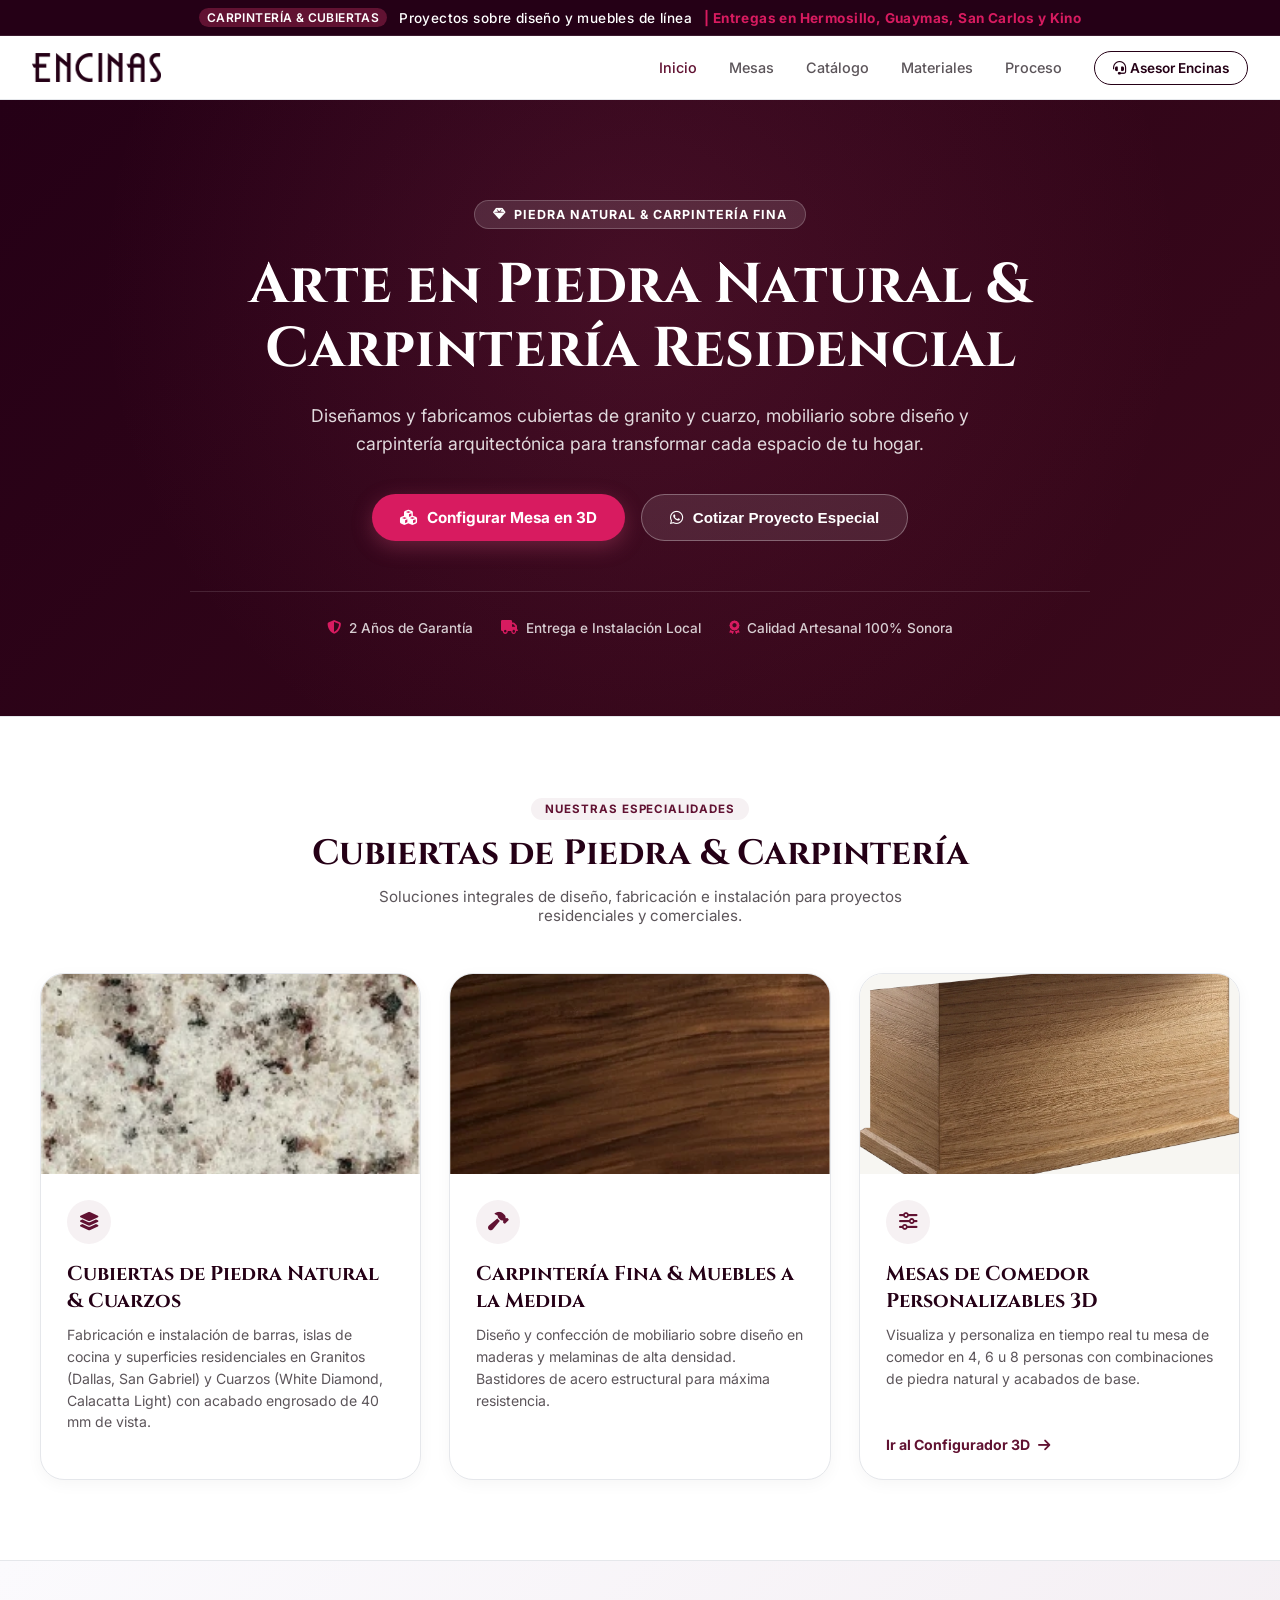
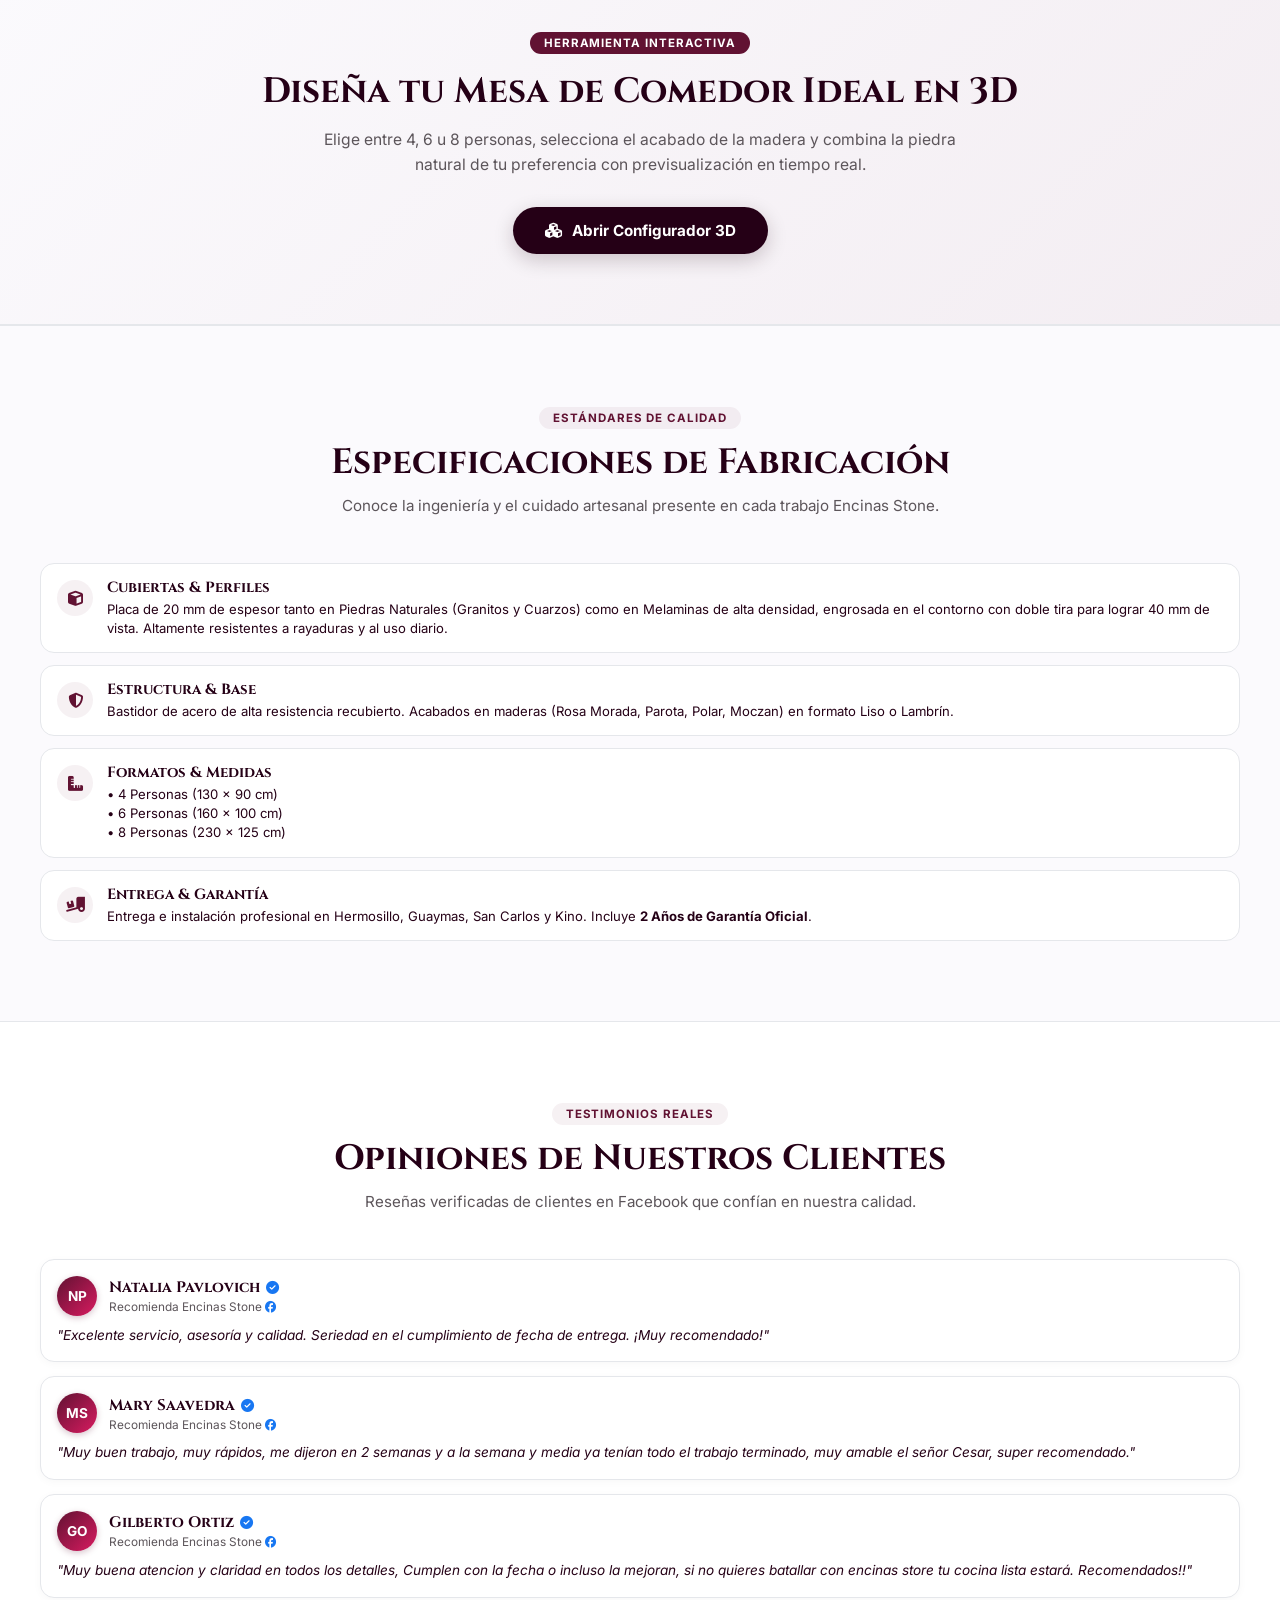
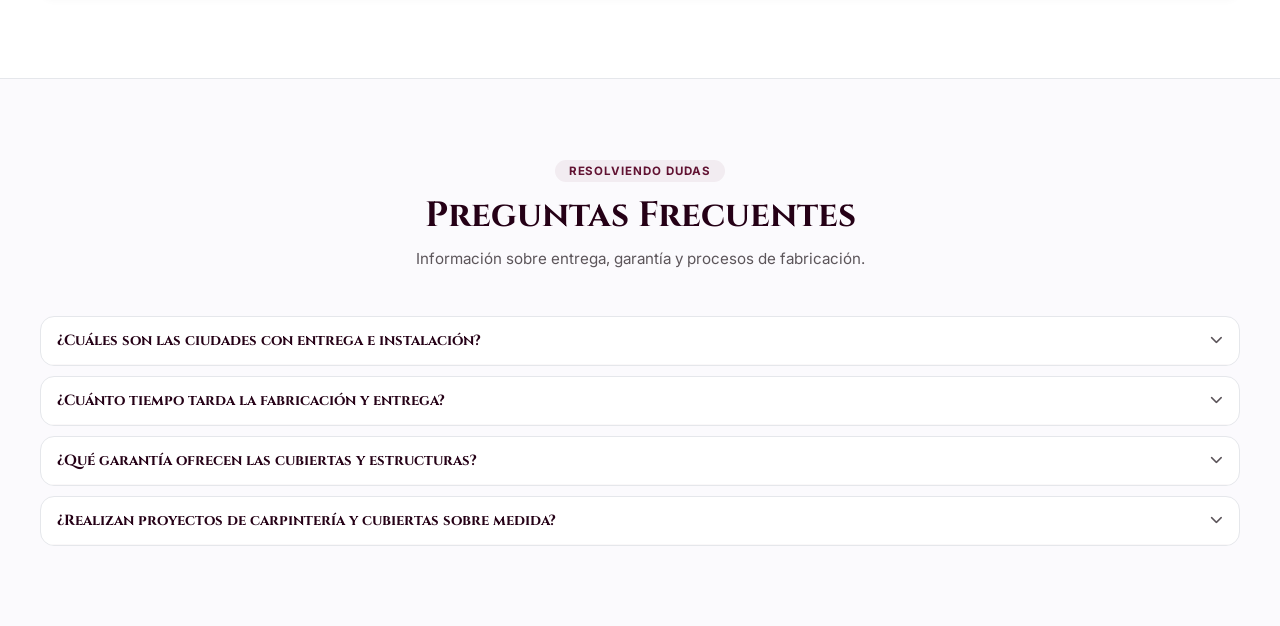
<file: index.html>
<!DOCTYPE html>
<html lang="es">
<head>
  <meta charset="UTF-8">
  <meta name="viewport" content="width=device-width, initial-scale=1.0">
  <title>Encinas Stone | Arte en Piedra Natural & Carpintería Fina</title>
  <!-- Vista previa al compartir (WhatsApp, Facebook) -->
  <meta property="og:type" content="website">
  <meta property="og:site_name" content="Encinas Stone">
  <meta property="og:title" content="Encinas Stone | Arte en Piedra Natural &amp; Carpintería Fina">
  <meta property="og:description" content="Encinas Stone: Fabricación de cubiertas de piedra natural, cuarzos, carpintería fina y mobiliario sobre diseño en Hermosillo y Sonora.">
  <meta property="og:url" content="https://encinasstone.com/">
  <meta property="og:image" content="https://encinasstone.com/assets/og-encinas.jpg">
  <meta property="og:image:width" content="1200">
  <meta property="og:image:height" content="630">
  <meta property="og:locale" content="es_MX">

  <!-- Favicon / Logo en Pestaña del Navegador -->
  <link rel="icon" type="image/png" href="assets/LOGOS/logo%20e%20con%20fondo.png">
  <link rel="shortcut icon" href="favicon.ico">
  <link rel="apple-touch-icon" href="assets/LOGOS/logo%20e%20con%20fondo.png">
  <meta name="description" content="Encinas Stone: Fabricación de cubiertas de piedra natural, cuarzos, carpintería fina y mobiliario sobre diseño en Hermosillo y Sonora.">
  
  <!-- Main Stylesheet -->
  <link rel="stylesheet" href="styles.css?v=30.0">
  
  <!-- FontAwesome Icons -->
  <link rel="stylesheet" href="https://cdnjs.cloudflare.com/ajax/libs/font-awesome/6.4.0/css/all.min.css">
  
  <!-- Google Fonts: Playfair Display + Inter -->
  <link rel="preconnect" href="https://fonts.googleapis.com">
  <link rel="preconnect" href="https://fonts.gstatic.com" crossorigin>
  <link href="https://fonts.googleapis.com/css2?family=Inter:wght@300;400;500;600;700&family=Playfair+Display:ital,wght@0,400;0,600;0,700;1,400&display=swap" rel="stylesheet">

  <!-- Meta Pixel Code (Ecommerce mesas ID: 1059963660255644) -->
  <script>
  !function(f,b,e,v,n,t,s)
  {if(f.fbq)return;n=f.fbq=function(){n.callMethod?
  n.callMethod.apply(n,arguments):n.queue.push(arguments)};
  if(!f._fbq)f._fbq=n;n.push=n;n.loaded=!0;n.version='2.0';
  n.queue=[];t=b.createElement(e);t.async=!0;
  t.src=v;s=b.getElementsByTagName(e)[0];
  s.parentNode.insertBefore(t,s)}(window, document,'script',
  'https://connect.facebook.net/en_US/fbevents.js');
  fbq('init', '1059963660255644');
  fbq('init', '2219333765612145'); // Pixel 'Encinas Stone web' (negocio Renovart, campañas)
  fbq('track', 'PageView');
  </script>
  <noscript><img height="1" width="1" style="display:none"
  src="https://www.facebook.com/tr?id=1059963660255644&ev=PageView&noscript=1"
  /></noscript>
  <noscript><img height="1" width="1" style="display:none"
  src="https://www.facebook.com/tr?id=2219333765612145&ev=PageView&noscript=1"
  /></noscript>
  <!-- End Meta Pixel Code -->

  <!-- Google Analytics 4 (propiedad "Encinas Stone", solo en el dominio oficial) -->
  <script async src="https://www.googletagmanager.com/gtag/js?id=G-V630FHVQD2"></script>
  <script>
    window.dataLayer = window.dataLayer || [];
    function gtag(){dataLayer.push(arguments);}
    if (/(^|\.)encinasstone\.com$/.test(location.hostname)) {
      gtag('js', new Date());
      gtag('config', 'G-V630FHVQD2');
    }
  </script>
</head>
<body>

  <!-- Top Announcement Bar (Tesla Style) -->
  <div class="promo-bar">
    <span class="promo-badge">Carpintería & Cubiertas</span>
    <span>Proyectos sobre diseño y muebles de línea</span>
    <strong>| Entregas en Hermosillo, Guaymas, San Carlos y Kino</strong>
  </div>

  <!-- Navigation Header with Dual Responsive Logo -->
  <header class="main-header">
    <a href="/" class="brand-logo" aria-label="Encinas Stone">
      <img src="assets/LOGOS/Recurso%202.png" alt="Encinas Stone" class="header-logo-img logo-desktop">
      <img src="assets/LOGOS/Recurso%201.png" alt="Encinas Stone" class="header-logo-img logo-mobile">
    </a>

    <!-- Mobile Hamburger Toggle Button -->
    <button class="mobile-menu-btn" id="mobile-menu-toggle" aria-label="Abrir Menú">
      <i class="fa-solid fa-bars"></i>
    </button>

    <nav class="header-nav" id="main-header-nav">
      <button class="mobile-menu-close" id="mobile-menu-close" aria-label="Cerrar Menú">&times;</button>
      <a href="/" class="nav-link active">Inicio</a>
      <a href="/mesas" class="nav-link">Mesas</a>
      <a href="/catalogo" class="nav-link">Catálogo</a>
      <a href="/materiales" class="nav-link">Materiales</a>
      <a href="/proceso" class="nav-link">Proceso</a>
      <button class="contact-btn" id="open-advisor-btn">
        <i class="fa-solid fa-headset"></i> Asesor Encinas
      </button>
    </nav>
  </header>

  <!-- HOME HERO SECTION -->
  <section class="home-hero">
    <div class="home-hero-container">
      <div class="home-hero-badge">
        <i class="fa-solid fa-gem"></i> Piedra Natural & Carpintería Fina
      </div>
      <h1 class="home-hero-title">Arte en Piedra Natural & Carpintería Residencial</h1>
      <p class="home-hero-sub">Diseñamos y fabricamos cubiertas de granito y cuarzo, mobiliario sobre diseño y carpintería arquitectónica para transformar cada espacio de tu hogar.</p>
      
      <div class="home-hero-actions">
        <a href="/mesas" class="btn-hero-primary">
          <i class="fa-solid fa-cubes"></i> Configurar Mesa en 3D
        </a>
        <button class="btn-hero-secondary" id="btn-custom-project">
          <i class="fa-brands fa-whatsapp"></i> Cotizar Proyecto Especial
        </button>
      </div>

      <!-- Trust Badges -->
      <div class="home-hero-trust">
        <div class="trust-item">
          <i class="fa-solid fa-shield-halved"></i> 2 Años de Garantía
        </div>
        <div class="trust-item">
          <i class="fa-solid fa-truck"></i> Entrega e Instalación Local
        </div>
        <div class="trust-item">
          <i class="fa-solid fa-award"></i> Calidad Artesanal 100% Sonora
        </div>
      </div>
    </div>
  </section>

  <!-- SECCIÓN 1: Especialidades & Servicios Integrales -->
  <section class="page-section">
    <div class="section-container">
      <div class="section-title-box">
        <span class="section-tag">Nuestras Especialidades</span>
        <h2 class="section-main-heading">Cubiertas de Piedra & Carpintería</h2>
        <p class="section-main-sub">Soluciones integrales de diseño, fabricación e instalación para proyectos residenciales y comerciales.</p>
      </div>

      <div class="services-grid">
        
        <!-- Servicio 1: Cubiertas de Piedra -->
        <div class="service-card">
          <div class="service-card-img">
            <img src="assets/CUBIERTAS/CUBIERTA DALLAS.webp" alt="Cubiertas de Piedra Natural">
          </div>
          <div class="service-card-body">
            <div class="service-card-icon"><i class="fa-solid fa-layer-group"></i></div>
            <h3 class="service-card-title">Cubiertas de Piedra Natural & Cuarzos</h3>
            <p class="service-card-desc">Fabricación e instalación de barras, islas de cocina y superficies residenciales en Granitos (Dallas, San Gabriel) y Cuarzos (White Diamond, Calacatta Light) con acabado engrosado de 40 mm de vista.</p>
          </div>
        </div>

        <!-- Servicio 2: Carpintería Fina -->
        <div class="service-card">
          <div class="service-card-img">
            <img src="assets/BASES/BASE PAROTA.webp" alt="Carpintería Fina & Muebles sobre Diseño">
          </div>
          <div class="service-card-body">
            <div class="service-card-icon"><i class="fa-solid fa-hammer"></i></div>
            <h3 class="service-card-title">Carpintería Fina & Muebles a la Medida</h3>
            <p class="service-card-desc">Diseño y confección de mobiliario sobre diseño en maderas y melaminas de alta densidad. Bastidores de acero estructural para máxima resistencia.</p>
          </div>
        </div>

        <!-- Servicio 3: Mesas Personalizables 3D -->
        <div class="service-card service-card-highlight">
          <div class="service-card-img">
            <img src="assets/BASES/AMPLIA ROSA.webp" alt="Configurador 3D de Mesas de Comedor">
          </div>
          <div class="service-card-body">
            <div class="service-card-icon"><i class="fa-solid fa-sliders"></i></div>
            <h3 class="service-card-title">Mesas de Comedor Personalizables 3D</h3>
            <p class="service-card-desc">Visualiza y personaliza en tiempo real tu mesa de comedor en 4, 6 u 8 personas con combinaciones de piedra natural y acabados de base.</p>
            <a href="/mesas" class="btn-card-link">Ir al Configurador 3D <i class="fa-solid fa-arrow-right"></i></a>
          </div>
        </div>

      </div>
    </div>
  </section>

  <!-- BANNER DESTACADO: CONFIGURADOR DE MESAS 3D -->
  <section class="teaser-banner">
    <div class="teaser-container">
      <div class="teaser-content">
        <span class="teaser-badge">Herramienta Interactiva</span>
        <h2 class="teaser-title">Diseña tu Mesa de Comedor Ideal en 3D</h2>
        <p class="teaser-desc">Elige entre 4, 6 u 8 personas, selecciona el acabado de la madera y combina la piedra natural de tu preferencia con previsualización en tiempo real.</p>
        <a href="/mesas" class="btn-teaser-action">
          <i class="fa-solid fa-cubes"></i> Abrir Configurador 3D
        </a>
      </div>
    </div>
  </section>

  <!-- SECCIÓN FICHA TÉCNICA -->
  <section class="page-section section-alt">
    <div class="section-container">
      <div class="section-title-box">
        <span class="section-tag">Estándares de Calidad</span>
        <h2 class="section-main-heading">Especificaciones de Fabricación</h2>
        <p class="section-main-sub">Conoce la ingeniería y el cuidado artesanal presente en cada trabajo Encinas Stone.</p>
      </div>

      <div class="specs-grid">
        <div class="spec-card">
          <div class="spec-icon"><i class="fa-solid fa-cube"></i></div>
          <div class="spec-info">
            <h4 class="spec-label">Cubiertas & Perfiles</h4>
            <p class="spec-desc">Placa de 20 mm de espesor tanto en Piedras Naturales (Granitos y Cuarzos) como en Melaminas de alta densidad, engrosada en el contorno con doble tira para lograr 40 mm de vista. Altamente resistentes a rayaduras y al uso diario.</p>
          </div>
        </div>

        <div class="spec-card">
          <div class="spec-icon"><i class="fa-solid fa-shield-halved"></i></div>
          <div class="spec-info">
            <h4 class="spec-label">Estructura & Base</h4>
            <p class="spec-desc">Bastidor de acero de alta resistencia recubierto. Acabados en maderas (Rosa Morada, Parota, Polar, Moczan) en formato Liso o Lambrín.</p>
          </div>
        </div>

        <div class="spec-card">
          <div class="spec-icon"><i class="fa-solid fa-ruler-combined"></i></div>
          <div class="spec-info">
            <h4 class="spec-label">Formatos & Medidas</h4>
            <p class="spec-desc">
              • 4 Personas (130 x 90 cm)<br>
              • 6 Personas (160 x 100 cm)<br>
              • 8 Personas (230 x 125 cm)
            </p>
          </div>
        </div>

        <div class="spec-card">
          <div class="spec-icon"><i class="fa-solid fa-truck-ramp-box"></i></div>
          <div class="spec-info">
            <h4 class="spec-label">Entrega & Garantía</h4>
            <p class="spec-desc">Entrega e instalación profesional en Hermosillo, Guaymas, San Carlos y Kino. Incluye <strong>2 Años de Garantía Oficial</strong>.</p>
          </div>
        </div>
      </div>

    </div>
  </section>

  <!-- RESEÑAS VERIFICADAS DE FACEBOOK -->
  <section class="page-section">
    <div class="section-container">
      <div class="section-title-box">
        <span class="section-tag">Testimonios Reales</span>
        <h2 class="section-main-heading">Opiniones de Nuestros Clientes</h2>
        <p class="section-main-sub">Reseñas verificadas de clientes en Facebook que confían en nuestra calidad.</p>
      </div>

      <div class="reviews-feed">
        
        <div class="review-card">
          <div class="review-user-header">
            <div class="review-avatar">NP</div>
            <div class="review-user-info">
              <div class="review-author-row">
                <span class="review-author">Natalia Pavlovich</span>
                <i class="fa-solid fa-circle-check verify-badge" title="Cliente Verificado"></i>
              </div>
              <span class="review-recommend">Recomienda Encinas Stone <i class="fa-brands fa-facebook fb-mini-icon"></i></span>
            </div>
          </div>
          <p class="review-text">"Excelente servicio, asesoría y calidad. Seriedad en el cumplimiento de fecha de entrega. ¡Muy recomendado!"</p>
        </div>

        <div class="review-card">
          <div class="review-user-header">
            <div class="review-avatar">MS</div>
            <div class="review-user-info">
              <div class="review-author-row">
                <span class="review-author">Mary Saavedra</span>
                <i class="fa-solid fa-circle-check verify-badge" title="Cliente Verificado"></i>
              </div>
              <span class="review-recommend">Recomienda Encinas Stone <i class="fa-brands fa-facebook fb-mini-icon"></i></span>
            </div>
          </div>
          <p class="review-text">"Muy buen trabajo, muy rápidos, me dijeron en 2 semanas y a la semana y media ya tenían todo el trabajo terminado, muy amable el señor Cesar, super recomendado."</p>
        </div>

        <div class="review-card">
          <div class="review-user-header">
            <div class="review-avatar">GO</div>
            <div class="review-user-info">
              <div class="review-author-row">
                <span class="review-author">Gilberto Ortiz</span>
                <i class="fa-solid fa-circle-check verify-badge" title="Cliente Verificado"></i>
              </div>
              <span class="review-recommend">Recomienda Encinas Stone <i class="fa-brands fa-facebook fb-mini-icon"></i></span>
            </div>
          </div>
          <p class="review-text">"Muy buena atencion y claridad en todos los detalles, Cumplen con la fecha o incluso la mejoran, si no quieres batallar con encinas store tu cocina lista estará. Recomendados!!"</p>
        </div>

      </div>
    </div>
  </section>

  <!-- PREGUNTAS FRECUENTES (FAQ) -->
  <section class="page-section section-alt">
    <div class="section-container">
      <div class="section-title-box">
        <span class="section-tag">Resolviendo Dudas</span>
        <h2 class="section-main-heading">Preguntas Frecuentes</h2>
        <p class="section-main-sub">Información sobre entrega, garantía y procesos de fabricación.</p>
      </div>

      <div class="faq-accordion">
        <div class="faq-item">
          <button class="faq-question">
            <span>¿Cuáles son las ciudades con entrega e instalación?</span>
            <i class="fa-solid fa-chevron-down faq-icon"></i>
          </button>
          <div class="faq-answer">
            <p>Ofrecemos entrega e instalación directa en <strong>Hermosillo, Guaymas, San Carlos y Bahía de Kino</strong> (Sonora).</p>
          </div>
        </div>

        <div class="faq-item">
          <button class="faq-question">
            <span>¿Cuánto tiempo tarda la fabricación y entrega?</span>
            <i class="fa-solid fa-chevron-down faq-icon"></i>
          </button>
          <div class="faq-answer">
            <p>El tiempo estimado de fabricación artesanal, ensamblado y pulido es de <strong>15 días hábiles</strong>. Te notificamos en cada avance.</p>
          </div>
        </div>

        <div class="faq-item">
          <button class="faq-question">
            <span>¿Qué garantía ofrecen las cubiertas y estructuras?</span>
            <i class="fa-solid fa-chevron-down faq-icon"></i>
          </button>
          <div class="faq-answer">
            <p>Contamos con <strong>2 Años de Garantía Oficial Encinas Stone</strong>. Nuestras cubiertas de piedra y melamina son altamente resistentes a rayaduras y al uso diario.</p>
          </div>
        </div>

        <div class="faq-item">
          <button class="faq-question">
            <span>¿Realizan proyectos de carpintería y cubiertas sobre medida?</span>
            <i class="fa-solid fa-chevron-down faq-icon"></i>
          </button>
          <div class="faq-answer">
            <p>¡Por supuesto! Diseñamos proyectos residenciales a la medida. Puedes dar clic en <strong>"Asesor Encinas"</strong> o contactarnos por WhatsApp al <strong>662 413 4300</strong>.</p>
          </div>
        </div>
      </div>

    </div>
  </section>

  <script>
    document.addEventListener('DOMContentLoaded', () => {
      // Mobile Hamburger Toggle
      const mobileToggle = document.getElementById('mobile-menu-toggle');
      const mobileClose = document.getElementById('mobile-menu-close');
      const headerNav = document.getElementById('main-header-nav');

      if (mobileToggle && headerNav) {
        mobileToggle.addEventListener('click', (e) => {
          e.preventDefault();
          headerNav.classList.add('mobile-active');
        });
      }

      if (mobileClose && headerNav) {
        mobileClose.addEventListener('click', (e) => {
          e.preventDefault();
          headerNav.classList.remove('mobile-active');
        });
      }

      // FAQ Accordion
      document.querySelectorAll('.faq-question').forEach(btn => {
        btn.addEventListener('click', () => {
          const parent = btn.closest('.faq-item');
          const isActive = parent.classList.contains('active');
          document.querySelectorAll('.faq-item').forEach(i => i.classList.remove('active'));
          if (!isActive) parent.classList.add('active');
        });
      });

      // WhatsApp Buttons
      const openAdvisorBtn = document.getElementById('open-advisor-btn');
      if (openAdvisorBtn) {
        openAdvisorBtn.addEventListener('click', () => {
          if (window.fbq) window.fbq('track', 'Contact', { content_name: 'Asesor Encinas - Inicio' });
          if (window.gtag) window.gtag('event', 'contact', { method: 'whatsapp', boton: 'Asesor Encinas - Inicio' });
          window.open('https://wa.me/526624134300?text=' + encodeURIComponent('¡Hola Encinas Stone! Deseo consultar información sobre proyectos de carpintería y cubiertas.'), '_blank');
        });
      }

      const btnCustomProject = document.getElementById('btn-custom-project');
      if (btnCustomProject) {
        btnCustomProject.addEventListener('click', () => {
          if (window.fbq) window.fbq('track', 'Contact', { content_name: 'Cotizar Proyecto Especial' });
          if (window.gtag) window.gtag('event', 'contact', { method: 'whatsapp', boton: 'Cotizar Proyecto Especial' });
          window.open('https://wa.me/526624134300?text=' + encodeURIComponent('¡Hola Encinas Stone! Me gustaría cotizar un proyecto especial de carpintería o cubierta sobre diseño.'), '_blank');
        });
      }
    });
  </script>

</body>
</html>
</file>
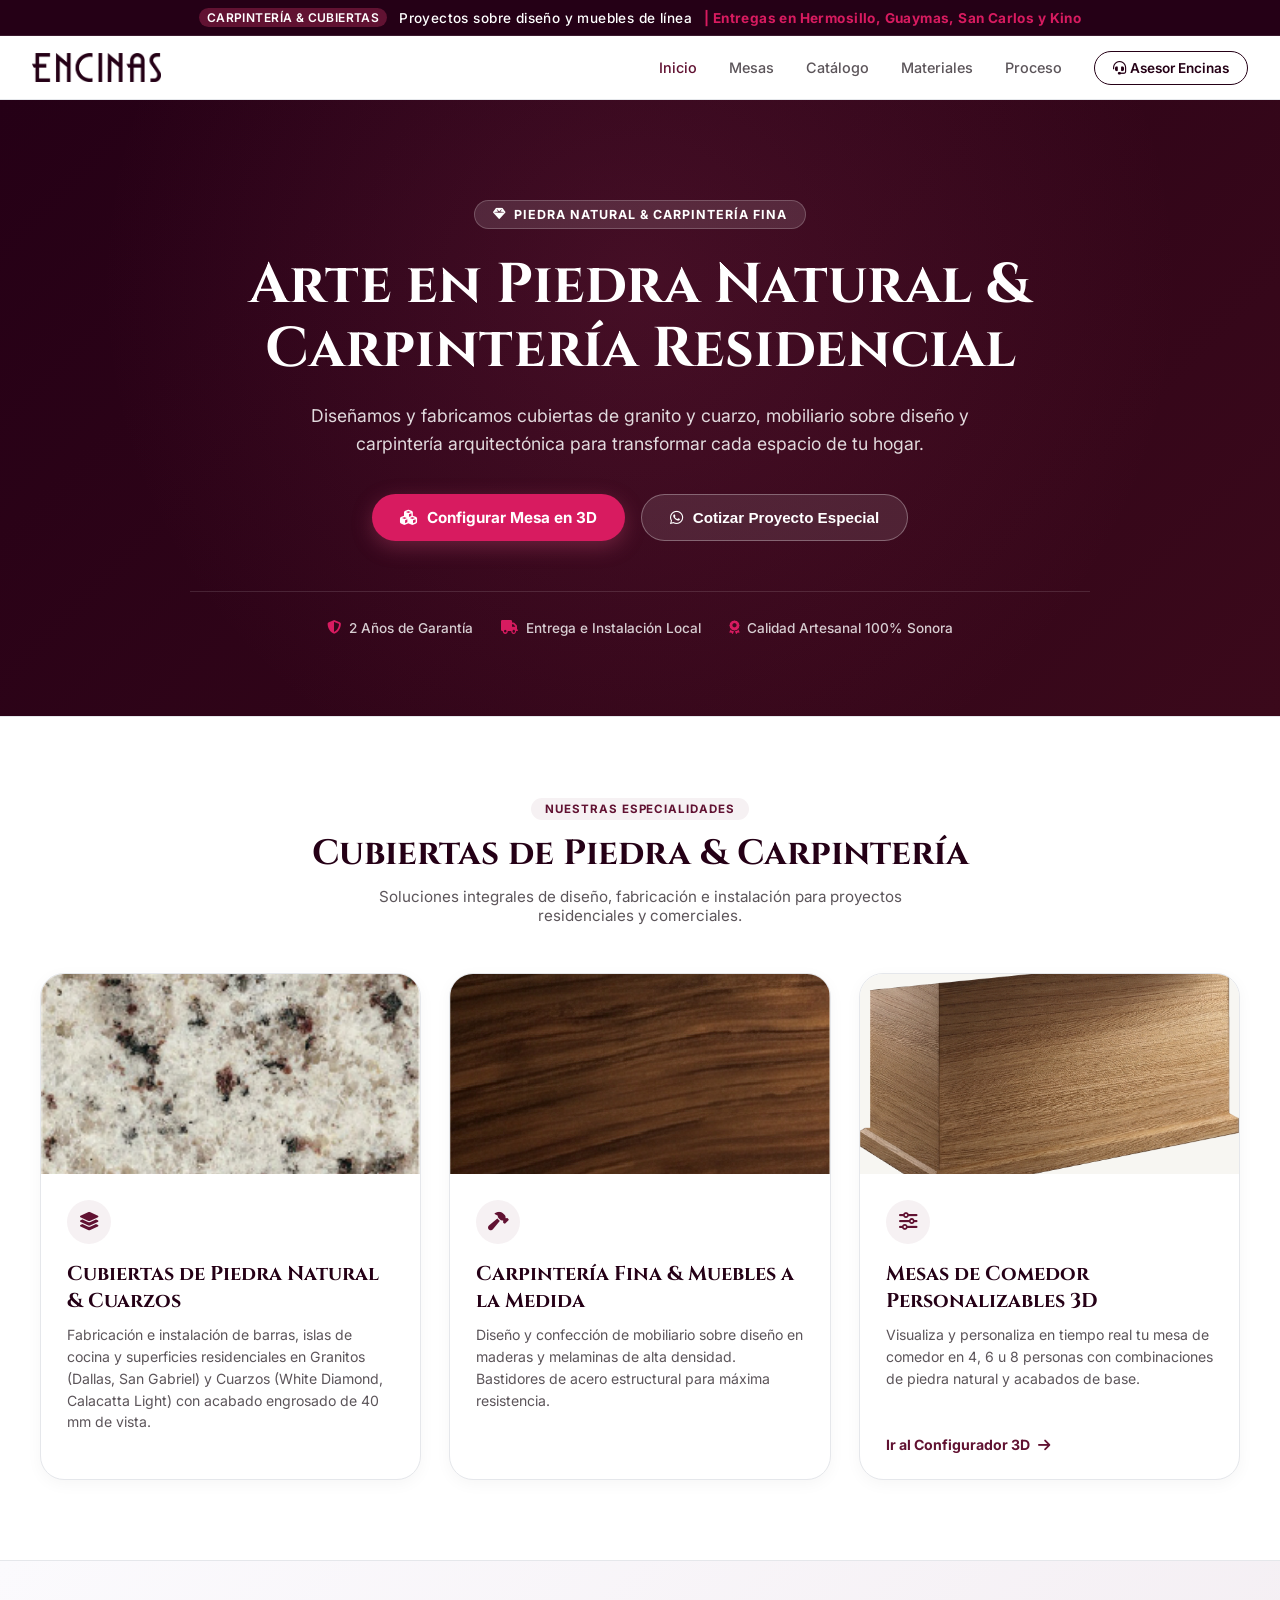
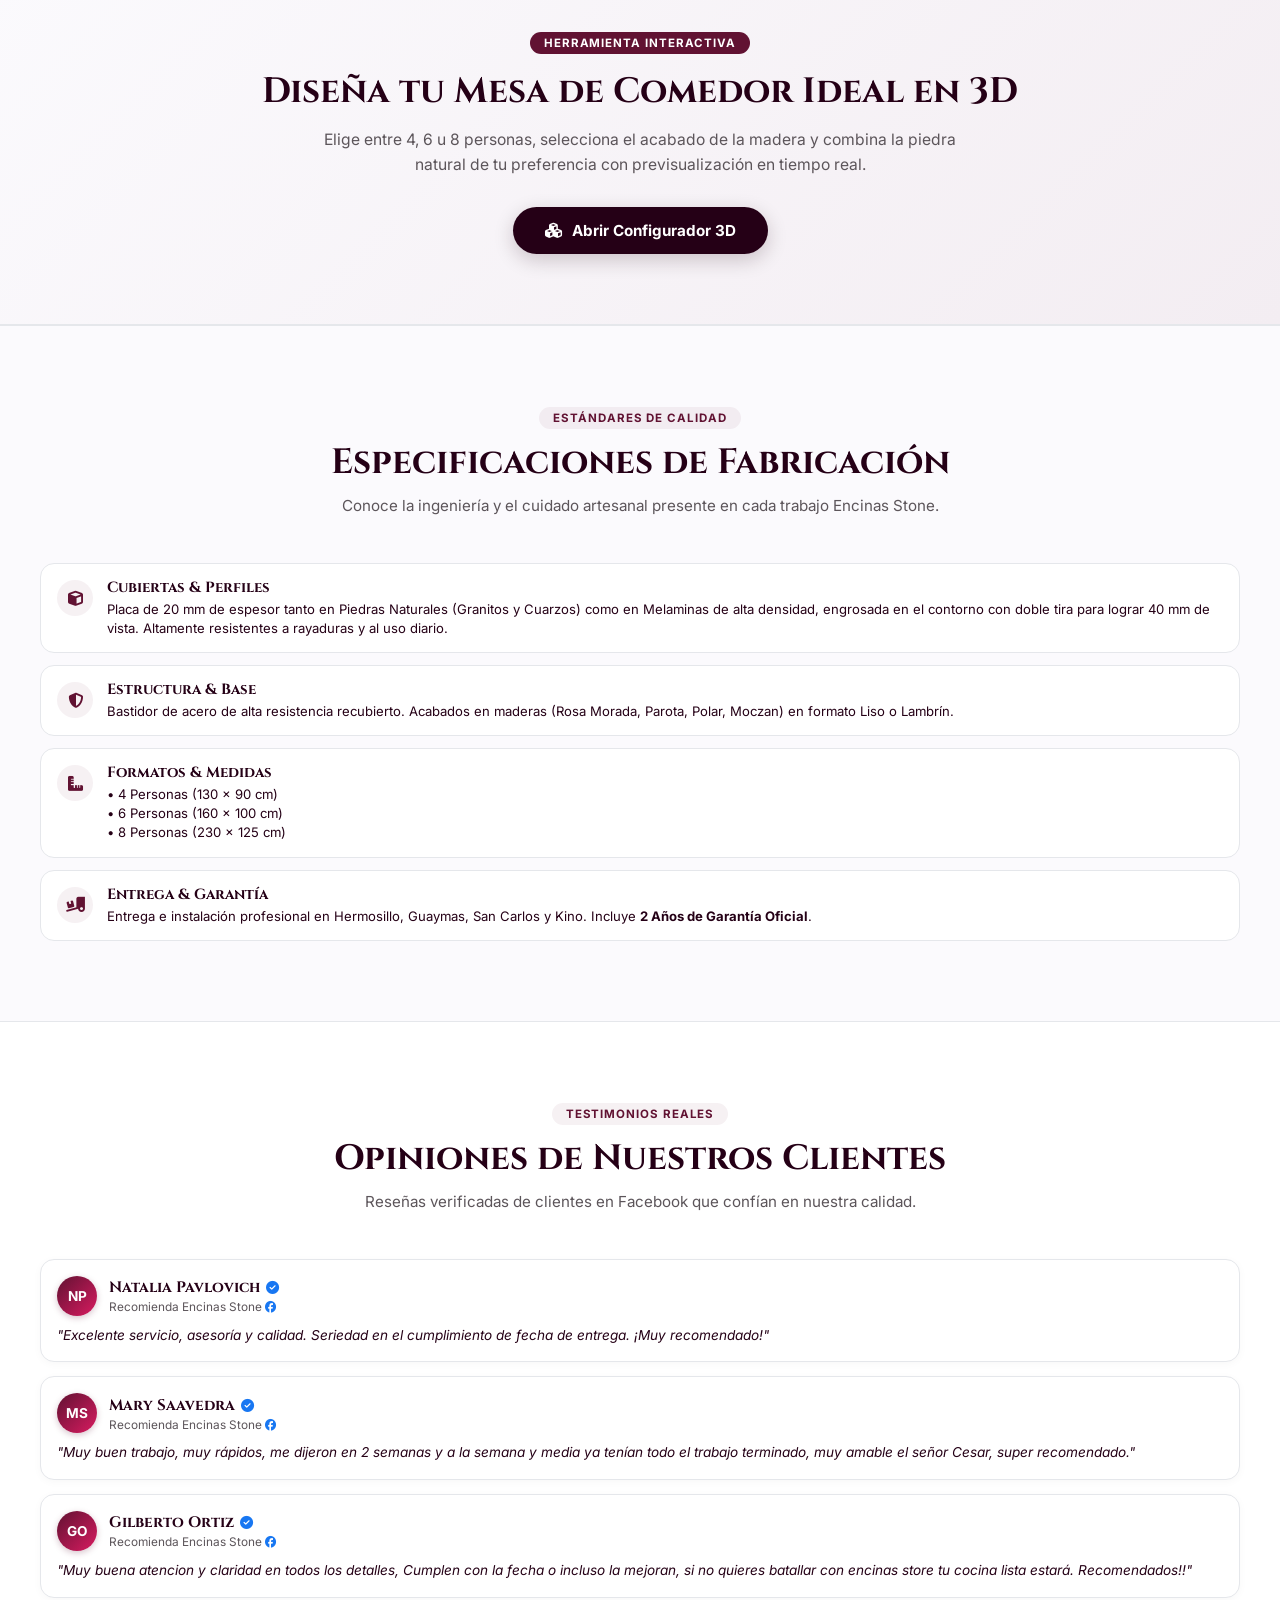
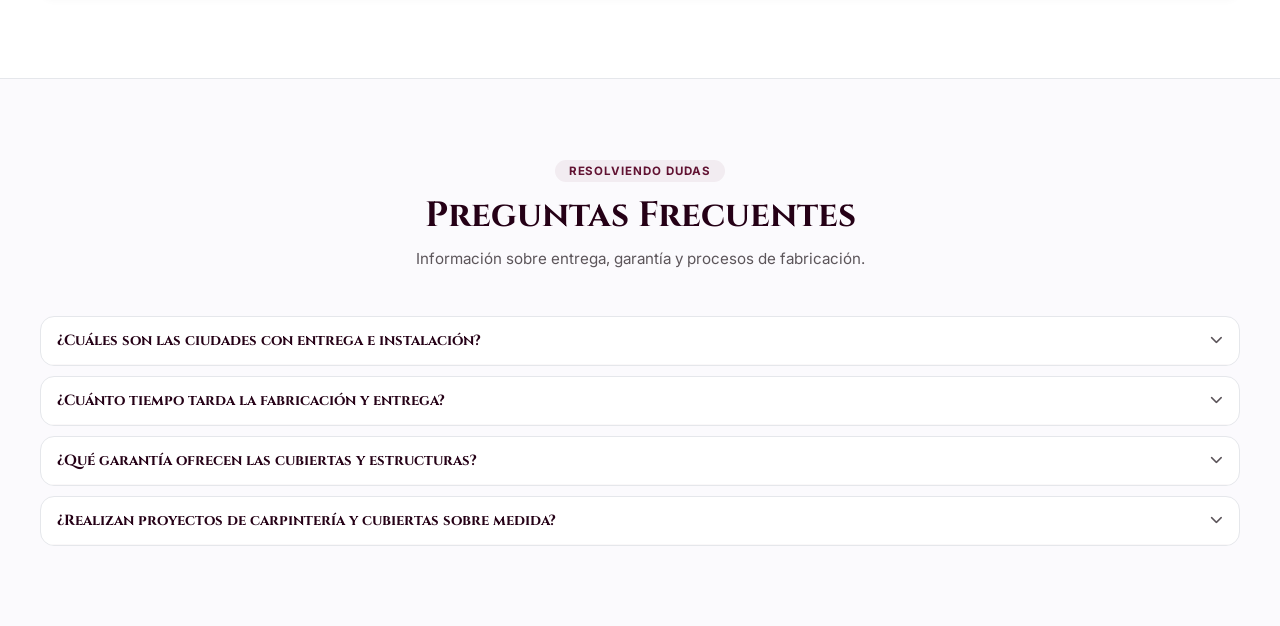
<file: ECOMMERCE ENCINAS STONE/index.html>
<!DOCTYPE html>
<html lang="es">
<head>
  <meta charset="UTF-8">
  <meta name="viewport" content="width=device-width, initial-scale=1.0">
  <title>Encinas Stone | Arte en Piedra Natural & Carpintería Fina</title>

  <!-- Favicon / Logo en Pestaña del Navegador -->
  <link rel="icon" type="image/png" href="assets/LOGOS/logo%20e%20con%20fondo.png">
  <link rel="shortcut icon" href="favicon.ico">
  <link rel="apple-touch-icon" href="assets/LOGOS/logo%20e%20con%20fondo.png">
  <meta name="description" content="Encinas Stone: Fabricación de cubiertas de piedra natural, cuarzos, carpintería fina y mobiliario sobre diseño en Hermosillo y Sonora.">
  
  <!-- Main Stylesheet -->
  <link rel="stylesheet" href="styles.css?v=27.0">
  
  <!-- FontAwesome Icons -->
  <link rel="stylesheet" href="https://cdnjs.cloudflare.com/ajax/libs/font-awesome/6.4.0/css/all.min.css">
  
  <!-- Google Fonts: Playfair Display + Inter -->
  <link rel="preconnect" href="https://fonts.googleapis.com">
  <link rel="preconnect" href="https://fonts.gstatic.com" crossorigin>
  <link href="https://fonts.googleapis.com/css2?family=Inter:wght@300;400;500;600;700&family=Playfair+Display:ital,wght@0,400;0,600;0,700;1,400&display=swap" rel="stylesheet">
</head>
<body>

  <!-- Top Announcement Bar (Tesla Style) -->
  <div class="promo-bar">
    <span class="promo-badge">Carpintería & Cubiertas</span>
    <span>Proyectos sobre diseño y muebles de línea</span>
    <strong>| Entregas en Hermosillo, Guaymas, San Carlos y Kino</strong>
  </div>

  <!-- Navigation Header with Dual Responsive Logo -->
  <header class="main-header">
    <a href="index.html" class="brand-logo" aria-label="Encinas Stone">
      <img src="assets/LOGOS/Recurso%202.png" alt="Encinas Stone" class="header-logo-img logo-desktop">
      <img src="assets/LOGOS/Recurso%201.png" alt="Encinas Stone" class="header-logo-img logo-mobile">
    </a>

    <!-- Mobile Hamburger Toggle Button -->
    <button class="mobile-menu-btn" id="mobile-menu-toggle" aria-label="Abrir Menú">
      <i class="fa-solid fa-bars"></i>
    </button>

    <nav class="header-nav" id="main-header-nav">
      <button class="mobile-menu-close" id="mobile-menu-close" aria-label="Cerrar Menú">&times;</button>
      <a href="index.html" class="nav-link active">Inicio</a>
      <a href="mesas.html" class="nav-link">Mesas</a>
      <a href="catalogo.html" class="nav-link">Catálogo</a>
      <a href="materiales.html" class="nav-link">Materiales</a>
      <a href="proceso.html" class="nav-link">Proceso</a>
      <button class="contact-btn" id="open-advisor-btn">
        <i class="fa-solid fa-headset"></i> Asesor Encinas
      </button>
    </nav>
  </header>

  <!-- HOME HERO SECTION -->
  <section class="home-hero">
    <div class="home-hero-container">
      <div class="home-hero-badge">
        <i class="fa-solid fa-gem"></i> Piedra Natural & Carpintería Fina
      </div>
      <h1 class="home-hero-title">Arte en Piedra Natural & Carpintería Residencial</h1>
      <p class="home-hero-sub">Diseñamos y fabricamos cubiertas de granito y cuarzo, mobiliario sobre diseño y carpintería arquitectónica para transformar cada espacio de tu hogar.</p>
      
      <div class="home-hero-actions">
        <a href="mesas.html" class="btn-hero-primary">
          <i class="fa-solid fa-cubes"></i> Configurar Mesa en 3D
        </a>
        <button class="btn-hero-secondary" id="btn-custom-project">
          <i class="fa-brands fa-whatsapp"></i> Cotizar Proyecto Especial
        </button>
      </div>

      <!-- Trust Badges -->
      <div class="home-hero-trust">
        <div class="trust-item">
          <i class="fa-solid fa-shield-halved"></i> 2 Años de Garantía
        </div>
        <div class="trust-item">
          <i class="fa-solid fa-truck"></i> Entrega e Instalación Local
        </div>
        <div class="trust-item">
          <i class="fa-solid fa-award"></i> Calidad Artesanal 100% Sonora
        </div>
      </div>
    </div>
  </section>

  <!-- SECCIÓN 1: Especialidades & Servicios Integrales -->
  <section class="page-section">
    <div class="section-container">
      <div class="section-title-box">
        <span class="section-tag">Nuestras Especialidades</span>
        <h2 class="section-main-heading">Cubiertas de Piedra & Carpintería</h2>
        <p class="section-main-sub">Soluciones integrales de diseño, fabricación e instalación para proyectos residenciales y comerciales.</p>
      </div>

      <div class="services-grid">
        
        <!-- Servicio 1: Cubiertas de Piedra -->
        <div class="service-card">
          <div class="service-card-img">
            <img src="assets/CUBIERTAS/CUBIERTA DALLAS.png" alt="Cubiertas de Piedra Natural">
          </div>
          <div class="service-card-body">
            <div class="service-card-icon"><i class="fa-solid fa-layer-group"></i></div>
            <h3 class="service-card-title">Cubiertas de Piedra Natural & Cuarzos</h3>
            <p class="service-card-desc">Fabricación e instalación de barras, islas de cocina y superficies residenciales en Granitos (Dallas, San Gabriel) y Cuarzos (White Diamond, Calacatta Light) con acabado engrosado de 40 mm de vista.</p>
          </div>
        </div>

        <!-- Servicio 2: Carpintería Fina -->
        <div class="service-card">
          <div class="service-card-img">
            <img src="assets/BASES/BASE PAROTA.png" alt="Carpintería Fina & Muebles sobre Diseño">
          </div>
          <div class="service-card-body">
            <div class="service-card-icon"><i class="fa-solid fa-hammer"></i></div>
            <h3 class="service-card-title">Carpintería Fina & Muebles a la Medida</h3>
            <p class="service-card-desc">Diseño y confección de mobiliario sobre diseño en maderas y melaminas de alta densidad. Bastidores de acero estructural para máxima resistencia.</p>
          </div>
        </div>

        <!-- Servicio 3: Mesas Personalizables 3D -->
        <div class="service-card service-card-highlight">
          <div class="service-card-img">
            <img src="assets/BASES/AMPLIA ROSA.png" alt="Configurador 3D de Mesas de Comedor">
          </div>
          <div class="service-card-body">
            <div class="service-card-icon"><i class="fa-solid fa-sliders"></i></div>
            <h3 class="service-card-title">Mesas de Comedor Personalizables 3D</h3>
            <p class="service-card-desc">Visualiza y personaliza en tiempo real tu mesa de comedor en 4, 6 u 8 personas con combinaciones de piedra natural y acabados de base.</p>
            <a href="mesas.html" class="btn-card-link">Ir al Configurador 3D <i class="fa-solid fa-arrow-right"></i></a>
          </div>
        </div>

      </div>
    </div>
  </section>

  <!-- BANNER DESTACADO: CONFIGURADOR DE MESAS 3D -->
  <section class="teaser-banner">
    <div class="teaser-container">
      <div class="teaser-content">
        <span class="teaser-badge">Herramienta Interactiva</span>
        <h2 class="teaser-title">Diseña tu Mesa de Comedor Ideal en 3D</h2>
        <p class="teaser-desc">Elige entre 4, 6 u 8 personas, selecciona el acabado de la madera y combina la piedra natural de tu preferencia con previsualización en tiempo real.</p>
        <a href="mesas.html" class="btn-teaser-action">
          <i class="fa-solid fa-cubes"></i> Abrir Configurador 3D
        </a>
      </div>
    </div>
  </section>

  <!-- SECCIÓN FICHA TÉCNICA -->
  <section class="page-section section-alt">
    <div class="section-container">
      <div class="section-title-box">
        <span class="section-tag">Estándares de Calidad</span>
        <h2 class="section-main-heading">Especificaciones de Fabricación</h2>
        <p class="section-main-sub">Conoce la ingeniería y el cuidado artesanal presente en cada trabajo Encinas Stone.</p>
      </div>

      <div class="specs-grid">
        <div class="spec-card">
          <div class="spec-icon"><i class="fa-solid fa-cube"></i></div>
          <div class="spec-info">
            <h4 class="spec-label">Cubiertas & Perfiles</h4>
            <p class="spec-desc">Placa de 20 mm de espesor tanto en Piedras Naturales (Granitos y Cuarzos) como en Melaminas de alta densidad, engrosada en el contorno con doble tira para lograr 40 mm de vista. Altamente resistentes a rayaduras y al uso diario.</p>
          </div>
        </div>

        <div class="spec-card">
          <div class="spec-icon"><i class="fa-solid fa-shield-halved"></i></div>
          <div class="spec-info">
            <h4 class="spec-label">Estructura & Base</h4>
            <p class="spec-desc">Bastidor de acero de alta resistencia recubierto. Acabados en maderas (Rosa Morada, Parota, Polar, Moczan) en formato Liso o Lambrín.</p>
          </div>
        </div>

        <div class="spec-card">
          <div class="spec-icon"><i class="fa-solid fa-ruler-combined"></i></div>
          <div class="spec-info">
            <h4 class="spec-label">Formatos & Medidas</h4>
            <p class="spec-desc">
              • 4 Personas (130 x 90 cm)<br>
              • 6 Personas (160 x 100 cm)<br>
              • 8 Personas (230 x 125 cm)
            </p>
          </div>
        </div>

        <div class="spec-card">
          <div class="spec-icon"><i class="fa-solid fa-truck-ramp-box"></i></div>
          <div class="spec-info">
            <h4 class="spec-label">Entrega & Garantía</h4>
            <p class="spec-desc">Entrega e instalación profesional en Hermosillo, Guaymas, San Carlos y Kino. Incluye <strong>2 Años de Garantía Oficial</strong>.</p>
          </div>
        </div>
      </div>

    </div>
  </section>

  <!-- RESEÑAS VERIFICADAS DE FACEBOOK -->
  <section class="page-section">
    <div class="section-container">
      <div class="section-title-box">
        <span class="section-tag">Testimonios Reales</span>
        <h2 class="section-main-heading">Opiniones de Nuestros Clientes</h2>
        <p class="section-main-sub">Reseñas verificadas de clientes en Facebook que confían en nuestra calidad.</p>
      </div>

      <div class="reviews-feed">
        
        <div class="review-card">
          <div class="review-user-header">
            <div class="review-avatar">NP</div>
            <div class="review-user-info">
              <div class="review-author-row">
                <span class="review-author">Natalia Pavlovich</span>
                <i class="fa-solid fa-circle-check verify-badge" title="Cliente Verificado"></i>
              </div>
              <span class="review-recommend">Recomienda Encinas Stone <i class="fa-brands fa-facebook fb-mini-icon"></i></span>
            </div>
          </div>
          <p class="review-text">"Excelente servicio, asesoría y calidad. Seriedad en el cumplimiento de fecha de entrega. ¡Muy recomendado!"</p>
        </div>

        <div class="review-card">
          <div class="review-user-header">
            <div class="review-avatar">MS</div>
            <div class="review-user-info">
              <div class="review-author-row">
                <span class="review-author">Mary Saavedra</span>
                <i class="fa-solid fa-circle-check verify-badge" title="Cliente Verificado"></i>
              </div>
              <span class="review-recommend">Recomienda Encinas Stone <i class="fa-brands fa-facebook fb-mini-icon"></i></span>
            </div>
          </div>
          <p class="review-text">"Muy buen trabajo, muy rápidos, me dijeron en 2 semanas y a la semana y media ya tenían todo el trabajo terminado, muy amable el señor Cesar, super recomendado."</p>
        </div>

        <div class="review-card">
          <div class="review-user-header">
            <div class="review-avatar">GO</div>
            <div class="review-user-info">
              <div class="review-author-row">
                <span class="review-author">Gilberto Ortiz</span>
                <i class="fa-solid fa-circle-check verify-badge" title="Cliente Verificado"></i>
              </div>
              <span class="review-recommend">Recomienda Encinas Stone <i class="fa-brands fa-facebook fb-mini-icon"></i></span>
            </div>
          </div>
          <p class="review-text">"Muy buena atencion y claridad en todos los detalles, Cumplen con la fecha o incluso la mejoran, si no quieres batallar con encinas store tu cocina lista estará. Recomendados!!"</p>
        </div>

      </div>
    </div>
  </section>

  <!-- PREGUNTAS FRECUENTES (FAQ) -->
  <section class="page-section section-alt">
    <div class="section-container">
      <div class="section-title-box">
        <span class="section-tag">Resolviendo Dudas</span>
        <h2 class="section-main-heading">Preguntas Frecuentes</h2>
        <p class="section-main-sub">Información sobre entrega, garantía y procesos de fabricación.</p>
      </div>

      <div class="faq-accordion">
        <div class="faq-item">
          <button class="faq-question">
            <span>¿Cuáles son las ciudades con entrega e instalación?</span>
            <i class="fa-solid fa-chevron-down faq-icon"></i>
          </button>
          <div class="faq-answer">
            <p>Ofrecemos entrega e instalación directa en <strong>Hermosillo, Guaymas, San Carlos y Bahía de Kino</strong> (Sonora).</p>
          </div>
        </div>

        <div class="faq-item">
          <button class="faq-question">
            <span>¿Cuánto tiempo tarda la fabricación y entrega?</span>
            <i class="fa-solid fa-chevron-down faq-icon"></i>
          </button>
          <div class="faq-answer">
            <p>El tiempo estimado de fabricación artesanal, ensamblado y pulido es de <strong>15 días hábiles</strong>. Te notificamos en cada avance.</p>
          </div>
        </div>

        <div class="faq-item">
          <button class="faq-question">
            <span>¿Qué garantía ofrecen las cubiertas y estructuras?</span>
            <i class="fa-solid fa-chevron-down faq-icon"></i>
          </button>
          <div class="faq-answer">
            <p>Contamos con <strong>2 Años de Garantía Oficial Encinas Stone</strong>. Nuestras cubiertas de piedra y melamina son altamente resistentes a rayaduras y al uso diario.</p>
          </div>
        </div>

        <div class="faq-item">
          <button class="faq-question">
            <span>¿Realizan proyectos de carpintería y cubiertas sobre medida?</span>
            <i class="fa-solid fa-chevron-down faq-icon"></i>
          </button>
          <div class="faq-answer">
            <p>¡Por supuesto! Diseñamos proyectos residenciales a la medida. Puedes dar clic en <strong>"Asesor Encinas"</strong> o contactarnos por WhatsApp al <strong>662 413 4300</strong>.</p>
          </div>
        </div>
      </div>

    </div>
  </section>

  <script>
    document.addEventListener('DOMContentLoaded', () => {
      // Mobile Hamburger Toggle
      const mobileToggle = document.getElementById('mobile-menu-toggle');
      const mobileClose = document.getElementById('mobile-menu-close');
      const headerNav = document.getElementById('main-header-nav');

      if (mobileToggle && headerNav) {
        mobileToggle.addEventListener('click', (e) => {
          e.preventDefault();
          headerNav.classList.add('mobile-active');
        });
      }

      if (mobileClose && headerNav) {
        mobileClose.addEventListener('click', (e) => {
          e.preventDefault();
          headerNav.classList.remove('mobile-active');
        });
      }

      // FAQ Accordion
      document.querySelectorAll('.faq-question').forEach(btn => {
        btn.addEventListener('click', () => {
          const parent = btn.closest('.faq-item');
          const isActive = parent.classList.contains('active');
          document.querySelectorAll('.faq-item').forEach(i => i.classList.remove('active'));
          if (!isActive) parent.classList.add('active');
        });
      });

      // WhatsApp Buttons
      const openAdvisorBtn = document.getElementById('open-advisor-btn');
      if (openAdvisorBtn) {
        openAdvisorBtn.addEventListener('click', () => {
          window.open('https://wa.me/526624134300?text=' + encodeURIComponent('¡Hola Encinas Stone! Deseo consultar información sobre proyectos de carpintería y cubiertas.'), '_blank');
        });
      }

      const btnCustomProject = document.getElementById('btn-custom-project');
      if (btnCustomProject) {
        btnCustomProject.addEventListener('click', () => {
          window.open('https://wa.me/526624134300?text=' + encodeURIComponent('¡Hola Encinas Stone! Me gustaría cotizar un proyecto especial de carpintería o cubierta sobre diseño.'), '_blank');
        });
      }
    });
  </script>

</body>
</html>
</file>
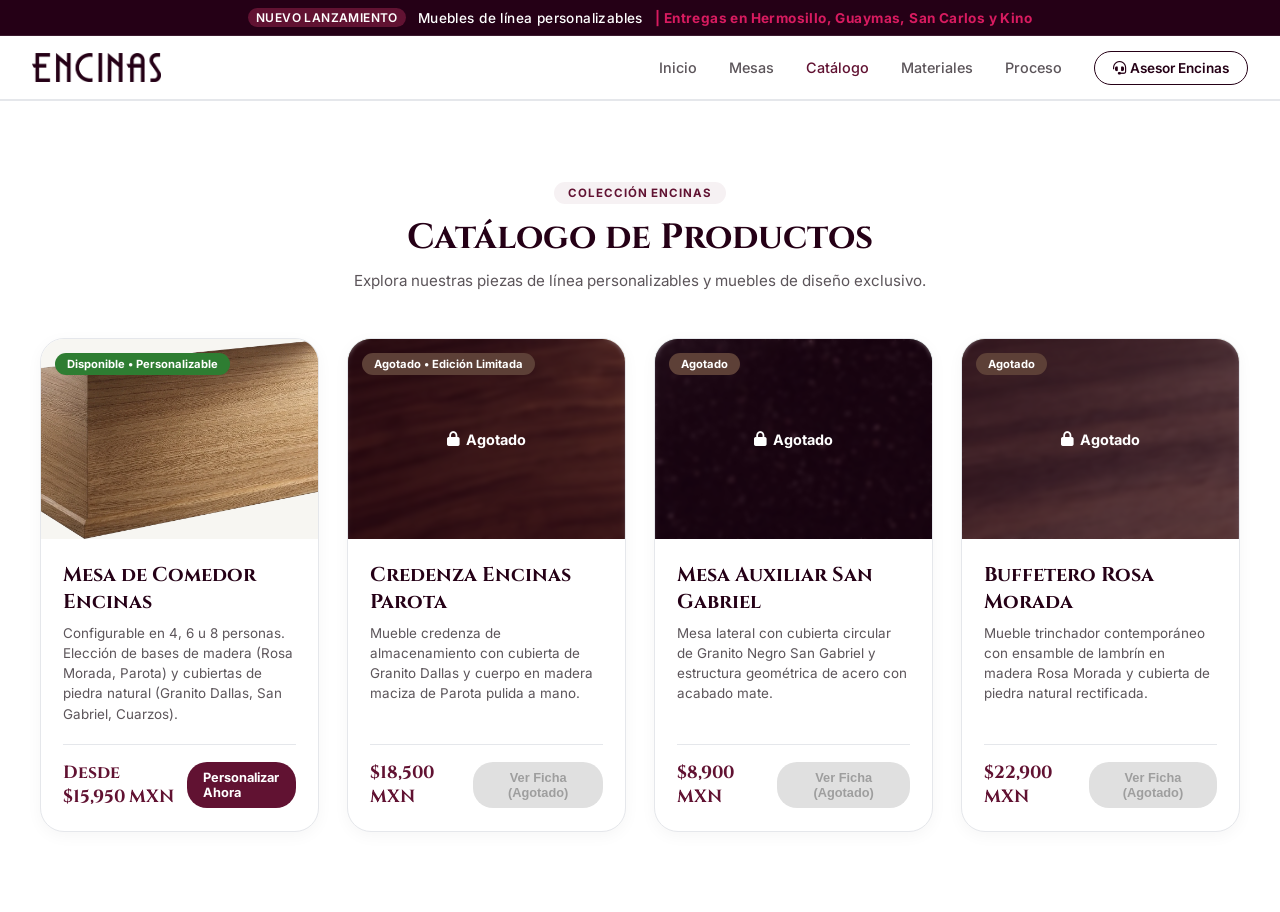
<file: catalogo.html>
<!DOCTYPE html>
<html lang="es">
<head>
  <meta charset="UTF-8">
  <meta name="viewport" content="width=device-width, initial-scale=1.0">
  <title>Catálogo de Muebles de Línea | Encinas Stone</title>
  <!-- Vista previa al compartir (WhatsApp, Facebook) -->
  <meta property="og:type" content="website">
  <meta property="og:site_name" content="Encinas Stone">
  <meta property="og:title" content="Catálogo de Muebles de Línea | Encinas Stone">
  <meta property="og:description" content="Cubiertas de piedra natural, carpintería fina y mesas de comedor a la medida en Sonora.">
  <meta property="og:url" content="https://encinasstone.com/catalogo">
  <meta property="og:image" content="https://encinasstone.com/assets/og-encinas.jpg">
  <meta property="og:image:width" content="1200">
  <meta property="og:image:height" content="630">
  <meta property="og:locale" content="es_MX">

  <!-- Favicon / Logo en Pestaña del Navegador -->
  <link rel="icon" type="image/png" href="assets/LOGOS/logo%20e%20con%20fondo.png">
  <link rel="shortcut icon" href="favicon.ico">
  <link rel="apple-touch-icon" href="assets/LOGOS/logo%20e%20con%20fondo.png">

  <!-- Google Fonts: Playfair Display (Luxury Headers) + Inter (Clean Body) -->
  <link rel="preconnect" href="https://fonts.googleapis.com">
  <link rel="preconnect" href="https://fonts.gstatic.com" crossorigin>
  <link href="https://fonts.googleapis.com/css2?family=Inter:wght@300;400;500;600;700&family=Playfair+Display:ital,wght@0,400;0,600;0,700;1,400&display=swap" rel="stylesheet">

  <!-- FontAwesome Icons -->
  <link rel="stylesheet" href="https://cdnjs.cloudflare.com/ajax/libs/font-awesome/6.5.1/css/all.min.css">

  <!-- Main Stylesheet -->
  <link rel="stylesheet" href="styles.css?v=30.0">

  <!-- Meta Pixel Code (Ecommerce mesas ID: 1059963660255644) -->
  <script>
  !function(f,b,e,v,n,t,s)
  {if(f.fbq)return;n=f.fbq=function(){n.callMethod?
  n.callMethod.apply(n,arguments):n.queue.push(arguments)};
  if(!f._fbq)f._fbq=n;n.push=n;n.loaded=!0;n.version='2.0';
  n.queue=[];t=b.createElement(e);t.async=!0;
  t.src=v;s=b.getElementsByTagName(e)[0];
  s.parentNode.insertBefore(t,s)}(window, document,'script',
  'https://connect.facebook.net/en_US/fbevents.js');
  fbq('init', '1059963660255644');
  fbq('init', '2219333765612145'); // Pixel 'Encinas Stone web' (negocio Renovart, campañas)
  fbq('track', 'PageView');
  </script>
  <noscript><img height="1" width="1" style="display:none"
  src="https://www.facebook.com/tr?id=1059963660255644&ev=PageView&noscript=1"
  /></noscript>
  <noscript><img height="1" width="1" style="display:none"
  src="https://www.facebook.com/tr?id=2219333765612145&ev=PageView&noscript=1"
  /></noscript>
  <!-- End Meta Pixel Code -->

  <!-- Google Analytics 4 (propiedad "Encinas Stone", solo en el dominio oficial) -->
  <script async src="https://www.googletagmanager.com/gtag/js?id=G-V630FHVQD2"></script>
  <script>
    window.dataLayer = window.dataLayer || [];
    function gtag(){dataLayer.push(arguments);}
    if (/(^|\.)encinasstone\.com$/.test(location.hostname)) {
      gtag('js', new Date());
      gtag('config', 'G-V630FHVQD2');
    }
  </script>
</head>
<body>

  <!-- Top Announcement Bar (Tesla Style) -->
  <div class="promo-bar">
    <span class="promo-badge">Nuevo Lanzamiento</span>
    <span>Muebles de línea personalizables</span>
    <strong>| Entregas en Hermosillo, Guaymas, San Carlos y Kino</strong>
  </div>

  <!-- Navigation Header with Dual Responsive Logo -->
  <header class="main-header">
    <a href="/" class="brand-logo" aria-label="Encinas Stone">
      <img src="assets/LOGOS/Recurso%202.png" alt="Encinas Stone" class="header-logo-img logo-desktop">
      <img src="assets/LOGOS/Recurso%201.png" alt="Encinas Stone" class="header-logo-img logo-mobile">
    </a>

    <!-- Mobile Hamburger Toggle Button -->
    <button class="mobile-menu-btn" id="mobile-menu-toggle" aria-label="Abrir Menú">
      <i class="fa-solid fa-bars"></i>
    </button>

    <nav class="header-nav" id="main-header-nav">
      <button class="mobile-menu-close" id="mobile-menu-close" aria-label="Cerrar Menú">&times;</button>
      <a href="/" class="nav-link">Inicio</a>
      <a href="/mesas" class="nav-link">Mesas</a>
      <a href="/catalogo" class="nav-link active">Catálogo</a>
      <a href="/materiales" class="nav-link">Materiales</a>
      <a href="/proceso" class="nav-link">Proceso</a>
      <button class="contact-btn" id="open-advisor-btn">
        <i class="fa-solid fa-headset"></i> Asesor Encinas
      </button>
    </nav>
  </header>

  <!-- PAGE CONTENT: Catálogo General -->
  <main class="page-section">
    <div class="section-container">
      <div class="section-title-box">
        <span class="section-tag">Colección Encinas</span>
        <h1 class="section-main-heading">Catálogo de Productos</h1>
        <p class="section-main-sub">Explora nuestras piezas de línea personalizables y muebles de diseño exclusivo.</p>
      </div>

      <div class="catalog-grid">
        
        <!-- Producto Principal Disponible -->
        <div class="catalog-card card-featured">
          <div class="catalog-card-badge badge-active">Disponible • Personalizable</div>
          <div class="catalog-card-image">
            <img src="assets/BASES/AMPLIA ROSA.webp" alt="Mesa de Comedor Personalizable">
          </div>
          <div class="catalog-card-content">
            <h3 class="catalog-card-title">Mesa de Comedor Encinas</h3>
            <p class="catalog-card-desc">Configurable en 4, 6 u 8 personas. Elección de bases de madera (Rosa Morada, Parota) y cubiertas de piedra natural (Granito Dallas, San Gabriel, Cuarzos).</p>
            <div class="catalog-card-footer">
              <span class="catalog-card-price">Desde $15,950 MXN</span>
              <a href="/mesas" class="btn-catalog-action btn-active">Personalizar Ahora</a>
            </div>
          </div>
        </div>

        <!-- Producto 2: Credenza Agotada -->
        <div class="catalog-card">
          <div class="catalog-card-badge badge-soldout">Agotado • Edición Limitada</div>
          <div class="catalog-card-image placeholder-img">
            <div class="soldout-overlay"><i class="fa-solid fa-lock"></i> Agotado</div>
            <img src="assets/BASES/BASE PAROTA.webp" alt="Credenza Encinas Parota">
          </div>
          <div class="catalog-card-content">
            <h3 class="catalog-card-title">Credenza Encinas Parota</h3>
            <p class="catalog-card-desc">Mueble credenza de almacenamiento con cubierta de Granito Dallas y cuerpo en madera maciza de Parota pulida a mano.</p>
            <div class="catalog-card-footer">
              <span class="catalog-card-price">$18,500 MXN</span>
              <button class="btn-catalog-action btn-disabled" disabled>Ver Ficha (Agotado)</button>
            </div>
          </div>
        </div>

        <!-- Producto 3: Mesa Auxiliar Agotada -->
        <div class="catalog-card">
          <div class="catalog-card-badge badge-soldout">Agotado</div>
          <div class="catalog-card-image placeholder-img">
            <div class="soldout-overlay"><i class="fa-solid fa-lock"></i> Agotado</div>
            <img src="assets/CUBIERTAS/CUBIERTA SAN GABRIEL.webp" alt="Mesa Auxiliar San Gabriel">
          </div>
          <div class="catalog-card-content">
            <h3 class="catalog-card-title">Mesa Auxiliar San Gabriel</h3>
            <p class="catalog-card-desc">Mesa lateral con cubierta circular de Granito Negro San Gabriel y estructura geométrica de acero con acabado mate.</p>
            <div class="catalog-card-footer">
              <span class="catalog-card-price">$8,900 MXN</span>
              <button class="btn-catalog-action btn-disabled" disabled>Ver Ficha (Agotado)</button>
            </div>
          </div>
        </div>

        <!-- Producto 4: Buffetero Agotado -->
        <div class="catalog-card">
          <div class="catalog-card-badge badge-soldout">Agotado</div>
          <div class="catalog-card-image placeholder-img">
            <div class="soldout-overlay"><i class="fa-solid fa-lock"></i> Agotado</div>
            <img src="assets/BASES/BASE MOCZAN.webp" alt="Buffetero Rosa Morada">
          </div>
          <div class="catalog-card-content">
            <h3 class="catalog-card-title">Buffetero Rosa Morada</h3>
            <p class="catalog-card-desc">Mueble trinchador contemporáneo con ensamble de lambrín en madera Rosa Morada y cubierta de piedra natural rectificada.</p>
            <div class="catalog-card-footer">
              <span class="catalog-card-price">$22,900 MXN</span>
              <button class="btn-catalog-action btn-disabled" disabled>Ver Ficha (Agotado)</button>
            </div>
          </div>
        </div>

      </div>
    </div>
  </main>

  <script>
    const mobileToggle = document.getElementById('mobile-menu-toggle');
    const mobileClose = document.getElementById('mobile-menu-close');
    const headerNav = document.getElementById('main-header-nav');

    if (mobileToggle && headerNav) {
      mobileToggle.addEventListener('click', () => {
        headerNav.classList.add('mobile-active');
      });
    }

    if (mobileClose && headerNav) {
      mobileClose.addEventListener('click', () => {
        headerNav.classList.remove('mobile-active');
      });
    }

    document.getElementById('open-advisor-btn').addEventListener('click', () => {
      if (window.fbq) window.fbq('track', 'Contact', { content_name: 'Asesor Encinas - Catalogo' });
      if (window.gtag) window.gtag('event', 'contact', { method: 'whatsapp', boton: 'Asesor Encinas - Catalogo' });
      window.open('https://wa.me/526624134300?text=' + encodeURIComponent('¡Hola Encinas Stone! Deseo consultar información sobre el catálogo de muebles.'), '_blank');
    });
  </script>

</body>
</html>
</file>
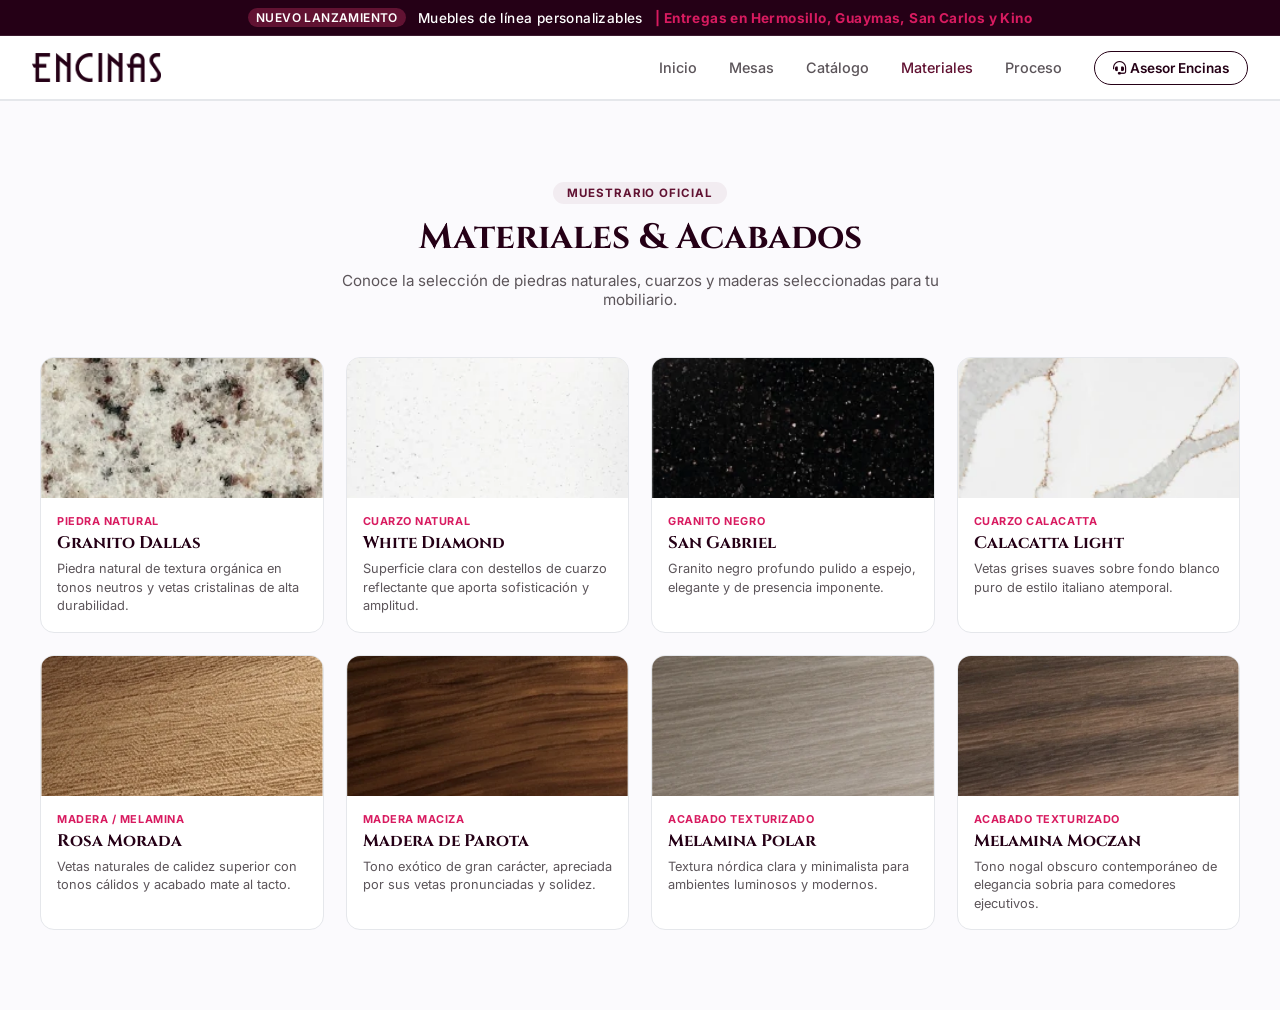
<file: materiales.html>
<!DOCTYPE html>
<html lang="es">
<head>
  <meta charset="UTF-8">
  <meta name="viewport" content="width=device-width, initial-scale=1.0">
  <title>Muestrario de Materiales & Acabados | Encinas Stone</title>
  <!-- Vista previa al compartir (WhatsApp, Facebook) -->
  <meta property="og:type" content="website">
  <meta property="og:site_name" content="Encinas Stone">
  <meta property="og:title" content="Muestrario de Materiales &amp; Acabados | Encinas Stone">
  <meta property="og:description" content="Cubiertas de piedra natural, carpintería fina y mesas de comedor a la medida en Sonora.">
  <meta property="og:url" content="https://encinasstone.com/materiales">
  <meta property="og:image" content="https://encinasstone.com/assets/og-encinas.jpg">
  <meta property="og:image:width" content="1200">
  <meta property="og:image:height" content="630">
  <meta property="og:locale" content="es_MX">

  <!-- Favicon / Logo en Pestaña del Navegador -->
  <link rel="icon" type="image/png" href="assets/LOGOS/logo%20e%20con%20fondo.png">
  <link rel="shortcut icon" href="favicon.ico">
  <link rel="apple-touch-icon" href="assets/LOGOS/logo%20e%20con%20fondo.png">

  <!-- Google Fonts: Playfair Display + Inter -->
  <link rel="preconnect" href="https://fonts.googleapis.com">
  <link rel="preconnect" href="https://fonts.gstatic.com" crossorigin>
  <link href="https://fonts.googleapis.com/css2?family=Inter:wght@300;400;500;600;700&family=Playfair+Display:ital,wght@0,400;0,600;0,700;1,400&display=swap" rel="stylesheet">

  <!-- FontAwesome Icons -->
  <link rel="stylesheet" href="https://cdnjs.cloudflare.com/ajax/libs/font-awesome/6.5.1/css/all.min.css">

  <!-- Main Stylesheet -->
  <link rel="stylesheet" href="styles.css?v=30.0">

  <!-- Meta Pixel Code (Ecommerce mesas ID: 1059963660255644) -->
  <script>
  !function(f,b,e,v,n,t,s)
  {if(f.fbq)return;n=f.fbq=function(){n.callMethod?
  n.callMethod.apply(n,arguments):n.queue.push(arguments)};
  if(!f._fbq)f._fbq=n;n.push=n;n.loaded=!0;n.version='2.0';
  n.queue=[];t=b.createElement(e);t.async=!0;
  t.src=v;s=b.getElementsByTagName(e)[0];
  s.parentNode.insertBefore(t,s)}(window, document,'script',
  'https://connect.facebook.net/en_US/fbevents.js');
  fbq('init', '1059963660255644');
  fbq('init', '2219333765612145'); // Pixel 'Encinas Stone web' (negocio Renovart, campañas)
  fbq('track', 'PageView');
  </script>
  <noscript><img height="1" width="1" style="display:none"
  src="https://www.facebook.com/tr?id=1059963660255644&ev=PageView&noscript=1"
  /></noscript>
  <noscript><img height="1" width="1" style="display:none"
  src="https://www.facebook.com/tr?id=2219333765612145&ev=PageView&noscript=1"
  /></noscript>
  <!-- End Meta Pixel Code -->

  <!-- Google Analytics 4 (propiedad "Encinas Stone", solo en el dominio oficial) -->
  <script async src="https://www.googletagmanager.com/gtag/js?id=G-V630FHVQD2"></script>
  <script>
    window.dataLayer = window.dataLayer || [];
    function gtag(){dataLayer.push(arguments);}
    if (/(^|\.)encinasstone\.com$/.test(location.hostname)) {
      gtag('js', new Date());
      gtag('config', 'G-V630FHVQD2');
    }
  </script>
</head>
<body>

  <!-- Top Announcement Bar (Tesla Style) -->
  <div class="promo-bar">
    <span class="promo-badge">Nuevo Lanzamiento</span>
    <span>Muebles de línea personalizables</span>
    <strong>| Entregas en Hermosillo, Guaymas, San Carlos y Kino</strong>
  </div>

  <!-- Navigation Header -->
  <header class="main-header">
    <a href="/" class="brand-logo" aria-label="Encinas Stone">
      <img src="assets/LOGOS/Recurso%202.png" alt="Encinas Stone" class="header-logo-img logo-desktop">
      <img src="assets/LOGOS/Recurso%201.png" alt="Encinas Stone" class="header-logo-img logo-mobile">
    </a>

    <!-- Mobile Hamburger Toggle Button -->
    <button class="mobile-menu-btn" id="mobile-menu-toggle" aria-label="Abrir Menú">
      <i class="fa-solid fa-bars"></i>
    </button>

    <nav class="header-nav" id="main-header-nav">
      <button class="mobile-menu-close" id="mobile-menu-close" aria-label="Cerrar Menú">&times;</button>
      <a href="/" class="nav-link">Inicio</a>
      <a href="/mesas" class="nav-link">Mesas</a>
      <a href="/catalogo" class="nav-link">Catálogo</a>
      <a href="/materiales" class="nav-link active">Materiales</a>
      <a href="/proceso" class="nav-link">Proceso</a>
      <button class="contact-btn" id="open-advisor-btn">
        <i class="fa-solid fa-headset"></i> Asesor Encinas
      </button>
    </nav>
  </header>

  <!-- PAGE CONTENT: Materiales & Acabados -->
  <main class="page-section section-alt">
    <div class="section-container">
      <div class="section-title-box">
        <span class="section-tag">Muestrario Oficial</span>
        <h1 class="section-main-heading">Materiales & Acabados</h1>
        <p class="section-main-sub">Conoce la selección de piedras naturales, cuarzos y maderas seleccionadas para tu mobiliario.</p>
      </div>

      <div class="materials-showcase-grid">
        
        <!-- Piedra 1: Granito Dallas -->
        <div class="material-card">
          <div class="material-card-img">
            <img src="assets/CUBIERTAS/CUBIERTA DALLAS.webp" alt="Granito Dallas">
          </div>
          <div class="material-card-info">
            <span class="material-category">Piedra Natural</span>
            <h4 class="material-name">Granito Dallas</h4>
            <p class="material-desc">Piedra natural de textura orgánica en tonos neutros y vetas cristalinas de alta durabilidad.</p>
          </div>
        </div>

        <!-- Piedra 2: White Diamond -->
        <div class="material-card">
          <div class="material-card-img">
            <img src="assets/CUBIERTAS/CUBIERTA DIAMOND.webp" alt="White Diamond">
          </div>
          <div class="material-card-info">
            <span class="material-category">Cuarzo Natural</span>
            <h4 class="material-name">White Diamond</h4>
            <p class="material-desc">Superficie clara con destellos de cuarzo reflectante que aporta sofisticación y amplitud.</p>
          </div>
        </div>

        <!-- Piedra 3: San Gabriel -->
        <div class="material-card">
          <div class="material-card-img">
            <img src="assets/CUBIERTAS/CUBIERTA SAN GABRIEL.webp" alt="San Gabriel">
          </div>
          <div class="material-card-info">
            <span class="material-category">Granito Negro</span>
            <h4 class="material-name">San Gabriel</h4>
            <p class="material-desc">Granito negro profundo pulido a espejo, elegante y de presencia imponente.</p>
          </div>
        </div>

        <!-- Piedra 4: Calacatta Light -->
        <div class="material-card">
          <div class="material-card-img">
            <img src="assets/CUBIERTAS/CUBIERTA CTT LIGHT.webp" alt="Calacatta Light">
          </div>
          <div class="material-card-info">
            <span class="material-category">Cuarzo Calacatta</span>
            <h4 class="material-name">Calacatta Light</h4>
            <p class="material-desc">Vetas grises suaves sobre fondo blanco puro de estilo italiano atemporal.</p>
          </div>
        </div>

        <!-- Madera 1: Rosa Morada -->
        <div class="material-card">
          <div class="material-card-img">
            <img src="assets/BASES/BASE ROSA MORADA.webp" alt="Melamina Rosa Morada">
          </div>
          <div class="material-card-info">
            <span class="material-category">Madera / Melamina</span>
            <h4 class="material-name">Rosa Morada</h4>
            <p class="material-desc">Vetas naturales de calidez superior con tonos cálidos y acabado mate al tacto.</p>
          </div>
        </div>

        <!-- Madera 2: Parota -->
        <div class="material-card">
          <div class="material-card-img">
            <img src="assets/BASES/BASE PAROTA.webp" alt="Madera de Parota">
          </div>
          <div class="material-card-info">
            <span class="material-category">Madera Maciza</span>
            <h4 class="material-name">Madera de Parota</h4>
            <p class="material-desc">Tono exótico de gran carácter, apreciada por sus vetas pronunciadas y solidez.</p>
          </div>
        </div>

        <!-- Madera 3: Polar -->
        <div class="material-card">
          <div class="material-card-img">
            <img src="assets/BASES/BASE POLAR.webp" alt="Melamina Polar">
          </div>
          <div class="material-card-info">
            <span class="material-category">Acabado Texturizado</span>
            <h4 class="material-name">Melamina Polar</h4>
            <p class="material-desc">Textura nórdica clara y minimalista para ambientes luminosos y modernos.</p>
          </div>
        </div>

        <!-- Madera 4: Moczan -->
        <div class="material-card">
          <div class="material-card-img">
            <img src="assets/BASES/BASE MOCZAN.webp" alt="Melamina Moczan">
          </div>
          <div class="material-card-info">
            <span class="material-category">Acabado Texturizado</span>
            <h4 class="material-name">Melamina Moczan</h4>
            <p class="material-desc">Tono nogal obscuro contemporáneo de elegancia sobria para comedores ejecutivos.</p>
          </div>
        </div>

      </div>
    </div>
  </main>

  <script>
    const mobileToggle = document.getElementById('mobile-menu-toggle');
    const mobileClose = document.getElementById('mobile-menu-close');
    const headerNav = document.getElementById('main-header-nav');

    if (mobileToggle && headerNav) {
      mobileToggle.addEventListener('click', () => {
        headerNav.classList.add('mobile-active');
      });
    }

    if (mobileClose && headerNav) {
      mobileClose.addEventListener('click', () => {
        headerNav.classList.remove('mobile-active');
      });
    }

    document.getElementById('open-advisor-btn').addEventListener('click', () => {
      if (window.fbq) window.fbq('track', 'Contact', { content_name: 'Asesor Encinas - Materiales' });
      if (window.gtag) window.gtag('event', 'contact', { method: 'whatsapp', boton: 'Asesor Encinas - Materiales' });
      window.open('https://wa.me/526624134300?text=' + encodeURIComponent('¡Hola Encinas Stone! Deseo consultar muestras de materiales y piedras.'), '_blank');
    });
  </script>

</body>
</html>
</file>
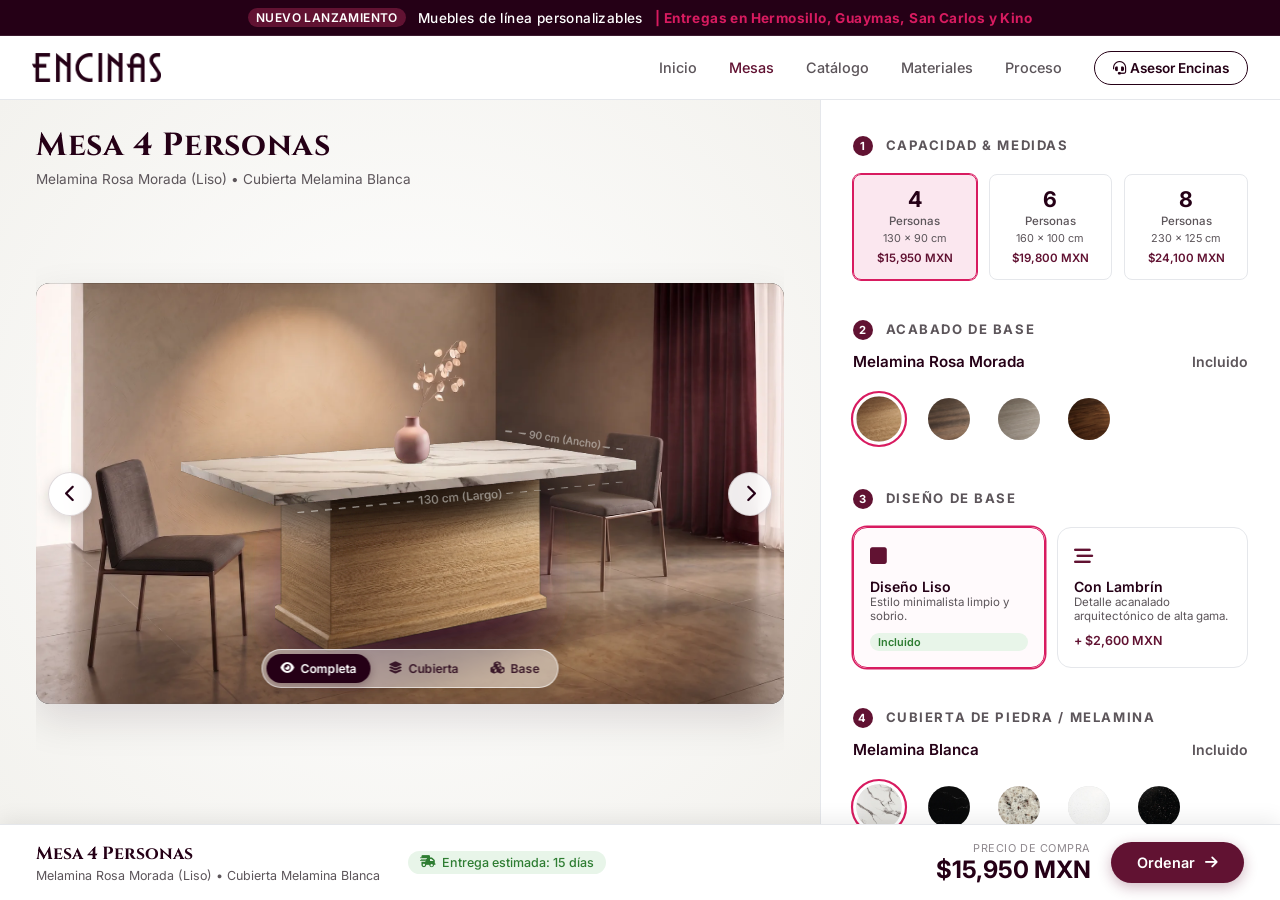
<file: mesas.html>
<!DOCTYPE html>
<html lang="es">
<head>
  <meta charset="UTF-8">
  <meta name="viewport" content="width=device-width, initial-scale=1.0">
  <title>Mesa de Comedor Personalizable | Encinas Stone</title>
  <!-- Vista previa al compartir (WhatsApp, Facebook) -->
  <meta property="og:type" content="website">
  <meta property="og:site_name" content="Encinas Stone">
  <meta property="og:title" content="Mesa de Comedor Personalizable | Encinas Stone">
  <meta property="og:description" content="Personaliza tu mesa de comedor ideal en Encinas Stone. Previsualización multicapa en tiempo real en piedra natural y carpintería fina.">
  <meta property="og:url" content="https://encinasstone.com/mesas">
  <meta property="og:image" content="https://encinasstone.com/assets/og-encinas.jpg">
  <meta property="og:image:width" content="1200">
  <meta property="og:image:height" content="630">
  <meta property="og:locale" content="es_MX">

  <!-- Favicon / Logo en Pestaña del Navegador -->
  <link rel="icon" type="image/png" href="assets/LOGOS/logo%20e%20con%20fondo.png">
  <link rel="shortcut icon" href="favicon.ico">
  <link rel="apple-touch-icon" href="assets/LOGOS/logo%20e%20con%20fondo.png">
  <meta name="description" content="Personaliza tu mesa de comedor ideal en Encinas Stone. Previsualización multicapa en tiempo real en piedra natural y carpintería fina.">
  
  <!-- Cache-Busting Version Query Parameter for CSS -->
  <link rel="stylesheet" href="styles.css?v=30.0">
  
  <!-- Google Fonts: Playfair Display + Inter -->
  <link rel="preconnect" href="https://fonts.googleapis.com">
  <link rel="preconnect" href="https://fonts.gstatic.com" crossorigin>
  <link href="https://fonts.googleapis.com/css2?family=Inter:wght@300;400;500;600;700&family=Playfair+Display:ital,wght@0,400;0,600;0,700;1,400&display=swap" rel="stylesheet">

  <!-- Meta Pixel Code (Ecommerce mesas ID: 1059963660255644) -->
  <script>
  !function(f,b,e,v,n,t,s)
  {if(f.fbq)return;n=f.fbq=function(){n.callMethod?
  n.callMethod.apply(n,arguments):n.queue.push(arguments)};
  if(!f._fbq)f._fbq=n;n.push=n;n.loaded=!0;n.version='2.0';
  n.queue=[];t=b.createElement(e);t.async=!0;
  t.src=v;s=b.getElementsByTagName(e)[0];
  s.parentNode.insertBefore(t,s)}(window, document,'script',
  'https://connect.facebook.net/en_US/fbevents.js');
  fbq('init', '1059963660255644');
  fbq('init', '2219333765612145'); // Pixel 'Encinas Stone web' (negocio Renovart, campañas)
  fbq('track', 'PageView');
  fbq('track', 'ViewContent', { content_name: 'Configurador 3D de Mesas Encinas' });
  </script>
  <noscript><img height="1" width="1" style="display:none"
  src="https://www.facebook.com/tr?id=1059963660255644&ev=PageView&noscript=1"
  /></noscript>
  <noscript><img height="1" width="1" style="display:none"
  src="https://www.facebook.com/tr?id=2219333765612145&ev=PageView&noscript=1"
  /></noscript>
  <!-- End Meta Pixel Code -->

  <!-- Google Analytics 4 (propiedad "Encinas Stone", solo en el dominio oficial) -->
  <script async src="https://www.googletagmanager.com/gtag/js?id=G-V630FHVQD2"></script>
  <script>
    window.dataLayer = window.dataLayer || [];
    function gtag(){dataLayer.push(arguments);}
    if (/(^|\.)encinasstone\.com$/.test(location.hostname)) {
      gtag('js', new Date());
      gtag('config', 'G-V630FHVQD2');
    }
  </script>

  <!-- FontAwesome Icons -->
  <link rel="stylesheet" href="https://cdnjs.cloudflare.com/ajax/libs/font-awesome/6.4.0/css/all.min.css">

  <!-- Official Stripe.js v3 SDK -->
  <script src="https://js.stripe.com/v3/"></script>
</head>
<body>

  <!-- Top Announcement Bar (Tesla Style) -->
  <div class="promo-bar">
    <span class="promo-badge">Nuevo Lanzamiento</span>
    <span>Muebles de línea personalizables</span>
    <strong>| Entregas en Hermosillo, Guaymas, San Carlos y Kino</strong>
  </div>

  <!-- SVG Filter Definition for Alpha Edge Feathering -->
  <svg width="0" height="0" style="position:absolute; pointer-events:none; opacity:0;">
    <filter id="edge-feather">
      <feGaussianBlur in="SourceAlpha" stdDeviation="0.75" result="blurredAlpha" />
      <feComposite in="SourceGraphic" in2="blurredAlpha" operator="atop" />
    </filter>
  </svg>

  <!-- Navigation Header with Dual Responsive Logo (R2 Desktop, R1 Mobile) -->
  <header class="main-header">
    <a href="/" class="brand-logo" aria-label="Encinas Stone">
      <!-- Desktop Logo: Recurso 2.png -->
      <img src="assets/LOGOS/Recurso%202.png" alt="Encinas Stone" class="header-logo-img logo-desktop">
      <!-- Mobile Logo: Recurso 1.png -->
      <img src="assets/LOGOS/Recurso%201.png" alt="Encinas Stone" class="header-logo-img logo-mobile">
    </a>

    <!-- Mobile Hamburger Toggle Button -->
    <button class="mobile-menu-btn" id="mobile-menu-toggle" aria-label="Abrir Menú">
      <i class="fa-solid fa-bars"></i>
    </button>

    <nav class="header-nav" id="main-header-nav">
      <button class="mobile-menu-close" id="mobile-menu-close" aria-label="Cerrar Menú">&times;</button>
      <a href="/" class="nav-link">Inicio</a>
      <a href="/mesas" class="nav-link active">Mesas</a>
      <a href="/catalogo" class="nav-link">Catálogo</a>
      <a href="/materiales" class="nav-link">Materiales</a>
      <a href="/proceso" class="nav-link">Proceso</a>
      <button class="contact-btn" id="open-advisor-btn">
        <i class="fa-solid fa-headset"></i> Asesor Encinas
      </button>
    </nav>
  </header>

  <!-- Main Configurator Split Wrapper -->
  <main class="configurator-wrapper">

    <!-- Visualizer Stage (Left Column) -->
    <section class="visualizer-stage" id="visualizer-stage">
      
      <!-- Stage Top Header (Title & Subtitle on Left) -->
      <div class="stage-header">
        <div class="model-title-badge">
          <h1 id="selected-model-heading">Mesa 4 Personas</h1>
          <p class="model-subtitle" id="selected-summary-subtitle">Melamina Rosa Morada (Liso) • Cubierta Melamina Blanca</p>
        </div>
      </div>

      <!-- Main Multi-Layered Stage Viewport with Dual Official PNG Dimension Overlays (Largo & Ancho) -->
      <div class="preview-container">
        <!-- Left Navigation Arrow (Vista Anterior) -->
        <button class="stage-arrow-btn stage-arrow-left" id="btn-prev-view" title="Vista Anterior">
          <i class="fa-solid fa-chevron-left"></i>
        </button>

        <div class="layered-stage" id="layered-stage">
          <!-- Layer 0: Room Background -->
          <img id="layer-fondo" class="stage-layer layer-fondo" src="assets/FONDOS/AMPLIA FONDO.webp" alt="Escenario Encinas Stone">
          
          <!-- Layer 0.5: Dynamic Floor Shadow Overlay -->
          <div id="shadow-floor" class="shadow-layer shadow-floor"></div>

          <!-- Layer 1: Table Base PNG -->
          <img id="layer-base" class="stage-layer layer-base" src="assets/BASES/AMPLIA ROSA.webp" alt="Base de Madera Encinas">

          <!-- Layer 1.5: Under-Countertop Ambient Occlusion Shadow Overlay -->
          <div id="shadow-top" class="shadow-layer shadow-top"></div>

          <!-- Layer 2: Stone Countertop PNG -->
          <img id="layer-stone" class="stage-layer layer-stone" src="assets/CUBIERTAS/AMPLIA MEL BLANCA.webp" alt="Cubierta de Piedra Encinas">

          <!-- Layer 3: Official PNG Dimension Line LARGO -->
          <img id="layer-dimension-largo" class="stage-layer layer-dimension-largo" src="assets/CUBIERTAS/Largo%204%20personas.webp" alt="Cota Largo Encinas">

          <!-- Layer 4: Official PNG Dimension Line ANCHO -->
          <img id="layer-dimension-ancho" class="stage-layer layer-dimension-ancho" src="assets/CUBIERTAS/Ancho%204%20personas.webp" alt="Cota Ancho Encinas">

          <!-- Floating Bottom Center Camera Controls Pill (Simplified View Labels: Completa, Cubierta, Base) -->
          <div class="view-controls floating-view-controls">
            <button class="view-btn active" data-view="AMPLIA">
              <i class="fa-solid fa-eye"></i> Completa
            </button>
            <button class="view-btn" data-view="PICADA">
              <i class="fa-solid fa-layer-group"></i> Cubierta
            </button>
            <button class="view-btn" data-view="BAJA">
              <i class="fa-solid fa-cubes"></i> Base
            </button>
          </div>
        </div>

        <!-- Right Navigation Arrow (Siguiente Vista) -->
        <button class="stage-arrow-btn stage-arrow-right" id="btn-next-view" title="Siguiente Vista">
          <i class="fa-solid fa-chevron-right"></i>
        </button>
      </div>

    </section>

    <!-- Sidebar Configurator (Right Column - Tesla Design Swatch Layout) -->
    <aside class="config-sidebar">

      <!-- STEP 1: Capacidad / Medidas -->
      <div class="config-step-group" id="step-capacidad">
        <div class="config-section-title">
          <span><span class="step-number">1</span> Capacidad & Medidas</span>
        </div>

        <div class="capacity-grid">
          <div class="capacity-card active" data-capacity="4" data-size-name="Chica">
            <div class="capacity-num">4</div>
            <div class="capacity-label">Personas</div>
            <div class="capacity-dim">130 x 90 cm</div>
            <div class="capacity-price-tag">$15,950 MXN</div>
          </div>

          <div class="capacity-card" data-capacity="6" data-size-name="Mediana">
            <div class="capacity-num">6</div>
            <div class="capacity-label">Personas</div>
            <div class="capacity-dim">160 x 100 cm</div>
            <div class="capacity-price-tag">$19,800 MXN</div>
          </div>

          <div class="capacity-card" data-capacity="8" data-size-name="Grande">
            <div class="capacity-num">8</div>
            <div class="capacity-label">Personas</div>
            <div class="capacity-dim">230 x 125 cm</div>
            <div class="capacity-price-tag">$24,100 MXN</div>
          </div>
        </div>
      </div>

      <!-- STEP 2: Material de Base -->
      <div class="config-step-group" id="step-base">
        <div class="tesla-section-header">
          <div class="config-section-title">
            <span><span class="step-number">2</span> Acabado de Base</span>
          </div>
          <div class="tesla-selected-row">
            <span class="tesla-selected-name" id="selected-base-name">Melamina Rosa Morada</span>
            <span class="tesla-selected-price" id="selected-base-price">Incluido</span>
          </div>
        </div>

        <div class="tesla-swatch-row" id="swatch-row-base">
          <div class="tesla-swatch-item active" data-base-code="ROSA" data-base-name="Melamina Rosa Morada" title="Melamina Rosa Morada">
            <img src="assets/BASES/BASE ROSA MORADA.webp" alt="Melamina Rosa Morada" class="tesla-swatch-img">
          </div>

          <div class="tesla-swatch-item" data-base-code="MOCZAN" data-base-name="Melamina Moczan" title="Melamina Moczan">
            <img src="assets/BASES/BASE MOCZAN.webp" alt="Melamina Moczan" class="tesla-swatch-img">
          </div>

          <div class="tesla-swatch-item" data-base-code="POLAR" data-base-name="Melamina Polar" title="Melamina Polar">
            <img src="assets/BASES/BASE POLAR.webp" alt="Melamina Polar" class="tesla-swatch-img">
          </div>

          <div class="tesla-swatch-item" data-base-code="PAROTA" data-base-name="Parota Natural" title="Parota Natural">
            <img src="assets/BASES/BASE PAROTA.webp" alt="Parota Natural" class="tesla-swatch-img">
          </div>
        </div>
      </div>

      <!-- STEP 3: Diseño de Base (Liso vs Con Lambrín) -->
      <div class="config-step-group" id="step-diseno">
        <div class="config-section-title">
          <span><span class="step-number">3</span> Diseño de Base</span>
        </div>

        <div class="design-grid">
          <div class="design-card active" data-diseno-code="LISO" data-diseno-name="Liso">
            <div class="design-icon"><i class="fa-solid fa-square"></i></div>
            <div class="design-info">
              <div class="design-name">Diseño Liso</div>
              <div class="design-desc">Estilo minimalista limpio y sobrio.</div>
            </div>
            <span class="price-delta-badge badge-included">Incluido</span>
          </div>

          <div class="design-card" data-diseno-code="LAMBRIN" data-diseno-name="Con Lambrín">
            <div class="design-icon"><i class="fa-solid fa-bars-staggered"></i></div>
            <div class="design-info">
              <div class="design-name">Con Lambrín</div>
              <div class="design-desc">Detalle acanalado arquitectónico de alta gama.</div>
            </div>
            <span class="price-delta-badge material-price-delta">+ $2,600 MXN</span>
          </div>
        </div>
      </div>

      <!-- STEP 4: Cubierta de Piedra Natural / Melamina -->
      <div class="config-step-group" id="step-cubierta">
        <div class="tesla-section-header">
          <div class="config-section-title">
            <span><span class="step-number">4</span> Cubierta de Piedra / Melamina</span>
          </div>
          <div class="tesla-selected-row">
            <span class="tesla-selected-name" id="selected-stone-name">Melamina Blanca</span>
            <span class="tesla-selected-price" id="selected-stone-price">Incluido</span>
          </div>
        </div>

        <div class="tesla-swatch-row" id="swatch-row-stone">
          <div class="tesla-swatch-item active" data-stone-code="MEL BLANCA" data-stone-name="Melamina Blanca" title="Melamina Blanca">
            <img src="assets/CUBIERTAS/CUBIERTA MEL BLANCA.webp" alt="Melamina Blanca" class="tesla-swatch-img">
          </div>

          <div class="tesla-swatch-item" data-stone-code="MEL NEGRA" data-stone-name="Melamina Negra" title="Melamina Negra">
            <img src="assets/CUBIERTAS/CUBIERTA MEL NEGRA.webp" alt="Melamina Negra" class="tesla-swatch-img">
          </div>

          <div class="tesla-swatch-item" data-stone-code="DALLAS" data-stone-name="Granito Dallas" title="Granito Dallas">
            <img src="assets/CUBIERTAS/CUBIERTA DALLAS.webp" alt="Granito Dallas" class="tesla-swatch-img">
          </div>

          <div class="tesla-swatch-item" data-stone-code="DIAMOND" data-stone-name="White Diamond" title="White Diamond">
            <img src="assets/CUBIERTAS/CUBIERTA DIAMOND.webp" alt="White Diamond" class="tesla-swatch-img">
          </div>

          <div class="tesla-swatch-item" data-stone-code="SGABRIEL" data-stone-name="San Gabriel" title="San Gabriel">
            <img src="assets/CUBIERTAS/CUBIERTA SAN GABRIEL.webp" alt="San Gabriel" class="tesla-swatch-img">
          </div>

          <div class="tesla-swatch-item" data-stone-code="CTT LIGHT" data-stone-name="Calacatta Light" title="Calacatta Light">
            <img src="assets/CUBIERTAS/CUBIERTA CTT LIGHT.webp" alt="Calacatta Light" class="tesla-swatch-img">
          </div>
      <!-- SECTION: Especificaciones Técnicas del Producto -->
      <div class="product-specs-section" id="section-specs">
        <div class="specs-header">
          <div class="specs-header-main">
            <div class="specs-badge-pill">
              <i class="fa-solid fa-layer-group"></i> Ficha Técnica
            </div>
            <h3 class="specs-title">Especificaciones del Producto</h3>
          </div>
          <p class="specs-subtitle">Diseño artesanal de alta durabilidad y acabados de lujo.</p>
        </div>

        <div class="specs-grid">
          
          <div class="spec-card">
            <div class="spec-icon"><i class="fa-solid fa-cube"></i></div>
            <div class="spec-info">
              <h4 class="spec-label">Cubiertas & Perfiles</h4>
              <p class="spec-desc">Placa de 20 mm de espesor tanto en Piedras Naturales (Granitos y Cuarzos) como en Melaminas de alta densidad, engrosada en el contorno con doble tira para lograr 40 mm de vista. Altamente resistentes a rayaduras y al uso diario.</p>
            </div>
          </div>

          <div class="spec-card">
            <div class="spec-icon"><i class="fa-solid fa-shield-halved"></i></div>
            <div class="spec-info">
              <h4 class="spec-label">Estructura & Base</h4>
              <p class="spec-desc">Bastidor de acero de alta resistencia recubierto. Acabados en maderas (Rosa Morada, Parota, Polar, Moczan) en formato Liso o Lambrín.</p>
            </div>
          </div>

          <div class="spec-card">
            <div class="spec-icon"><i class="fa-solid fa-ruler-combined"></i></div>
            <div class="spec-info">
              <h4 class="spec-label">Formatos & Medidas</h4>
              <p class="spec-desc">
                • 4 Personas (130 x 90 cm)<br>
                • 6 Personas (160 x 100 cm)<br>
                • 8 Personas (230 x 125 cm)
              </p>
            </div>
          </div>

          <div class="spec-card">
            <div class="spec-icon"><i class="fa-solid fa-truck-ramp-box"></i></div>
            <div class="spec-info">
              <h4 class="spec-label">Entrega & Garantía</h4>
              <p class="spec-desc">Entrega e instalación profesional en Hermosillo, Guaymas, San Carlos y Kino. Incluye <strong>2 Años de Garantía Oficial</strong>.</p>
            </div>
          </div>

        </div>
      </div>

      <!-- SECTION 5: Opiniones y Reseñas Verificadas de Clientes en Facebook -->
      <div class="reviews-section" id="section-reviews">
        <div class="reviews-header">
          <div class="reviews-header-main">
            <div class="facebook-badge-pill">
              <i class="fa-brands fa-facebook-f"></i> Facebook
            </div>
            <h3 class="reviews-title">Opiniones de Clientes</h3>
          </div>
          <div class="reviews-rating-bar">
            <div class="stars-gold">★★★★★</div>
            <span class="rating-number">5.0</span>
            <span class="rating-label">• 100% Recomendado</span>
          </div>
        </div>

        <div class="reviews-feed">
          
          <div class="review-card">
            <div class="review-user-header">
              <div class="review-avatar avatar-natalia">NP</div>
              <div class="review-user-info">
                <div class="review-author-row">
                  <span class="review-author">Natalia Pavlovich</span>
                  <i class="fa-solid fa-circle-check verify-badge"></i>
                </div>
                <span class="review-recommend"><i class="fa-brands fa-facebook-f fb-mini-icon"></i> recomienda <strong>Encinas Stone</strong></span>
              </div>
            </div>
            <p class="review-text">"Excelente servicio, asesoría y calidad. Seriedad en el cumplimiento de fecha de entrega. ¡Muy recomendado!"</p>
          </div>

          <div class="review-card">
            <div class="review-user-header">
              <div class="review-avatar avatar-mary">MS</div>
              <div class="review-user-info">
                <div class="review-author-row">
                  <span class="review-author">Mary Saavedra</span>
                  <i class="fa-solid fa-circle-check verify-badge"></i>
                </div>
                <span class="review-recommend"><i class="fa-brands fa-facebook-f fb-mini-icon"></i> recomienda <strong>Encinas Stone</strong></span>
              </div>
            </div>
            <p class="review-text">"Muy buen trabajo, muy rápidos, me dijeron en 2 semanas y a la semana y media ya tenían todo el trabajo terminado, muy amable el señor Cesar, super recomendado."</p>
          </div>

          <div class="review-card">
            <div class="review-user-header">
              <div class="review-avatar avatar-gilberto">GO</div>
              <div class="review-user-info">
                <div class="review-author-row">
                  <span class="review-author">Gilberto Ortiz</span>
                  <i class="fa-solid fa-circle-check verify-badge"></i>
                </div>
                <span class="review-recommend"><i class="fa-brands fa-facebook-f fb-mini-icon"></i> recomienda <strong>Encinas Stone</strong></span>
              </div>
            </div>
            <p class="review-text">"Muy buena atencion y claridad en todos los detalles, Cumplen con la fecha o incluso la mejoran, si no quieres batallar con encinas store tu cocina lista estará. Recomendados!!"</p>
          </div>

          <div class="review-card">
            <div class="review-user-header">
              <div class="review-avatar avatar-denisse">DR</div>
              <div class="review-user-info">
                <div class="review-author-row">
                  <span class="review-author">Denisse Ruiz</span>
                  <i class="fa-solid fa-circle-check verify-badge"></i>
                </div>
                <span class="review-recommend"><i class="fa-brands fa-facebook-f fb-mini-icon"></i> recomienda <strong>Encinas Stone</strong></span>
              </div>
            </div>
            <p class="review-text">"Excelente trabajo y atención :) 100% recomendado una de las empresas mas confiable y accesibles de hermosillo."</p>
          </div>

          <div class="review-card">
            <div class="review-user-header">
              <div class="review-avatar avatar-victoria">VV</div>
              <div class="review-user-info">
                <div class="review-author-row">
                  <span class="review-author">Victoria Valdez</span>
                  <i class="fa-solid fa-circle-check verify-badge"></i>
                </div>
                <span class="review-recommend"><i class="fa-brands fa-facebook-f fb-mini-icon"></i> recomienda <strong>Encinas Stone</strong></span>
              </div>
            </div>
            <p class="review-text">"super recomendados! nos instalaron super rápido y muy bien hecho el trabajo 💯"</p>
          </div>

          <div class="review-card">
            <div class="review-user-header">
              <div class="review-avatar avatar-melida">MV</div>
              <div class="review-user-info">
                <div class="review-author-row">
                  <span class="review-author">Melida Vazquez</span>
                  <i class="fa-solid fa-circle-check verify-badge"></i>
                </div>
                <span class="review-recommend"><i class="fa-brands fa-facebook-f fb-mini-icon"></i> recomienda <strong>Encinas Stone</strong></span>
              </div>
            </div>
            <p class="review-text">"Atencion personalizada, rapida y efectiva!!! Aclararon todas mis dudas y muy puntuales en su trabajo!!! Excelente decisión de contratar sus servicios"</p>
          </div>

          <div class="review-card">
            <div class="review-user-header">
              <div class="review-avatar avatar-jorge">JD</div>
              <div class="review-user-info">
                <div class="review-author-row">
                  <span class="review-author">Jorge Luis Durazo Solorzano</span>
                  <i class="fa-solid fa-circle-check verify-badge"></i>
                </div>
                <span class="review-recommend"><i class="fa-brands fa-facebook-f fb-mini-icon"></i> recomienda <strong>Encinas Stone</strong></span>
              </div>
            </div>
            <p class="review-text">"excelente calidad y puntualidad en los trabajos 👌👌👍👍"</p>
          </div>

        </div>
      </div>

      <!-- SECTION 6: Preguntas Frecuentes (FAQ Accordion) -->
      <div class="faq-section" id="section-faq">
        <div class="faq-header">
          <div class="faq-header-main">
            <div class="faq-badge-pill">
              <i class="fa-solid fa-circle-question"></i> Ayuda
            </div>
            <h3 class="faq-title">Preguntas Frecuentes</h3>
          </div>
          <p class="faq-subtitle">Resolvemos tus dudas sobre entrega, garantía y materiales.</p>
        </div>

        <div class="faq-accordion">
          
          <div class="faq-item">
            <button class="faq-question">
              <span>¿Cuáles son las ciudades con entrega e instalación?</span>
              <i class="fa-solid fa-chevron-down faq-icon"></i>
            </button>
            <div class="faq-answer">
              <p>Ofrecemos entrega e instalación directa en <strong>Hermosillo, Guaymas, San Carlos y Bahía de Kino</strong> (Sonora).</p>
            </div>
          </div>

          <div class="faq-item">
            <button class="faq-question">
              <span>¿Cuánto tiempo tarda la fabricación y entrega?</span>
              <i class="fa-solid fa-chevron-down faq-icon"></i>
            </button>
            <div class="faq-answer">
              <p>El tiempo estimado de fabricación artesanal, ensamblado y pulido es de <strong>15 días hábiles</strong>. Te notificamos en cada avance.</p>
            </div>
          </div>

          <div class="faq-item">
            <button class="faq-question">
              <span>¿Qué garantía ofrecen las cubiertas de piedra?</span>
              <i class="fa-solid fa-chevron-down faq-icon"></i>
            </button>
            <div class="faq-answer">
              <p>Contamos con <strong>2 Años de Garantía Oficial Encinas Stone</strong>. Nuestras cubiertas de piedra y melamina son altamente resistentes a rayaduras y al uso diario.</p>
            </div>
          </div>

          <div class="faq-item">
            <button class="faq-question">
              <span>¿Puedo solicitar medidas o acabados especiales?</span>
              <i class="fa-solid fa-chevron-down faq-icon"></i>
            </button>
            <div class="faq-answer">
              <p>¡Por supuesto! Diseñamos proyectos a la medida. Puedes dar clic en <strong>"Asesor Encinas"</strong> o contactarnos por WhatsApp al <strong>662 413 4300</strong>.</p>
            </div>
          </div>

          <div class="faq-item">
            <button class="faq-question">
              <span>¿Cuáles son los métodos de pago aceptados?</span>
              <i class="fa-solid fa-chevron-down faq-icon"></i>
            </button>
            <div class="faq-answer">
              <p>Aceptamos <strong>tarjetas de crédito y débito</strong> (Visa, Mastercard, AMEX) con cobro seguro bancario SSL de Stripe, y pedidos por WhatsApp.</p>
            </div>
          </div>

        </div>
      </div>

    </aside>

  </main>

  <!-- Sticky Bottom Order Bar -->
  <div class="sticky-order-bar">
    <div class="order-summary-brief">
      <div>
        <div class="summary-config-title" id="bar-config-title">Mesa 4 Personas</div>
        <div class="summary-details-text" id="bar-config-details">Melamina Rosa Morada (Liso) • Cubierta Melamina Blanca</div>
      </div>

      <div class="delivery-badge">
        <i class="fa-solid fa-truck-fast"></i>
        <span>Entrega estimada: 15 días</span>
      </div>
    </div>

    <div class="order-actions">
      <div class="price-container">
        <div class="price-label">Precio de Compra</div>
        <div class="total-price" id="bar-total-price">$15,950 MXN</div>
      </div>

      <button class="btn-order-primary" id="btn-open-quote">
        <span>Ordenar</span>
        <i class="fa-solid fa-arrow-right"></i>
      </button>
    </div>
  </div>

  <!-- Modal: Formulario de Orden & Pasarela de Pago Stripe Elements -->
  <div class="modal-overlay" id="quote-modal">
    <div class="modal-card modal-checkout-card">
      <button class="modal-close" class="close-modal-btn">&times;</button>

      <div class="checkout-header">
        <h2 class="modal-title">Checkout Seguro Encinas Stone</h2>
        <p class="modal-subtitle">Procesa tu pedido con garantía oficial y encriptación bancaria SSL 256-Bit.</p>
      </div>

      <!-- Live Order Brief Box inside Modal -->
      <div class="modal-order-summary-box">
        <div class="summary-item-title" id="modal-summary-title">Mesa 4 Personas (130 x 90 cm)</div>
        <div class="summary-item-price" id="modal-summary-price">$15,950 MXN</div>
        <div class="summary-item-sub" id="modal-summary-details">Base: Melamina Rosa Morada (Liso) • Cubierta: Melamina Blanca</div>
        <div class="summary-delivery-row">
          <i class="fa-solid fa-truck"></i> Cobertura de entrega local incluida (Hermosillo, Guaymas, San Carlos, Kino)
        </div>
      </div>

      <!-- Payment Method Selection Tabs -->
      <div class="payment-tabs">
        <button class="tab-btn active" data-tab="stripe-tab">
          <i class="fa-solid fa-shield-halved"></i> Pago Seguro
        </button>
        <button class="tab-btn" data-tab="whatsapp-tab">
          <i class="fa-brands fa-whatsapp"></i> Pedido por WhatsApp
        </button>
      </div>

      <!-- TAB 1: Stripe Payment Form (Custom Payment Flow / Stripe Elements) -->
      <div class="tab-content active" id="stripe-tab">
        <form id="stripe-payment-form">
          <div class="form-row-2col">
            <div class="form-group">
              <label for="stripe-client-name">Nombre Completo</label>
              <input type="text" id="stripe-client-name" class="form-input" placeholder="Ej. Ana Encinas" required>
            </div>
            <div class="form-group">
              <label for="stripe-client-phone">Teléfono / WhatsApp</label>
              <input type="tel" id="stripe-client-phone" class="form-input" placeholder="Ej. 662 123 4567" required>
            </div>
          </div>

          <div class="form-group">
            <label for="stripe-client-city">Ciudad de Entrega</label>
            <select id="stripe-client-city" class="form-input" required>
              <option value="Hermosillo">Hermosillo, Sonora</option>
              <option value="Guaymas">Guaymas, Sonora</option>
              <option value="San Carlos">San Carlos, Sonora</option>
              <option value="Bahía de Kino">Bahía de Kino, Sonora</option>
            </select>
          </div>

          <div class="form-group">
            <label for="stripe-client-address">Dirección de Entrega</label>
            <input type="text" id="stripe-client-address" class="form-input" placeholder="Calle, Número, Colonia y Código Postal" required>
          </div>

          <!-- Stripe Credit/Debit Card Encrypted iFrame Container -->
          <div class="form-group">
            <label>Datos de Tarjeta de Crédito / Débito <span class="badge-stripe-ssl"><i class="fa-solid fa-lock"></i> 256-Bit SSL</span></label>
            <div id="stripe-card-element" class="stripe-element-container"></div>
            <div id="card-errors" class="stripe-error-message" role="alert"></div>
          </div>

          <div class="accepted-cards-row">
            <span>Aceptamos:</span>
            <i class="fa-brands fa-cc-visa"></i>
            <i class="fa-brands fa-cc-mastercard"></i>
            <i class="fa-brands fa-cc-amex"></i>
          </div>

          <button type="submit" class="form-submit-btn btn-pay-stripe" id="btn-pay-stripe">
            <i class="fa-solid fa-lock"></i> Pagar <span id="stripe-btn-amount">$15,950 MXN</span> con Stripe
          </button>

          <p class="stripe-legal-text">
            <i class="fa-solid fa-shield-check"></i> Pago procesado con seguridad bancaria 3D Secure 2.0. Tus datos jamás se almacenan en nuestro servidor.
          </p>
        </form>
      </div>

      <!-- TAB 2: Direct WhatsApp Order Form -->
      <div class="tab-content" id="whatsapp-tab">
        <form id="quote-form">
          <div class="form-group">
            <label for="client-name">Nombre Completo</label>
            <input type="text" id="client-name" class="form-input" placeholder="Ej. Ana Encinas" required>
          </div>

          <div class="form-group">
            <label for="client-phone">Teléfono / WhatsApp</label>
            <input type="tel" id="client-phone" class="form-input" placeholder="Ej. 662 123 4567" required>
          </div>

          <div class="form-group">
            <label for="client-city">Ciudad de Entrega</label>
            <select id="client-city" class="form-input" required>
              <option value="Hermosillo">Hermosillo, Sonora</option>
              <option value="Guaymas">Guaymas, Sonora</option>
              <option value="San Carlos">San Carlos, Sonora</option>
              <option value="Bahía de Kino">Bahía de Kino, Sonora</option>
            </select>
          </div>

          <div class="form-group">
            <label for="client-notes">Comentarios adicionales (opcional)</label>
            <input type="text" id="client-notes" class="form-input" placeholder="Ej. Requiero instalación en segundo piso">
          </div>

          <button type="submit" class="form-submit-btn" id="btn-share-whatsapp-direct">
            <i class="fa-brands fa-whatsapp"></i> Finalizar Orden por WhatsApp
          </button>
        </form>
      </div>

    </div>
  </div>

  <!-- Modal: Payment Confirmation Success Modal -->
  <div class="modal-overlay" id="success-modal">
    <div class="modal-card success-modal-card">
      <div class="success-icon-wrap">
        <i class="fa-solid fa-circle-check"></i>
      </div>
      <h2 class="modal-title text-center">¡Pago Confirmado con Éxito!</h2>
      <p class="modal-subtitle text-center">Hemos recibido tu orden y tu pago ha sido procesado de forma segura.</p>

      <div class="success-order-details">
        <div class="success-row">
          <span>Número de Orden:</span>
          <strong id="success-order-id">#ENC-84920</strong>
        </div>
        <div class="success-row">
          <span>Monto Pagado:</span>
          <strong id="success-paid-amount">$15,950 MXN</strong>
        </div>
        <div class="success-row">
          <span>Estatus de Pago:</span>
          <span class="status-approved-badge"><i class="fa-solid fa-shield-check"></i> Aprobado por Stripe</span>
        </div>
      </div>

      <button class="form-submit-btn" id="btn-close-success">
        <i class="fa-solid fa-check"></i> Entendido
      </button>
    </div>
  </div>

  <script>
    document.addEventListener('DOMContentLoaded', () => {
      const mobileToggle = document.getElementById('mobile-menu-toggle');
      const mobileClose = document.getElementById('mobile-menu-close');
      const headerNav = document.getElementById('main-header-nav');

      if (mobileToggle && headerNav) {
        mobileToggle.addEventListener('click', (e) => {
          e.preventDefault();
          e.stopPropagation();
          headerNav.classList.add('mobile-active');
        });
      }

      if (mobileClose && headerNav) {
        mobileClose.addEventListener('click', (e) => {
          e.preventDefault();
          e.stopPropagation();
          headerNav.classList.remove('mobile-active');
        });
      }
    });
  </script>
  <!-- Cache-Busting Version Query Parameter for JS -->
  <script src="app.js?v=31.0"></script>
</body>
</html>
</file>
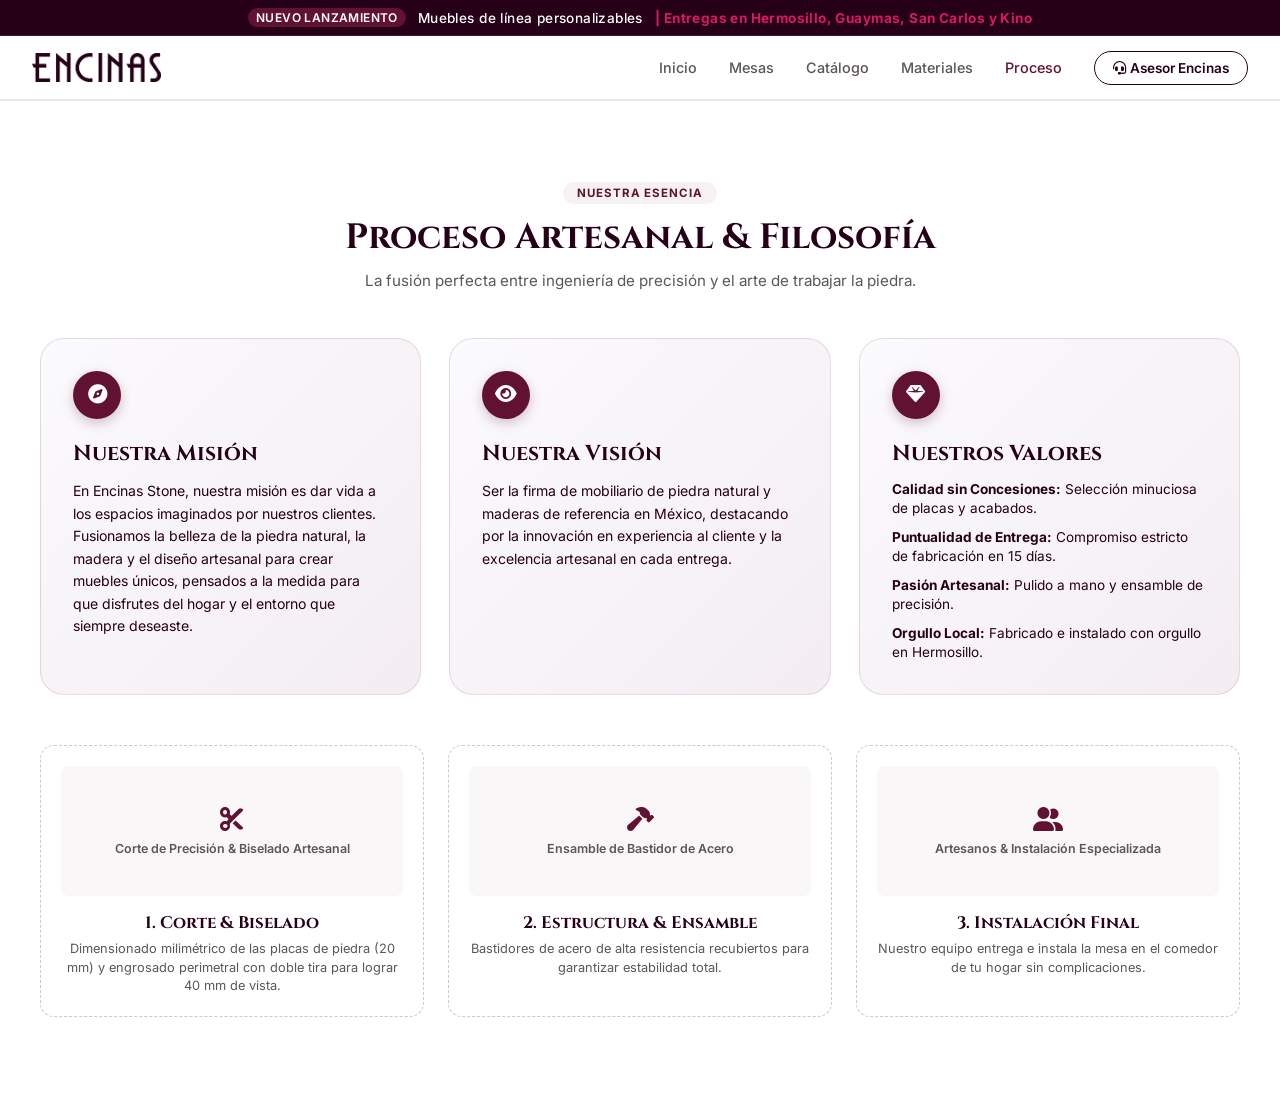
<file: proceso.html>
<!DOCTYPE html>
<html lang="es">
<head>
  <meta charset="UTF-8">
  <meta name="viewport" content="width=device-width, initial-scale=1.0">
  <title>Proceso Artesanal & Filosofía | Encinas Stone</title>
  <!-- Vista previa al compartir (WhatsApp, Facebook) -->
  <meta property="og:type" content="website">
  <meta property="og:site_name" content="Encinas Stone">
  <meta property="og:title" content="Proceso Artesanal &amp; Filosofía | Encinas Stone">
  <meta property="og:description" content="Cubiertas de piedra natural, carpintería fina y mesas de comedor a la medida en Sonora.">
  <meta property="og:url" content="https://encinasstone.com/proceso">
  <meta property="og:image" content="https://encinasstone.com/assets/og-encinas.jpg">
  <meta property="og:image:width" content="1200">
  <meta property="og:image:height" content="630">
  <meta property="og:locale" content="es_MX">

  <!-- Favicon / Logo en Pestaña del Navegador -->
  <link rel="icon" type="image/png" href="assets/LOGOS/logo%20e%20con%20fondo.png">
  <link rel="shortcut icon" href="favicon.ico">
  <link rel="apple-touch-icon" href="assets/LOGOS/logo%20e%20con%20fondo.png">

  <!-- Google Fonts: Playfair Display + Inter -->
  <link rel="preconnect" href="https://fonts.googleapis.com">
  <link rel="preconnect" href="https://fonts.gstatic.com" crossorigin>
  <link href="https://fonts.googleapis.com/css2?family=Inter:wght@300;400;500;600;700&family=Playfair+Display:ital,wght@0,400;0,600;0,700;1,400&display=swap" rel="stylesheet">

  <!-- FontAwesome Icons -->
  <link rel="stylesheet" href="https://cdnjs.cloudflare.com/ajax/libs/font-awesome/6.5.1/css/all.min.css">

  <!-- Main Stylesheet -->
  <link rel="stylesheet" href="styles.css?v=30.0">

  <!-- Meta Pixel Code (Ecommerce mesas ID: 1059963660255644) -->
  <script>
  !function(f,b,e,v,n,t,s)
  {if(f.fbq)return;n=f.fbq=function(){n.callMethod?
  n.callMethod.apply(n,arguments):n.queue.push(arguments)};
  if(!f._fbq)f._fbq=n;n.push=n;n.loaded=!0;n.version='2.0';
  n.queue=[];t=b.createElement(e);t.async=!0;
  t.src=v;s=b.getElementsByTagName(e)[0];
  s.parentNode.insertBefore(t,s)}(window, document,'script',
  'https://connect.facebook.net/en_US/fbevents.js');
  fbq('init', '1059963660255644');
  fbq('init', '2219333765612145'); // Pixel 'Encinas Stone web' (negocio Renovart, campañas)
  fbq('track', 'PageView');
  </script>
  <noscript><img height="1" width="1" style="display:none"
  src="https://www.facebook.com/tr?id=1059963660255644&ev=PageView&noscript=1"
  /></noscript>
  <noscript><img height="1" width="1" style="display:none"
  src="https://www.facebook.com/tr?id=2219333765612145&ev=PageView&noscript=1"
  /></noscript>
  <!-- End Meta Pixel Code -->

  <!-- Google Analytics 4 (propiedad "Encinas Stone", solo en el dominio oficial) -->
  <script async src="https://www.googletagmanager.com/gtag/js?id=G-V630FHVQD2"></script>
  <script>
    window.dataLayer = window.dataLayer || [];
    function gtag(){dataLayer.push(arguments);}
    if (/(^|\.)encinasstone\.com$/.test(location.hostname)) {
      gtag('js', new Date());
      gtag('config', 'G-V630FHVQD2');
    }
  </script>
</head>
<body>

  <!-- Top Announcement Bar (Tesla Style) -->
  <div class="promo-bar">
    <span class="promo-badge">Nuevo Lanzamiento</span>
    <span>Muebles de línea personalizables</span>
    <strong>| Entregas en Hermosillo, Guaymas, San Carlos y Kino</strong>
  </div>

  <!-- Navigation Header -->
  <header class="main-header">
    <a href="/" class="brand-logo" aria-label="Encinas Stone">
      <img src="assets/LOGOS/Recurso%202.png" alt="Encinas Stone" class="header-logo-img logo-desktop">
      <img src="assets/LOGOS/Recurso%201.png" alt="Encinas Stone" class="header-logo-img logo-mobile">
    </a>

    <!-- Mobile Hamburger Toggle Button -->
    <button class="mobile-menu-btn" id="mobile-menu-toggle" aria-label="Abrir Menú">
      <i class="fa-solid fa-bars"></i>
    </button>

    <nav class="header-nav" id="main-header-nav">
      <button class="mobile-menu-close" id="mobile-menu-close" aria-label="Cerrar Menú">&times;</button>
      <a href="/" class="nav-link">Inicio</a>
      <a href="/mesas" class="nav-link">Mesas</a>
      <a href="/catalogo" class="nav-link">Catálogo</a>
      <a href="/materiales" class="nav-link">Materiales</a>
      <a href="/proceso" class="nav-link active">Proceso</a>
      <button class="contact-btn" id="open-advisor-btn">
        <i class="fa-solid fa-headset"></i> Asesor Encinas
      </button>
    </nav>
  </header>

  <!-- PAGE CONTENT: Proceso Artesanal & Identidad (Borrador Estético) -->
  <main class="page-section">
    <div class="section-container">
      <div class="section-title-box">
        <span class="section-tag">Nuestra Esencia</span>
        <h1 class="section-main-heading">Proceso Artesanal & Filosofía</h1>
        <p class="section-main-sub">La fusión perfecta entre ingeniería de precisión y el arte de trabajar la piedra.</p>
      </div>

      <!-- Grid de Misión, Visión y Valores -->
      <div class="process-identity-grid">
        
        <div class="identity-card">
          <div class="identity-icon"><i class="fa-solid fa-compass"></i></div>
          <h3 class="identity-title">Nuestra Misión</h3>
          <p class="identity-text">En Encinas Stone, nuestra misión es dar vida a los espacios imaginados por nuestros clientes. Fusionamos la belleza de la piedra natural, la madera y el diseño artesanal para crear muebles únicos, pensados a la medida para que disfrutes del hogar y el entorno que siempre deseaste.</p>
        </div>

        <div class="identity-card">
          <div class="identity-icon"><i class="fa-solid fa-eye"></i></div>
          <h3 class="identity-title">Nuestra Visión</h3>
          <p class="identity-text">Ser la firma de mobiliario de piedra natural y maderas de referencia en México, destacando por la innovación en experiencia al cliente y la excelencia artesanal en cada entrega.</p>
        </div>

        <div class="identity-card">
          <div class="identity-icon"><i class="fa-solid fa-gem"></i></div>
          <h3 class="identity-title">Nuestros Valores</h3>
          <ul class="identity-list">
            <li><strong>Calidad sin Concesiones:</strong> Selección minuciosa de placas y acabados.</li>
            <li><strong>Puntualidad de Entrega:</strong> Compromiso estricto de fabricación en 15 días.</li>
            <li><strong>Pasión Artesanal:</strong> Pulido a mano y ensamble de precisión.</li>
            <li><strong>Orgullo Local:</strong> Fabricado e instalado con orgullo en Hermosillo.</li>
          </ul>
        </div>

      </div>

      <!-- Borrador Visual de Galería de Proceso & Personal -->
      <div class="process-draft-gallery">
        <div class="process-draft-card">
          <div class="process-draft-placeholder">
            <i class="fa-solid fa-scissors"></i>
            <span>Corte de Precisión & Biselado Artesanal</span>
          </div>
          <h4 class="draft-card-title">1. Corte & Biselado</h4>
          <p class="draft-card-desc">Dimensionado milimétrico de las placas de piedra (20 mm) y engrosado perimetral con doble tira para lograr 40 mm de vista.</p>
        </div>

        <div class="process-draft-card">
          <div class="process-draft-placeholder">
            <i class="fa-solid fa-hammer"></i>
            <span>Ensamble de Bastidor de Acero</span>
          </div>
          <h4 class="draft-card-title">2. Estructura & Ensamble</h4>
          <p class="draft-card-desc">Bastidores de acero de alta resistencia recubiertos para garantizar estabilidad total.</p>
        </div>

        <div class="process-draft-card">
          <div class="process-draft-placeholder">
            <i class="fa-solid fa-user-group"></i>
            <span>Artesanos & Instalación Especializada</span>
          </div>
          <h4 class="draft-card-title">3. Instalación Final</h4>
          <p class="draft-card-desc">Nuestro equipo entrega e instala la mesa en el comedor de tu hogar sin complicaciones.</p>
        </div>
      </div>

    </div>
  </main>

  <script>
    const mobileToggle = document.getElementById('mobile-menu-toggle');
    const mobileClose = document.getElementById('mobile-menu-close');
    const headerNav = document.getElementById('main-header-nav');

    if (mobileToggle && headerNav) {
      mobileToggle.addEventListener('click', () => {
        headerNav.classList.add('mobile-active');
      });
    }

    if (mobileClose && headerNav) {
      mobileClose.addEventListener('click', () => {
        headerNav.classList.remove('mobile-active');
      });
    }

    document.getElementById('open-advisor-btn').addEventListener('click', () => {
      if (window.fbq) window.fbq('track', 'Contact', { content_name: 'Asesor Encinas - Proceso' });
      if (window.gtag) window.gtag('event', 'contact', { method: 'whatsapp', boton: 'Asesor Encinas - Proceso' });
      window.open('https://wa.me/526624134300?text=' + encodeURIComponent('¡Hola Encinas Stone! Deseo consultar información sobre su proceso artesanal.'), '_blank');
    });
  </script>

</body>
</html>
</file>
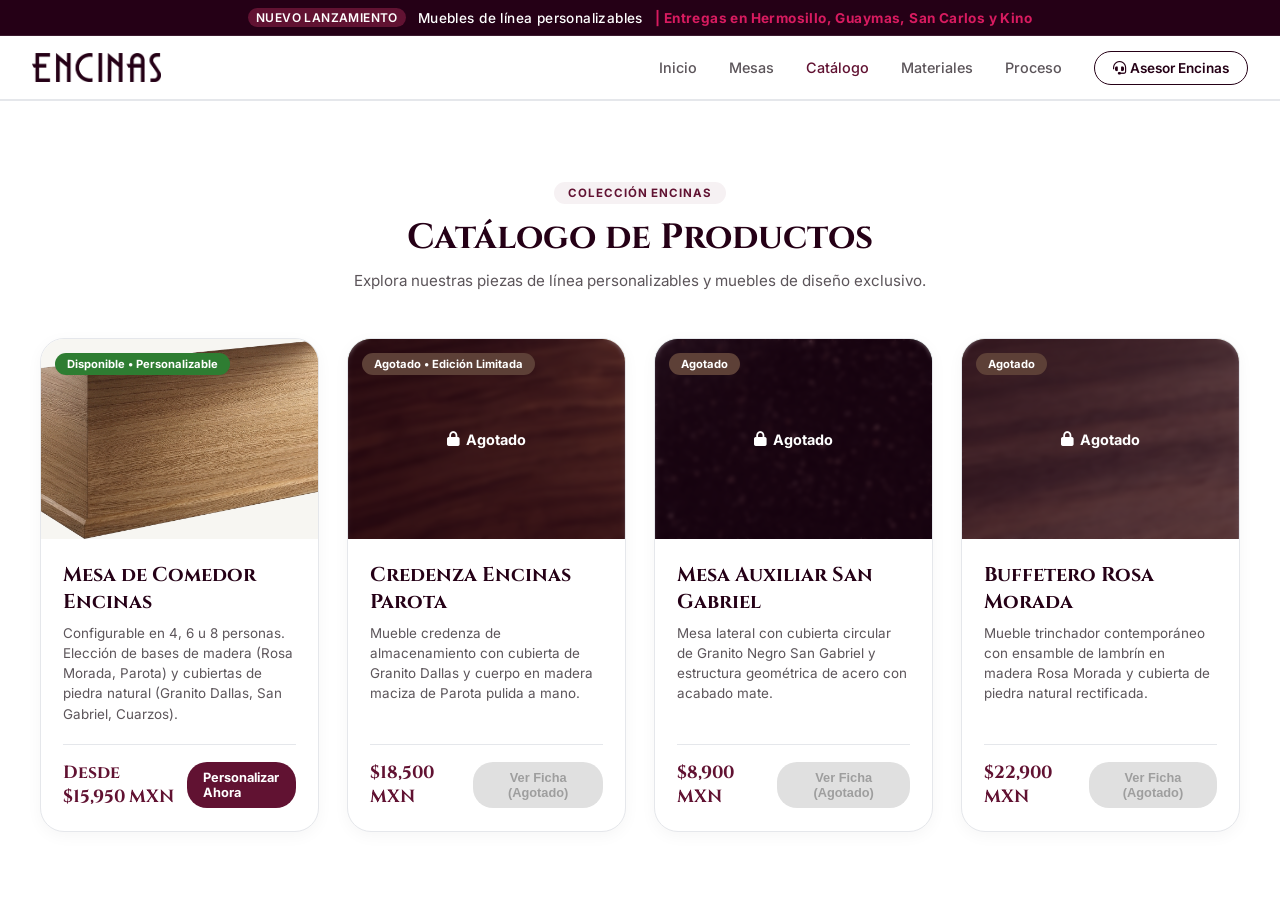
<file: ECOMMERCE ENCINAS STONE/catalogo.html>
<!DOCTYPE html>
<html lang="es">
<head>
  <meta charset="UTF-8">
  <meta name="viewport" content="width=device-width, initial-scale=1.0">
  <title>Catálogo de Muebles de Línea | Encinas Stone</title>

  <!-- Favicon / Logo en Pestaña del Navegador -->
  <link rel="icon" type="image/png" href="assets/LOGOS/logo%20e%20con%20fondo.png">
  <link rel="shortcut icon" href="favicon.ico">
  <link rel="apple-touch-icon" href="assets/LOGOS/logo%20e%20con%20fondo.png">

  <!-- Google Fonts: Playfair Display (Luxury Headers) + Inter (Clean Body) -->
  <link rel="preconnect" href="https://fonts.googleapis.com">
  <link rel="preconnect" href="https://fonts.gstatic.com" crossorigin>
  <link href="https://fonts.googleapis.com/css2?family=Inter:wght@300;400;500;600;700&family=Playfair+Display:ital,wght@0,400;0,600;0,700;1,400&display=swap" rel="stylesheet">

  <!-- FontAwesome Icons -->
  <link rel="stylesheet" href="https://cdnjs.cloudflare.com/ajax/libs/font-awesome/6.5.1/css/all.min.css">

  <!-- Main Stylesheet -->
  <link rel="stylesheet" href="styles.css?v=26.0">
</head>
<body>

  <!-- Top Announcement Bar (Tesla Style) -->
  <div class="promo-bar">
    <span class="promo-badge">Nuevo Lanzamiento</span>
    <span>Muebles de línea personalizables</span>
    <strong>| Entregas en Hermosillo, Guaymas, San Carlos y Kino</strong>
  </div>

  <!-- Navigation Header with Dual Responsive Logo -->
  <header class="main-header">
    <a href="index.html" class="brand-logo" aria-label="Encinas Stone">
      <img src="assets/LOGOS/Recurso%202.png" alt="Encinas Stone" class="header-logo-img logo-desktop">
      <img src="assets/LOGOS/Recurso%201.png" alt="Encinas Stone" class="header-logo-img logo-mobile">
    </a>

    <!-- Mobile Hamburger Toggle Button -->
    <button class="mobile-menu-btn" id="mobile-menu-toggle" aria-label="Abrir Menú">
      <i class="fa-solid fa-bars"></i>
    </button>

    <nav class="header-nav" id="main-header-nav">
      <button class="mobile-menu-close" id="mobile-menu-close" aria-label="Cerrar Menú">&times;</button>
      <a href="index.html" class="nav-link">Inicio</a>
      <a href="mesas.html" class="nav-link">Mesas</a>
      <a href="catalogo.html" class="nav-link active">Catálogo</a>
      <a href="materiales.html" class="nav-link">Materiales</a>
      <a href="proceso.html" class="nav-link">Proceso</a>
      <button class="contact-btn" id="open-advisor-btn">
        <i class="fa-solid fa-headset"></i> Asesor Encinas
      </button>
    </nav>
  </header>

  <!-- PAGE CONTENT: Catálogo General -->
  <main class="page-section">
    <div class="section-container">
      <div class="section-title-box">
        <span class="section-tag">Colección Encinas</span>
        <h1 class="section-main-heading">Catálogo de Productos</h1>
        <p class="section-main-sub">Explora nuestras piezas de línea personalizables y muebles de diseño exclusivo.</p>
      </div>

      <div class="catalog-grid">
        
        <!-- Producto Principal Disponible -->
        <div class="catalog-card card-featured">
          <div class="catalog-card-badge badge-active">Disponible • Personalizable</div>
          <div class="catalog-card-image">
            <img src="assets/BASES/AMPLIA ROSA.png" alt="Mesa de Comedor Personalizable">
          </div>
          <div class="catalog-card-content">
            <h3 class="catalog-card-title">Mesa de Comedor Encinas</h3>
            <p class="catalog-card-desc">Configurable en 4, 6 u 8 personas. Elección de bases de madera (Rosa Morada, Parota) y cubiertas de piedra natural (Granito Dallas, San Gabriel, Cuarzos).</p>
            <div class="catalog-card-footer">
              <span class="catalog-card-price">Desde $15,950 MXN</span>
              <a href="index.html" class="btn-catalog-action btn-active">Personalizar Ahora</a>
            </div>
          </div>
        </div>

        <!-- Producto 2: Credenza Agotada -->
        <div class="catalog-card">
          <div class="catalog-card-badge badge-soldout">Agotado • Edición Limitada</div>
          <div class="catalog-card-image placeholder-img">
            <div class="soldout-overlay"><i class="fa-solid fa-lock"></i> Agotado</div>
            <img src="assets/BASES/BASE PAROTA.png" alt="Credenza Encinas Parota">
          </div>
          <div class="catalog-card-content">
            <h3 class="catalog-card-title">Credenza Encinas Parota</h3>
            <p class="catalog-card-desc">Mueble credenza de almacenamiento con cubierta de Granito Dallas y cuerpo en madera maciza de Parota pulida a mano.</p>
            <div class="catalog-card-footer">
              <span class="catalog-card-price">$18,500 MXN</span>
              <button class="btn-catalog-action btn-disabled" disabled>Ver Ficha (Agotado)</button>
            </div>
          </div>
        </div>

        <!-- Producto 3: Mesa Auxiliar Agotada -->
        <div class="catalog-card">
          <div class="catalog-card-badge badge-soldout">Agotado</div>
          <div class="catalog-card-image placeholder-img">
            <div class="soldout-overlay"><i class="fa-solid fa-lock"></i> Agotado</div>
            <img src="assets/CUBIERTAS/CUBIERTA SAN GABRIEL.png" alt="Mesa Auxiliar San Gabriel">
          </div>
          <div class="catalog-card-content">
            <h3 class="catalog-card-title">Mesa Auxiliar San Gabriel</h3>
            <p class="catalog-card-desc">Mesa lateral con cubierta circular de Granito Negro San Gabriel y estructura geométrica de acero con acabado mate.</p>
            <div class="catalog-card-footer">
              <span class="catalog-card-price">$8,900 MXN</span>
              <button class="btn-catalog-action btn-disabled" disabled>Ver Ficha (Agotado)</button>
            </div>
          </div>
        </div>

        <!-- Producto 4: Buffetero Agotado -->
        <div class="catalog-card">
          <div class="catalog-card-badge badge-soldout">Agotado</div>
          <div class="catalog-card-image placeholder-img">
            <div class="soldout-overlay"><i class="fa-solid fa-lock"></i> Agotado</div>
            <img src="assets/BASES/BASE MOCZAN.png" alt="Buffetero Rosa Morada">
          </div>
          <div class="catalog-card-content">
            <h3 class="catalog-card-title">Buffetero Rosa Morada</h3>
            <p class="catalog-card-desc">Mueble trinchador contemporáneo con ensamble de lambrín en madera Rosa Morada y cubierta de piedra natural rectificada.</p>
            <div class="catalog-card-footer">
              <span class="catalog-card-price">$22,900 MXN</span>
              <button class="btn-catalog-action btn-disabled" disabled>Ver Ficha (Agotado)</button>
            </div>
          </div>
        </div>

      </div>
    </div>
  </main>

  <script>
    const mobileToggle = document.getElementById('mobile-menu-toggle');
    const mobileClose = document.getElementById('mobile-menu-close');
    const headerNav = document.getElementById('main-header-nav');

    if (mobileToggle && headerNav) {
      mobileToggle.addEventListener('click', () => {
        headerNav.classList.add('mobile-active');
      });
    }

    if (mobileClose && headerNav) {
      mobileClose.addEventListener('click', () => {
        headerNav.classList.remove('mobile-active');
      });
    }

    document.getElementById('open-advisor-btn').addEventListener('click', () => {
      window.open('https://wa.me/526624134300?text=' + encodeURIComponent('¡Hola Encinas Stone! Deseo consultar información sobre el catálogo de muebles.'), '_blank');
    });
  </script>

</body>
</html>
</file>
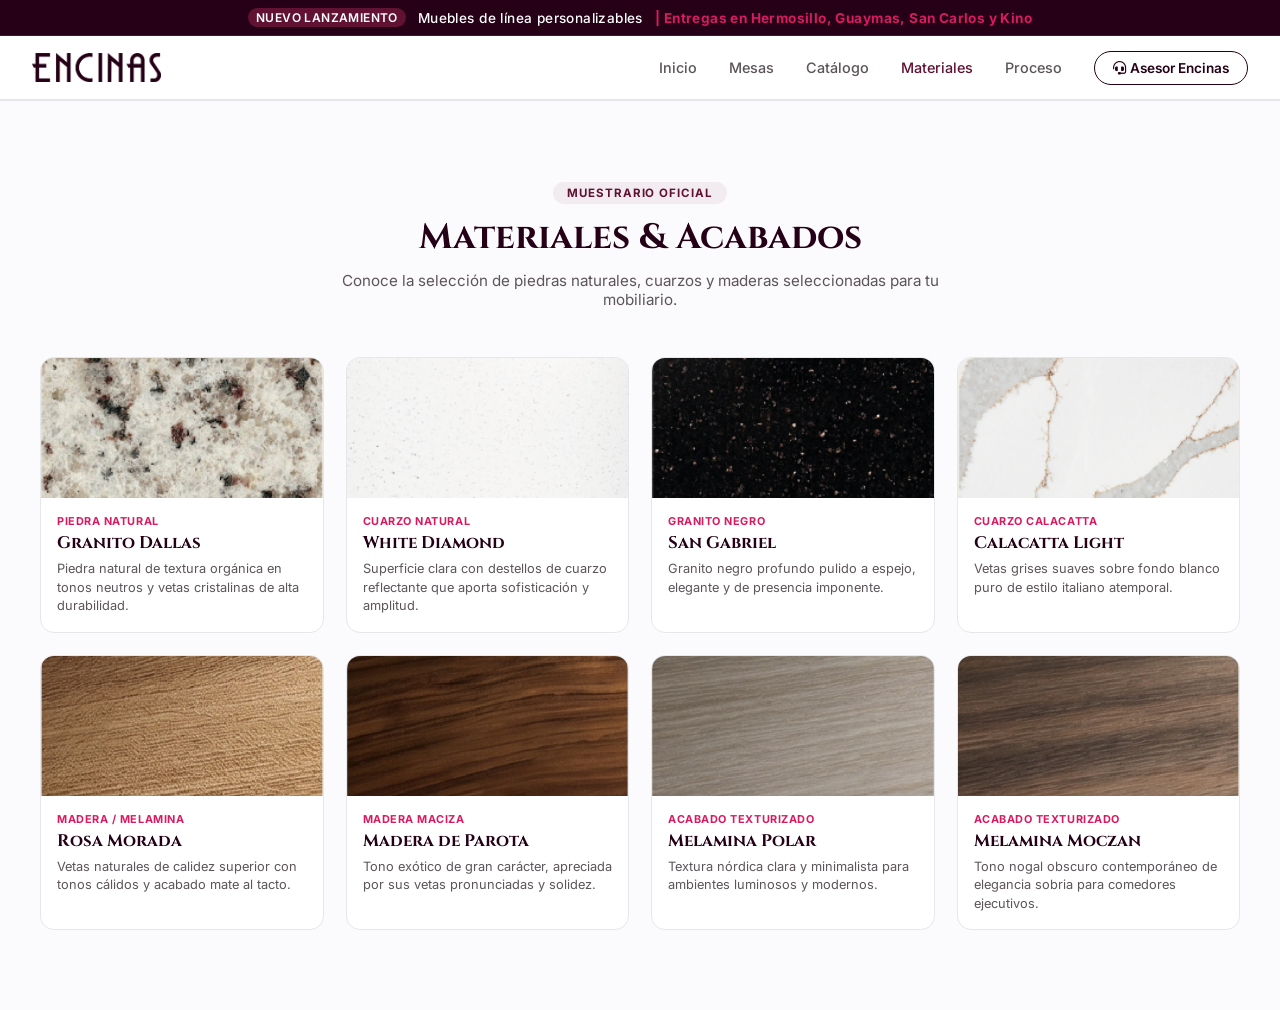
<file: ECOMMERCE ENCINAS STONE/materiales.html>
<!DOCTYPE html>
<html lang="es">
<head>
  <meta charset="UTF-8">
  <meta name="viewport" content="width=device-width, initial-scale=1.0">
  <title>Muestrario de Materiales & Acabados | Encinas Stone</title>

  <!-- Favicon / Logo en Pestaña del Navegador -->
  <link rel="icon" type="image/png" href="assets/LOGOS/logo%20e%20con%20fondo.png">
  <link rel="shortcut icon" href="favicon.ico">
  <link rel="apple-touch-icon" href="assets/LOGOS/logo%20e%20con%20fondo.png">

  <!-- Google Fonts: Playfair Display + Inter -->
  <link rel="preconnect" href="https://fonts.googleapis.com">
  <link rel="preconnect" href="https://fonts.gstatic.com" crossorigin>
  <link href="https://fonts.googleapis.com/css2?family=Inter:wght@300;400;500;600;700&family=Playfair+Display:ital,wght@0,400;0,600;0,700;1,400&display=swap" rel="stylesheet">

  <!-- FontAwesome Icons -->
  <link rel="stylesheet" href="https://cdnjs.cloudflare.com/ajax/libs/font-awesome/6.5.1/css/all.min.css">

  <!-- Main Stylesheet -->
  <link rel="stylesheet" href="styles.css?v=26.0">
</head>
<body>

  <!-- Top Announcement Bar (Tesla Style) -->
  <div class="promo-bar">
    <span class="promo-badge">Nuevo Lanzamiento</span>
    <span>Muebles de línea personalizables</span>
    <strong>| Entregas en Hermosillo, Guaymas, San Carlos y Kino</strong>
  </div>

  <!-- Navigation Header -->
  <header class="main-header">
    <a href="index.html" class="brand-logo" aria-label="Encinas Stone">
      <img src="assets/LOGOS/Recurso%202.png" alt="Encinas Stone" class="header-logo-img logo-desktop">
      <img src="assets/LOGOS/Recurso%201.png" alt="Encinas Stone" class="header-logo-img logo-mobile">
    </a>

    <!-- Mobile Hamburger Toggle Button -->
    <button class="mobile-menu-btn" id="mobile-menu-toggle" aria-label="Abrir Menú">
      <i class="fa-solid fa-bars"></i>
    </button>

    <nav class="header-nav" id="main-header-nav">
      <button class="mobile-menu-close" id="mobile-menu-close" aria-label="Cerrar Menú">&times;</button>
      <a href="index.html" class="nav-link">Inicio</a>
      <a href="mesas.html" class="nav-link">Mesas</a>
      <a href="catalogo.html" class="nav-link">Catálogo</a>
      <a href="materiales.html" class="nav-link active">Materiales</a>
      <a href="proceso.html" class="nav-link">Proceso</a>
      <button class="contact-btn" id="open-advisor-btn">
        <i class="fa-solid fa-headset"></i> Asesor Encinas
      </button>
    </nav>
  </header>

  <!-- PAGE CONTENT: Materiales & Acabados -->
  <main class="page-section section-alt">
    <div class="section-container">
      <div class="section-title-box">
        <span class="section-tag">Muestrario Oficial</span>
        <h1 class="section-main-heading">Materiales & Acabados</h1>
        <p class="section-main-sub">Conoce la selección de piedras naturales, cuarzos y maderas seleccionadas para tu mobiliario.</p>
      </div>

      <div class="materials-showcase-grid">
        
        <!-- Piedra 1: Granito Dallas -->
        <div class="material-card">
          <div class="material-card-img">
            <img src="assets/CUBIERTAS/CUBIERTA DALLAS.png" alt="Granito Dallas">
          </div>
          <div class="material-card-info">
            <span class="material-category">Piedra Natural</span>
            <h4 class="material-name">Granito Dallas</h4>
            <p class="material-desc">Piedra natural de textura orgánica en tonos neutros y vetas cristalinas de alta durabilidad.</p>
          </div>
        </div>

        <!-- Piedra 2: White Diamond -->
        <div class="material-card">
          <div class="material-card-img">
            <img src="assets/CUBIERTAS/CUBIERTA DIAMOND.png" alt="White Diamond">
          </div>
          <div class="material-card-info">
            <span class="material-category">Cuarzo Natural</span>
            <h4 class="material-name">White Diamond</h4>
            <p class="material-desc">Superficie clara con destellos de cuarzo reflectante que aporta sofisticación y amplitud.</p>
          </div>
        </div>

        <!-- Piedra 3: San Gabriel -->
        <div class="material-card">
          <div class="material-card-img">
            <img src="assets/CUBIERTAS/CUBIERTA SAN GABRIEL.png" alt="San Gabriel">
          </div>
          <div class="material-card-info">
            <span class="material-category">Granito Negro</span>
            <h4 class="material-name">San Gabriel</h4>
            <p class="material-desc">Granito negro profundo pulido a espejo, elegante y de presencia imponente.</p>
          </div>
        </div>

        <!-- Piedra 4: Calacatta Light -->
        <div class="material-card">
          <div class="material-card-img">
            <img src="assets/CUBIERTAS/CUBIERTA CTT LIGHT.png" alt="Calacatta Light">
          </div>
          <div class="material-card-info">
            <span class="material-category">Cuarzo Calacatta</span>
            <h4 class="material-name">Calacatta Light</h4>
            <p class="material-desc">Vetas grises suaves sobre fondo blanco puro de estilo italiano atemporal.</p>
          </div>
        </div>

        <!-- Madera 1: Rosa Morada -->
        <div class="material-card">
          <div class="material-card-img">
            <img src="assets/BASES/BASE ROSA MORADA.png" alt="Melamina Rosa Morada">
          </div>
          <div class="material-card-info">
            <span class="material-category">Madera / Melamina</span>
            <h4 class="material-name">Rosa Morada</h4>
            <p class="material-desc">Vetas naturales de calidez superior con tonos cálidos y acabado mate al tacto.</p>
          </div>
        </div>

        <!-- Madera 2: Parota -->
        <div class="material-card">
          <div class="material-card-img">
            <img src="assets/BASES/BASE PAROTA.png" alt="Madera de Parota">
          </div>
          <div class="material-card-info">
            <span class="material-category">Madera Maciza</span>
            <h4 class="material-name">Madera de Parota</h4>
            <p class="material-desc">Tono exótico de gran carácter, apreciada por sus vetas pronunciadas y solidez.</p>
          </div>
        </div>

        <!-- Madera 3: Polar -->
        <div class="material-card">
          <div class="material-card-img">
            <img src="assets/BASES/BASE POLAR.png" alt="Melamina Polar">
          </div>
          <div class="material-card-info">
            <span class="material-category">Acabado Texturizado</span>
            <h4 class="material-name">Melamina Polar</h4>
            <p class="material-desc">Textura nórdica clara y minimalista para ambientes luminosos y modernos.</p>
          </div>
        </div>

        <!-- Madera 4: Moczan -->
        <div class="material-card">
          <div class="material-card-img">
            <img src="assets/BASES/BASE MOCZAN.png" alt="Melamina Moczan">
          </div>
          <div class="material-card-info">
            <span class="material-category">Acabado Texturizado</span>
            <h4 class="material-name">Melamina Moczan</h4>
            <p class="material-desc">Tono nogal obscuro contemporáneo de elegancia sobria para comedores ejecutivos.</p>
          </div>
        </div>

      </div>
    </div>
  </main>

  <script>
    const mobileToggle = document.getElementById('mobile-menu-toggle');
    const mobileClose = document.getElementById('mobile-menu-close');
    const headerNav = document.getElementById('main-header-nav');

    if (mobileToggle && headerNav) {
      mobileToggle.addEventListener('click', () => {
        headerNav.classList.add('mobile-active');
      });
    }

    if (mobileClose && headerNav) {
      mobileClose.addEventListener('click', () => {
        headerNav.classList.remove('mobile-active');
      });
    }

    document.getElementById('open-advisor-btn').addEventListener('click', () => {
      window.open('https://wa.me/526624134300?text=' + encodeURIComponent('¡Hola Encinas Stone! Deseo consultar muestras de materiales y piedras.'), '_blank');
    });
  </script>

</body>
</html>
</file>
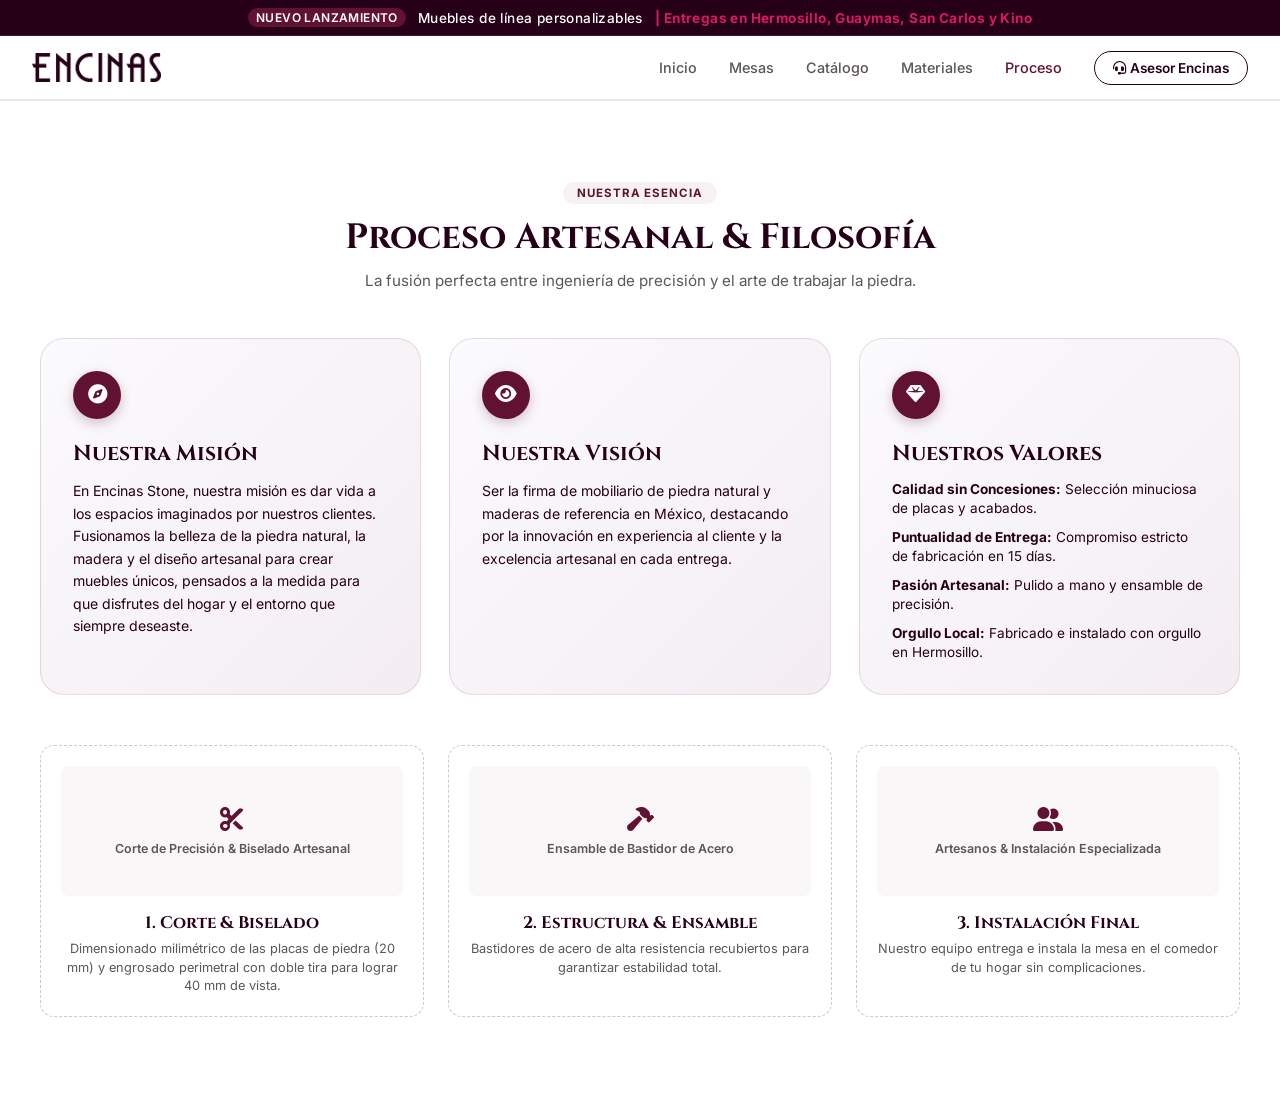
<file: ECOMMERCE ENCINAS STONE/proceso.html>
<!DOCTYPE html>
<html lang="es">
<head>
  <meta charset="UTF-8">
  <meta name="viewport" content="width=device-width, initial-scale=1.0">
  <title>Proceso Artesanal & Filosofía | Encinas Stone</title>

  <!-- Favicon / Logo en Pestaña del Navegador -->
  <link rel="icon" type="image/png" href="assets/LOGOS/logo%20e%20con%20fondo.png">
  <link rel="shortcut icon" href="favicon.ico">
  <link rel="apple-touch-icon" href="assets/LOGOS/logo%20e%20con%20fondo.png">

  <!-- Google Fonts: Playfair Display + Inter -->
  <link rel="preconnect" href="https://fonts.googleapis.com">
  <link rel="preconnect" href="https://fonts.gstatic.com" crossorigin>
  <link href="https://fonts.googleapis.com/css2?family=Inter:wght@300;400;500;600;700&family=Playfair+Display:ital,wght@0,400;0,600;0,700;1,400&display=swap" rel="stylesheet">

  <!-- FontAwesome Icons -->
  <link rel="stylesheet" href="https://cdnjs.cloudflare.com/ajax/libs/font-awesome/6.5.1/css/all.min.css">

  <!-- Main Stylesheet -->
  <link rel="stylesheet" href="styles.css?v=26.0">
</head>
<body>

  <!-- Top Announcement Bar (Tesla Style) -->
  <div class="promo-bar">
    <span class="promo-badge">Nuevo Lanzamiento</span>
    <span>Muebles de línea personalizables</span>
    <strong>| Entregas en Hermosillo, Guaymas, San Carlos y Kino</strong>
  </div>

  <!-- Navigation Header -->
  <header class="main-header">
    <a href="index.html" class="brand-logo" aria-label="Encinas Stone">
      <img src="assets/LOGOS/Recurso%202.png" alt="Encinas Stone" class="header-logo-img logo-desktop">
      <img src="assets/LOGOS/Recurso%201.png" alt="Encinas Stone" class="header-logo-img logo-mobile">
    </a>

    <!-- Mobile Hamburger Toggle Button -->
    <button class="mobile-menu-btn" id="mobile-menu-toggle" aria-label="Abrir Menú">
      <i class="fa-solid fa-bars"></i>
    </button>

    <nav class="header-nav" id="main-header-nav">
      <button class="mobile-menu-close" id="mobile-menu-close" aria-label="Cerrar Menú">&times;</button>
      <a href="index.html" class="nav-link">Inicio</a>
      <a href="mesas.html" class="nav-link">Mesas</a>
      <a href="catalogo.html" class="nav-link">Catálogo</a>
      <a href="materiales.html" class="nav-link">Materiales</a>
      <a href="proceso.html" class="nav-link active">Proceso</a>
      <button class="contact-btn" id="open-advisor-btn">
        <i class="fa-solid fa-headset"></i> Asesor Encinas
      </button>
    </nav>
  </header>

  <!-- PAGE CONTENT: Proceso Artesanal & Identidad (Borrador Estético) -->
  <main class="page-section">
    <div class="section-container">
      <div class="section-title-box">
        <span class="section-tag">Nuestra Esencia</span>
        <h1 class="section-main-heading">Proceso Artesanal & Filosofía</h1>
        <p class="section-main-sub">La fusión perfecta entre ingeniería de precisión y el arte de trabajar la piedra.</p>
      </div>

      <!-- Grid de Misión, Visión y Valores -->
      <div class="process-identity-grid">
        
        <div class="identity-card">
          <div class="identity-icon"><i class="fa-solid fa-compass"></i></div>
          <h3 class="identity-title">Nuestra Misión</h3>
          <p class="identity-text">En Encinas Stone, nuestra misión es dar vida a los espacios imaginados por nuestros clientes. Fusionamos la belleza de la piedra natural, la madera y el diseño artesanal para crear muebles únicos, pensados a la medida para que disfrutes del hogar y el entorno que siempre deseaste.</p>
        </div>

        <div class="identity-card">
          <div class="identity-icon"><i class="fa-solid fa-eye"></i></div>
          <h3 class="identity-title">Nuestra Visión</h3>
          <p class="identity-text">Ser la firma de mobiliario de piedra natural y maderas de referencia en México, destacando por la innovación en experiencia al cliente y la excelencia artesanal en cada entrega.</p>
        </div>

        <div class="identity-card">
          <div class="identity-icon"><i class="fa-solid fa-gem"></i></div>
          <h3 class="identity-title">Nuestros Valores</h3>
          <ul class="identity-list">
            <li><strong>Calidad sin Concesiones:</strong> Selección minuciosa de placas y acabados.</li>
            <li><strong>Puntualidad de Entrega:</strong> Compromiso estricto de fabricación en 15 días.</li>
            <li><strong>Pasión Artesanal:</strong> Pulido a mano y ensamble de precisión.</li>
            <li><strong>Orgullo Local:</strong> Fabricado e instalado con orgullo en Hermosillo.</li>
          </ul>
        </div>

      </div>

      <!-- Borrador Visual de Galería de Proceso & Personal -->
      <div class="process-draft-gallery">
        <div class="process-draft-card">
          <div class="process-draft-placeholder">
            <i class="fa-solid fa-scissors"></i>
            <span>Corte de Precisión & Biselado Artesanal</span>
          </div>
          <h4 class="draft-card-title">1. Corte & Biselado</h4>
          <p class="draft-card-desc">Dimensionado milimétrico de las placas de piedra (20 mm) y engrosado perimetral con doble tira para lograr 40 mm de vista.</p>
        </div>

        <div class="process-draft-card">
          <div class="process-draft-placeholder">
            <i class="fa-solid fa-hammer"></i>
            <span>Ensamble de Bastidor de Acero</span>
          </div>
          <h4 class="draft-card-title">2. Estructura & Ensamble</h4>
          <p class="draft-card-desc">Bastidores de acero de alta resistencia recubiertos para garantizar estabilidad total.</p>
        </div>

        <div class="process-draft-card">
          <div class="process-draft-placeholder">
            <i class="fa-solid fa-user-group"></i>
            <span>Artesanos & Instalación Especializada</span>
          </div>
          <h4 class="draft-card-title">3. Instalación Final</h4>
          <p class="draft-card-desc">Nuestro equipo entrega e instala la mesa en el comedor de tu hogar sin complicaciones.</p>
        </div>
      </div>

    </div>
  </main>

  <script>
    const mobileToggle = document.getElementById('mobile-menu-toggle');
    const mobileClose = document.getElementById('mobile-menu-close');
    const headerNav = document.getElementById('main-header-nav');

    if (mobileToggle && headerNav) {
      mobileToggle.addEventListener('click', () => {
        headerNav.classList.add('mobile-active');
      });
    }

    if (mobileClose && headerNav) {
      mobileClose.addEventListener('click', () => {
        headerNav.classList.remove('mobile-active');
      });
    }

    document.getElementById('open-advisor-btn').addEventListener('click', () => {
      window.open('https://wa.me/526624134300?text=' + encodeURIComponent('¡Hola Encinas Stone! Deseo consultar información sobre su proceso artesanal.'), '_blank');
    });
  </script>

</body>
</html>
</file>
<file: styles.css>
/* ECOMMERCE ENCINAS STONE - Design System & Tesla-Style Multi-Layer Configurator */

@import url('https://fonts.googleapis.com/css2?family=Cinzel:wght@500;600;700&family=Inter:wght@300;400;500;600;700&family=Playfair+Display:ital,wght@0,500;0,600;0,700;1,400&display=swap');

:root {
  /* Brand Palette - Encinas Stone Manual */
  --color-negro-vino: #250016;       /* Dark wine / slate black */
  --color-guinda-encinas: #611232;   /* Deep rich burgundy */
  --color-guinda-light: #7a1b41;     /* Hover state burgundy */
  --color-rosa-cereza: #D81B60;      /* Vibrant cherry rose accent */
  --color-rosa-light: rgba(216, 27, 96, 0.1);
  --color-blanco-cuarzo: #F8F9FA;    /* Soft quartz white background */
  --color-pure-white: #FFFFFF;
  
  /* Text & Surfaces */
  --text-dark: #250016;
  --text-muted: #5c555a;
  --text-light: #8e888d;
  --border-light: #E5E7EB;
  --border-focus: #D81B60;
  
  /* Shadows & Radius */
  --shadow-sm: 0 2px 8px rgba(37, 0, 22, 0.05);
  --shadow-md: 0 8px 24px rgba(37, 0, 22, 0.08);
  --shadow-lg: 0 16px 40px rgba(37, 0, 22, 0.14);
  --radius-sm: 8px;
  --radius-md: 14px;
  --radius-lg: 24px;
  
  /* Typography System */
  --font-heading: 'Cinzel', 'Playfair Display', serif;
  --font-body: 'Inter', system-ui, -apple-system, sans-serif;
}

* {
  margin: 0;
  padding: 0;
  box-sizing: border-box;
  -webkit-font-smoothing: antialiased;
}

body {
  font-family: var(--font-body);
  background-color: var(--color-blanco-cuarzo);
  color: var(--text-dark);
  display: flex;
  flex-direction: column;
  min-height: 100vh;
}

/* Announcement Top Bar (Tesla style) */
.promo-bar {
  background: var(--color-negro-vino);
  color: #fff;
  text-align: center;
  padding: 8px 16px;
  font-size: 0.85rem;
  font-weight: 500;
  letter-spacing: 0.03em;
  display: flex;
  justify-content: center;
  align-items: center;
  gap: 12px;
  border-bottom: 1px solid rgba(255, 255, 255, 0.1);
  width: 100%;
  flex-shrink: 0;
}

.promo-bar strong {
  color: var(--color-rosa-cereza);
}

.promo-badge {
  background: var(--color-guinda-encinas);
  color: #fff;
  padding: 2px 8px;
  border-radius: 20px;
  font-size: 0.75rem;
  font-weight: 600;
  text-transform: uppercase;
  white-space: nowrap;
}

/* Header & Brand Logo System */
.main-header {
  background: var(--color-pure-white);
  height: 64px;
  padding: 0 32px;
  display: flex;
  align-items: center;
  justify-content: space-between;
  border-bottom: 1px solid var(--border-light);
  position: sticky;
  top: 0;
  z-index: 100;
  width: 100%;
  flex-shrink: 0;
}

.brand-logo {
  display: flex;
  align-items: center;
  text-decoration: none;
}

.header-logo-img {
  height: 29px; /* Slightly reduced height for elegant desktop proportions */
  width: auto;
  max-width: 220px;
  object-fit: contain;
  transition: opacity 0.2s ease;
}

/* Bulletproof CSS Media Switcher for R2 (Desktop & Mobile Centered) */
.logo-desktop {
  display: block !important;
}

.logo-mobile {
  display: none !important;
}

.brand-logo:hover .header-logo-img {
  opacity: 0.88;
}

/* Mobile Hamburger Button & Drawer Navigation */
.mobile-menu-btn {
  display: none;
  background: transparent;
  border: none;
  font-size: 1.4rem;
  color: var(--color-negro-vino);
  cursor: pointer;
  padding: 6px;
  z-index: 120;
}

.mobile-menu-close {
  display: none;
  background: transparent;
  border: none;
  font-size: 1.8rem;
  color: var(--color-negro-vino);
  position: absolute;
  top: 16px;
  right: 20px;
  cursor: pointer;
  line-height: 1;
}

.header-nav {
  display: flex;
  align-items: center;
  gap: 32px;
}

@media (max-width: 768px) {
  .mobile-menu-btn {
    display: block;
  }

  .header-nav {
    position: fixed;
    top: 0;
    right: -100%;
    width: 280px;
    height: 100vh;
    background: #ffffff;
    box-shadow: -6px 0 24px rgba(0, 0, 0, 0.18);
    flex-direction: column;
    align-items: flex-start;
    padding: 70px 24px 30px 24px;
    gap: 18px;
    transition: right 0.3s cubic-bezier(0.16, 1, 0.3, 1);
    z-index: 150;
  }

  .header-nav.mobile-active {
    right: 0;
  }

  .mobile-menu-close {
    display: block;
  }

  .header-nav .nav-link {
    font-size: 1.1rem;
    font-weight: 600;
    width: 100%;
    padding: 12px 0;
    border-bottom: 1px solid var(--border-light);
    color: var(--color-negro-vino);
  }

  .header-nav .contact-btn {
    width: 100%;
    justify-content: center;
    margin-top: 12px;
    padding: 12px 18px;
    font-size: 0.95rem;
  }
}

.nav-link {
  text-decoration: none;
  color: var(--text-muted);
  font-size: 0.9rem;
  font-weight: 500;
  font-family: var(--font-body);
  transition: color 0.2s;
}

.nav-link:hover, .nav-link.active {
  color: var(--color-guinda-encinas);
}

.contact-btn {
  background: transparent;
  border: 1.5px solid var(--color-negro-vino);
  color: var(--color-negro-vino);
  padding: 8px 18px;
  border-radius: 20px;
  font-size: 0.85rem;
  font-weight: 600;
  font-family: var(--font-body);
  cursor: pointer;
  transition: all 0.2s;
  white-space: nowrap;
}

.contact-btn:hover {
  background: var(--color-negro-vino);
  color: #fff;
}

/* Configurator Layout (Desktop Split) */
.configurator-wrapper {
  display: grid;
  grid-template-columns: 1fr 460px;
  height: calc(100vh - 64px - 76px - 36px);
  overflow: hidden;
  position: relative;
  width: 100%;
}

/* Visualizer Stage (Left Column - PINNED / FIXED ON DESKTOP) */
.visualizer-stage {
  height: 100%;
  background: radial-gradient(circle at center, #ffffff 0%, #f3f2ee 100%);
  display: flex;
  flex-direction: column;
  justify-content: space-between;
  padding: 24px 36px;
  overflow: hidden;
  user-select: none;
  position: relative;
}

.stage-header {
  display: flex;
  justify-content: space-between;
  align-items: flex-end;
  z-index: 10;
  width: 100%;
}

.model-title-badge h1 {
  font-family: var(--font-heading);
  font-size: 2rem;
  color: var(--color-negro-vino);
  letter-spacing: 0.02em;
}

.model-subtitle {
  font-size: 0.85rem;
  font-family: var(--font-body);
  color: var(--text-muted);
  margin-top: 4px;
}

/* Top Right Inline Specifications */
.stage-specs-inline {
  display: flex;
  align-items: center;
  gap: 28px;
}

.spec-highlight {
  text-align: center;
}

.spec-val {
  font-family: var(--font-body);
  font-size: 1.05rem;
  font-weight: 700;
  color: var(--color-negro-vino);
  line-height: 1.2;
}

.spec-lbl {
  font-size: 0.62rem;
  font-family: var(--font-body);
  color: var(--text-muted);
  text-transform: uppercase;
  letter-spacing: 0.06em;
  margin-top: 2px;
  white-space: nowrap;
}

/* Floating Bottom Center Camera Controls Pill */
.view-controls.floating-view-controls {
  position: absolute;
  bottom: 16px;
  left: 50%;
  transform: translateX(-50%);
  z-index: 60;
  background: rgba(255, 255, 255, 0.45);
  backdrop-filter: blur(14px);
  -webkit-backdrop-filter: blur(14px);
  border: 1px solid rgba(255, 255, 255, 0.6);
  padding: 4px;
  border-radius: 30px;
  box-shadow: 0 8px 24px rgba(0, 0, 0, 0.18);
  display: flex;
  gap: 4px;
}

.floating-view-controls .view-btn {
  background: transparent;
  border: none;
  padding: 7px 14px;
  border-radius: 20px;
  font-size: 0.76rem;
  font-weight: 600;
  font-family: var(--font-body);
  color: rgba(37, 0, 22, 0.85);
  cursor: pointer;
  transition: all 0.25s ease;
  display: flex;
  align-items: center;
  gap: 6px;
  white-space: nowrap;
}

.floating-view-controls .view-btn:hover {
  background: rgba(255, 255, 255, 0.7);
  color: var(--color-negro-vino);
}

.floating-view-controls .view-btn.active {
  background: var(--color-negro-vino);
  color: #ffffff;
  box-shadow: 0 3px 10px rgba(37, 0, 22, 0.3);
}

/* Multi-Layer Stage Viewport */
.preview-container {
  position: relative;
  flex: 1;
  display: flex;
  align-items: center;
  justify-content: center;
  margin: 10px 0;
  width: 100%;
  overflow: hidden;
}

.layered-stage {
  position: relative;
  width: 100%;
  max-width: 920px;
  aspect-ratio: 16 / 9;
  border-radius: var(--radius-md);
  overflow: hidden;
  box-shadow: 0 16px 40px rgba(37, 0, 22, 0.12);
  background: #111;
}

.stage-layer {
  position: absolute;
  top: 0;
  left: 0;
  width: 100%;
  height: 100%;
  object-fit: cover;
  transition: opacity 0.25s ease;
  pointer-events: none;
}

.layer-fondo { z-index: 1; }

.layer-base {
  z-index: 3;
  filter: url(#edge-feather) drop-shadow(0px 18px 24px rgba(10, 0, 8, 0.45));
}

.layer-stone {
  z-index: 5;
  filter: url(#edge-feather) drop-shadow(0px 14px 20px rgba(0, 0, 0, 0.38));
}

/* Layers 3 & 4: Official PNG Dimension Overlay Layers (Largo & Ancho) */
.layer-dimension-largo,
.layer-dimension-ancho {
  z-index: 6;
  transition: all 0.25s ease;
  pointer-events: none;
}

/* Photorealistic Dynamic Shadows */
.shadow-layer {
  position: absolute;
  pointer-events: none;
  transition: all 0.25s ease;
  border-radius: 50%;
}

.shadow-floor {
  z-index: 2;
  background: radial-gradient(ellipse at center, rgba(12, 2, 8, 0.85) 0%, rgba(12, 2, 8, 0.45) 45%, rgba(0, 0, 0, 0) 75%);
  filter: blur(14px);
  mix-blend-mode: multiply;
  opacity: 0.9;
}

.shadow-top {
  z-index: 4;
  background: radial-gradient(ellipse at center, rgba(0, 0, 0, 0.75) 0%, rgba(0, 0, 0, 0.3) 50%, rgba(0, 0, 0, 0) 80%);
  filter: blur(9px);
  mix-blend-mode: multiply;
  opacity: 0.85;
}

/* Stage Side Navigation Arrows (Anterior / Siguiente) */
.stage-arrow-btn {
  position: absolute;
  top: 50%;
  transform: translateY(-50%);
  width: 44px;
  height: 44px;
  border-radius: 50%;
  background: rgba(255, 255, 255, 0.92);
  backdrop-filter: blur(8px);
  border: 1px solid rgba(37, 0, 22, 0.15);
  color: var(--color-negro-vino);
  font-size: 1.1rem;
  display: flex;
  align-items: center;
  justify-content: center;
  cursor: pointer;
  z-index: 50;
  transition: all 0.25s cubic-bezier(0.175, 0.885, 0.32, 1.275);
  box-shadow: 0 4px 14px rgba(0, 0, 0, 0.15);
}

.stage-arrow-btn:hover {
  background: var(--color-negro-vino);
  color: #fff;
  transform: translateY(-50%) scale(1.1);
  box-shadow: 0 6px 20px rgba(37, 0, 22, 0.25);
}

.stage-arrow-left {
  left: 12px;
}

.stage-arrow-right {
  right: 12px;
}

/* Sidebar Configurator (Right Column - GENEROUS ELEGANT SPACING) */
.config-sidebar {
  background: var(--color-pure-white);
  border-left: 1px solid var(--border-light);
  padding: 36px 32px;
  height: 100%;
  overflow-y: auto;
  display: flex;
  flex-direction: column;
  gap: 40px;
}

.config-section-title {
  font-size: 0.82rem;
  font-weight: 700;
  font-family: var(--font-body);
  text-transform: uppercase;
  letter-spacing: 0.12em;
  color: var(--text-muted);
  display: flex;
  align-items: center;
  margin-bottom: 18px;
}

.config-section-title .step-number {
  background: var(--color-guinda-encinas);
  color: #fff;
  width: 20px;
  height: 20px;
  border-radius: 50%;
  font-size: 0.7rem;
  font-family: var(--font-body);
  display: inline-flex;
  align-items: center;
  justify-content: center;
  margin-right: 8px;
}

/* Size / Capacity Selector Cards */
.capacity-grid {
  display: grid;
  grid-template-columns: repeat(3, 1fr);
  gap: 12px;
}

.capacity-card {
  border: 1.5px solid var(--border-light);
  border-radius: var(--radius-sm);
  padding: 14px 8px;
  text-align: center;
  cursor: pointer;
  transition: all 0.2s ease;
  background: #fff;
}

.capacity-card:hover {
  border-color: var(--color-guinda-encinas);
}

.capacity-card.active {
  border-color: var(--color-rosa-cereza);
  background: var(--color-rosa-light);
  box-shadow: 0 0 0 1px var(--color-rosa-cereza);
}

.capacity-num {
  font-family: var(--font-body);
  font-size: 1.35rem;
  font-weight: 700;
  color: var(--color-negro-vino);
  line-height: 1;
}

.capacity-label {
  font-size: 0.72rem;
  font-family: var(--font-body);
  color: var(--text-muted);
  margin-top: 3px;
  font-weight: 500;
}

.capacity-dim {
  font-size: 0.68rem;
  font-family: var(--font-body);
  color: var(--text-muted);
  margin-top: 3px;
}

.capacity-price-tag {
  font-size: 0.72rem;
  font-family: var(--font-body);
  color: var(--color-guinda-encinas);
  font-weight: 600;
  margin-top: 6px;
}

/* Tesla Style Swatch Selector UI */
.tesla-section-header {
  display: flex;
  flex-direction: column;
  gap: 6px;
  margin-bottom: 18px;
}

.tesla-section-header .config-section-title {
  margin-bottom: 2px;
}

.tesla-selected-row {
  display: flex;
  justify-content: space-between;
  align-items: center;
  padding-top: 4px;
}

.tesla-selected-name {
  font-size: 0.95rem;
  font-family: var(--font-body);
  font-weight: 600;
  color: var(--color-negro-vino);
}

.tesla-selected-price {
  font-size: 0.88rem;
  font-family: var(--font-body);
  font-weight: 600;
  color: var(--text-muted);
}

.tesla-swatch-row {
  display: flex;
  align-items: center;
  gap: 18px;
  flex-wrap: wrap;
  padding: 4px 0;
}

.tesla-swatch-item {
  width: 52px;
  height: 52px;
  border-radius: 50%;
  padding: 3px;
  border: 2.5px solid transparent;
  cursor: pointer;
  transition: all 0.22s cubic-bezier(0.175, 0.885, 0.32, 1.275);
  position: relative;
  display: flex;
  align-items: center;
  justify-content: center;
  background: transparent;
}

.tesla-swatch-item:hover {
  transform: scale(1.08);
  border-color: rgba(216, 27, 96, 0.4);
}

.tesla-swatch-item.active {
  border-color: var(--color-rosa-cereza);
  box-shadow: none;
  transform: scale(1.08);
}

.tesla-swatch-img {
  width: 100%;
  height: 100%;
  border-radius: 50%;
  object-fit: cover;
  box-shadow: inset 0 0 4px rgba(0, 0, 0, 0.25);
}

/* Base Design Grid (Liso vs Lambrin) */
.design-grid {
  display: grid;
  grid-template-columns: 1fr 1fr;
  gap: 12px;
}

.design-card {
  border: 1.5px solid var(--border-light);
  border-radius: var(--radius-md);
  padding: 16px;
  display: flex;
  flex-direction: column;
  gap: 10px;
  cursor: pointer;
  transition: all 0.2s;
  background: #fff;
}

.design-card:hover {
  border-color: var(--color-guinda-encinas);
}

.design-card.active {
  border-color: var(--color-rosa-cereza);
  background: rgba(216, 27, 96, 0.02);
  box-shadow: 0 0 0 1.5px var(--color-rosa-cereza);
}

.design-icon {
  font-size: 1.2rem;
  color: var(--color-guinda-encinas);
}

.design-name {
  font-size: 0.88rem;
  font-family: var(--font-body);
  font-weight: 600;
  color: var(--color-negro-vino);
}

.design-desc {
  font-size: 0.72rem;
  font-family: var(--font-body);
  color: var(--text-muted);
}

.price-delta-badge {
  font-family: var(--font-body);
  font-size: 0.78rem;
  font-weight: 600;
}

.material-price-delta {
  font-family: var(--font-body);
  font-size: 0.78rem;
  font-weight: 600;
  color: var(--color-guinda-encinas);
  white-space: nowrap;
}

.badge-included {
  font-family: var(--font-body);
  background: #E8F5E9;
  color: #2E7D32;
  font-size: 0.68rem;
  padding: 2px 8px;
  border-radius: 12px;
  font-weight: 600;
}

/* Sticky Bottom Bar (Tesla Order Bar) */
.sticky-order-bar {
  position: fixed;
  bottom: 0;
  left: 0;
  right: 0;
  height: 76px;
  background: rgba(255, 255, 255, 0.96);
  backdrop-filter: blur(12px);
  border-top: 1px solid var(--border-light);
  display: flex;
  align-items: center;
  justify-content: space-between;
  padding: 0 36px;
  z-index: 120;
  box-shadow: 0 -4px 20px rgba(0, 0, 0, 0.08);
}

.order-summary-brief {
  display: flex;
  align-items: center;
  gap: 28px;
}

.summary-config-title {
  font-family: var(--font-heading);
  font-size: 1.1rem;
  font-weight: 700;
  color: var(--color-negro-vino);
}

.summary-details-text {
  font-size: 0.78rem;
  font-family: var(--font-body);
  color: var(--text-muted);
  margin-top: 2px;
}

.delivery-badge {
  display: flex;
  align-items: center;
  gap: 6px;
  font-size: 0.78rem;
  font-family: var(--font-body);
  color: #2E7D32;
  font-weight: 500;
  background: #E8F5E9;
  padding: 4px 12px;
  border-radius: 20px;
}

.order-actions {
  display: flex;
  align-items: center;
  gap: 20px;
}

.price-container {
  text-align: right;
}

.price-label {
  font-size: 0.68rem;
  font-family: var(--font-body);
  color: var(--text-light);
  text-transform: uppercase;
  letter-spacing: 0.05em;
}

.total-price {
  font-family: var(--font-body);
  font-size: 1.5rem;
  font-weight: 700;
  color: var(--color-negro-vino);
}

.btn-order-primary {
  background: var(--color-guinda-encinas);
  color: #fff;
  border: none;
  padding: 12px 26px;
  border-radius: 30px;
  font-size: 0.9rem;
  font-weight: 600;
  font-family: var(--font-body);
  cursor: pointer;
  transition: all 0.25s ease;
  box-shadow: 0 4px 14px rgba(97, 18, 50, 0.3);
  display: flex;
  align-items: center;
  gap: 10px;
}

.btn-order-primary:hover {
  background: var(--color-guinda-light);
  transform: translateY(-1px);
  box-shadow: 0 6px 20px rgba(97, 18, 50, 0.4);
}

/* Modals */
.modal-overlay {
  position: fixed;
  inset: 0;
  background: rgba(37, 0, 22, 0.6);
  backdrop-filter: blur(6px);
  display: flex;
  align-items: center;
  justify-content: center;
  z-index: 200;
  opacity: 0;
  visibility: hidden;
  transition: all 0.3s ease;
  padding: 20px;
}

.modal-overlay.active {
  opacity: 1;
  visibility: visible;
}

.modal-card {
  background: #fff;
  border-radius: var(--radius-lg);
  width: 100%;
  max-width: 580px;
  padding: 32px;
  box-shadow: var(--shadow-lg);
  position: relative;
  transform: translateY(20px);
  transition: transform 0.3s ease;
  max-height: 90vh;
  overflow-y: auto;
}

.modal-overlay.active .modal-card {
  transform: translateY(0);
}

.modal-close {
  position: absolute;
  top: 18px;
  right: 18px;
  background: var(--color-blanco-cuarzo);
  border: none;
  width: 32px;
  height: 32px;
  border-radius: 50%;
  font-size: 1.2rem;
  cursor: pointer;
  display: flex;
  align-items: center;
  justify-content: center;
  color: var(--text-muted);
  z-index: 10;
}

.modal-title {
  font-family: var(--font-heading);
  font-size: 1.45rem;
  color: var(--color-negro-vino);
  margin-bottom: 4px;
}

.modal-subtitle {
  font-size: 0.82rem;
  font-family: var(--font-body);
  color: var(--text-muted);
  margin-bottom: 18px;
}

/* Live Summary Box inside Modal */
.modal-order-summary-box {
  background: radial-gradient(circle at top left, #ffffff, #f7f6f2);
  border: 1px solid rgba(97, 18, 50, 0.15);
  border-radius: var(--radius-md);
  padding: 14px 18px;
  margin-bottom: 20px;
}

.summary-item-title {
  font-family: var(--font-heading);
  font-size: 1.05rem;
  font-weight: 700;
  color: var(--color-negro-vino);
  margin-bottom: 2px;
  line-height: 1.25;
}

.summary-item-price {
  font-family: var(--font-heading);
  font-size: 1.35rem;
  font-weight: 700;
  color: var(--color-guinda-encinas);
  margin-bottom: 6px;
  line-height: 1.2;
}

.summary-item-sub {
  font-size: 0.8rem;
  color: var(--text-muted);
  margin-top: 2px;
  line-height: 1.35;
}

.summary-delivery-row {
  font-size: 0.72rem;
  color: #2E7D32;
  font-weight: 600;
  margin-top: 8px;
  display: flex;
  align-items: center;
  gap: 6px;
}

/* Payment Methods Tabs */
.payment-tabs {
  display: grid;
  grid-template-columns: 1fr 1fr;
  gap: 6px;
  background: var(--color-blanco-cuarzo);
  padding: 4px;
  border-radius: 30px;
  margin-bottom: 20px;
}

.tab-btn {
  background: transparent;
  border: none;
  padding: 10px 10px;
  border-radius: 24px;
  font-size: 0.82rem;
  font-weight: 600;
  font-family: var(--font-body);
  color: var(--text-muted);
  cursor: pointer;
  transition: all 0.2s ease;
  display: flex;
  align-items: center;
  justify-content: center;
  gap: 6px;
  text-align: center;
  word-break: break-word;
}

.tab-btn.active {
  background: var(--color-negro-vino);
  color: #ffffff;
  box-shadow: 0 3px 10px rgba(37, 0, 22, 0.25);
}

.tab-content {
  display: none;
}

.tab-content.active {
  display: block;
}

/* Stripe Form & Card Element Styling */
.form-row-2col {
  display: grid;
  grid-template-columns: 1fr 1fr;
  gap: 12px;
}

.stripe-element-container {
  background: #ffffff;
  border: 1.5px solid var(--border-light);
  border-radius: var(--radius-sm);
  padding: 14px;
  transition: border-color 0.2s ease;
}

.stripe-element-container.StripeElement--focus {
  border-color: var(--color-rosa-cereza);
  box-shadow: 0 0 0 1px var(--color-rosa-cereza);
}

.stripe-error-message {
  color: var(--color-rosa-cereza);
  font-size: 0.76rem;
  margin-top: 6px;
  font-weight: 500;
}

.badge-stripe-ssl {
  float: right;
  font-size: 0.68rem;
  color: #2E7D32;
  font-weight: 600;
}

.accepted-cards-row {
  display: flex;
  align-items: center;
  gap: 8px;
  margin: 12px 0 16px 0;
  font-size: 0.75rem;
  color: var(--text-muted);
}

.accepted-cards-row i {
  font-size: 1.1rem;
  color: var(--color-negro-vino);
}

.msi-badge-tag {
  margin-left: auto;
  font-size: 0.68rem;
  background: rgba(97, 18, 50, 0.08);
  color: var(--color-guinda-encinas);
  padding: 3px 8px;
  border-radius: 12px;
  font-weight: 600;
}

.btn-pay-stripe {
  background: var(--color-guinda-encinas);
  box-shadow: 0 4px 16px rgba(97, 18, 50, 0.35);
}

.btn-pay-stripe:hover {
  background: var(--color-guinda-light);
}

.stripe-legal-text {
  font-size: 0.68rem;
  color: var(--text-light);
  text-align: center;
  margin-top: 10px;
  line-height: 1.3;
}

/* Success Confirmation Modal */
.success-modal-card {
  text-align: center;
}

.success-icon-wrap {
  font-size: 3.5rem;
  color: #2E7D32;
  margin-bottom: 12px;
}

.success-order-details {
  background: var(--color-blanco-cuarzo);
  border-radius: var(--radius-md);
  padding: 16px;
  margin: 20px 0;
  text-align: left;
}

.success-row {
  display: flex;
  justify-content: space-between;
  align-items: center;
  padding: 6px 0;
  font-size: 0.85rem;
  border-bottom: 1px dashed var(--border-light);
}

.success-row:last-child {
  border-bottom: none;
}

.status-approved-badge {
  background: #E8F5E9;
  color: #2E7D32;
  padding: 3px 10px;
  border-radius: 14px;
  font-size: 0.75rem;
  font-weight: 600;
}

/* Form Controls */
.form-group {
  margin-bottom: 14px;
}

.form-group label {
  display: block;
  font-size: 0.8rem;
  font-weight: 600;
  font-family: var(--font-body);
  color: var(--color-negro-vino);
  margin-bottom: 6px;
}

.form-input {
  width: 100%;
  padding: 12px 14px;
  border: 1.5px solid var(--border-light);
  border-radius: var(--radius-sm);
  font-family: var(--font-body);
  font-size: 0.9rem;
  transition: border-color 0.2s;
  background: #ffffff;
}

.form-input:focus {
  outline: none;
  border-color: var(--color-rosa-cereza);
}

/* iPhone hace zoom al enfocar campos con letra menor a 16px */
@media (max-width: 768px) {
  .form-input {
    font-size: 16px;
  }
}

.form-submit-btn {
  width: 100%;
  background: var(--color-guinda-encinas);
  color: #fff;
  border: none;
  padding: 14px;
  border-radius: 30px;
  font-size: 0.95rem;
  font-weight: 600;
  font-family: var(--font-body);
  cursor: pointer;
  margin-top: 10px;
  transition: background 0.2s;
  display: flex;
  align-items: center;
  justify-content: center;
  gap: 8px;
}

.form-submit-btn:hover {
  background: var(--color-guinda-light);
}

/* ----------------------------------------------------
   MOBILE RESPONSIVENESS: PINNED FLOATING STAGE ON TOP
   ---------------------------------------------------- */
@media (max-width: 768px) {

  body {
    height: auto;
    min-height: 100vh;
  }

  .promo-bar {
    padding: 6px 12px;
    font-size: 0.72rem;
    flex-wrap: nowrap;
    overflow: hidden;
  }
  .promo-bar span {
    display: none;
  }
  .promo-bar strong {
    font-size: 0.7rem;
  }

  /* Centered Header on Mobile with Logo R2 */
  .main-header {
    height: 56px;
    padding: 0 16px;
    position: sticky;
    top: 0;
    z-index: 150;
    display: flex;
    align-items: center;
    justify-content: space-between;
  }

  .brand-logo {
    margin: 0;
  }

  .mobile-menu-btn {
    display: block;
    margin-left: auto;
  }

  .header-nav.mobile-active {
    display: flex !important;
    right: 0 !important;
  }
  
  /* Mobile Logo Rules: Use Recurso 2.png centered */
  .logo-desktop {
    display: block !important;
    height: 25px;
    max-width: 190px;
  }

  .logo-mobile {
    display: none !important;
  }

  .configurator-wrapper {
    display: block;
    height: auto;
    overflow: visible;
    margin-bottom: 75px;
    width: 100vw;
    position: relative;
  }

  /* Compact Sticky Stage on Mobile: Shift Image Up & Gain Vertical Space */
  .visualizer-stage {
    position: -webkit-sticky;
    position: sticky;
    top: 56px;
    height: auto;
    min-height: unset;
    padding: 6px 12px;
    z-index: 100;
    box-shadow: 0 6px 18px rgba(37, 0, 22, 0.12);
    background: radial-gradient(circle at center, #ffffff 0%, #f3f2ee 100%);
    border-bottom: 2px solid var(--color-guinda-encinas);
  }

  .stage-header {
    display: none !important; /* Hide top title, subtitle & spec cards on mobile so image sits right under top bar */
  }

  .view-controls.floating-view-controls {
    bottom: 6px;
    padding: 3px;
  }

  .floating-view-controls .view-btn {
    padding: 5px 8px;
    font-size: 0.65rem;
    gap: 4px;
  }

  .preview-container {
    margin: 2px 0;
  }

  .layered-stage {
    width: 100%;
    max-width: 100%;
    aspect-ratio: 16 / 9;
    border-radius: 10px;
  }

  .stage-arrow-btn {
    width: 34px;
    height: 34px;
    font-size: 0.85rem;
  }

  .stage-arrow-left {
    left: 4px;
  }

  .stage-arrow-right {
    right: 4px;
  }

  .config-sidebar {
    height: auto;
    overflow: visible;
    padding: 20px 16px;
    gap: 28px;
    border-left: none;
    width: 100vw;
    position: relative;
    z-index: 1;
  }

  .capacity-grid {
    gap: 8px;
  }

  .capacity-card {
    padding: 10px 4px;
  }

  .capacity-num {
    font-size: 1.2rem;
  }

  .capacity-label {
    font-size: 0.68rem;
  }

  .capacity-dim {
    font-size: 0.62rem;
  }

  .capacity-price-tag {
    font-size: 0.68rem;
  }

  /* Slightly Larger Swatches on Mobile for Easy Tactile Selection */
  .tesla-swatch-row {
    gap: 16px;
  }

  .tesla-swatch-item {
    width: 58px;
    height: 58px;
    padding: 3px;
  }

  .tesla-selected-name {
    font-size: 0.9rem;
  }

  .tesla-selected-price {
    font-size: 0.84rem;
  }

  /* Ultra-Clean Mobile Bottom Order Bar (Price + Button Only) */
  .order-summary-brief {
    display: none !important;
  }

  .sticky-order-bar {
    height: 68px;
    padding: 10px 18px;
    flex-direction: row;
    justify-content: space-between;
    align-items: center;
    gap: 16px;
    z-index: 140;
  }

  .order-actions {
    width: 100%;
    justify-content: space-between;
    align-items: center;
    gap: 16px;
  }

  .price-container {
    text-align: left;
  }

  .price-label {
    font-size: 0.6rem;
  }

  .total-price {
    font-size: 1.25rem;
  }

  .btn-order-primary {
    padding: 12px 22px;
    font-size: 0.88rem;
    flex: initial;
  }

  .modal-card {
    padding: 24px 18px;
    max-width: 95vw;
  }

  .form-row-2col {
    grid-template-columns: 1fr;
    gap: 0;
  }
}

/* ==========================================================================
   CUSTOMER REVIEWS & FACEBOOK TESTIMONIALS SECTION
   ========================================================================== */
.reviews-section {
  margin-top: 36px;
  padding-top: 24px;
  border-top: 1px solid var(--border-light);
}

.reviews-header {
  background: linear-gradient(135deg, #fbfafd, #f3edf2);
  border: 1px solid rgba(97, 18, 50, 0.12);
  border-radius: var(--radius-md);
  padding: 16px 18px;
  margin-bottom: 18px;
  display: flex;
  flex-direction: column;
  gap: 8px;
}

.reviews-header-main {
  display: flex;
  align-items: center;
  gap: 10px;
}

.facebook-badge-pill {
  background: #1877F2;
  color: #ffffff;
  font-size: 0.68rem;
  font-weight: 700;
  padding: 3px 10px;
  border-radius: 12px;
  display: inline-flex;
  align-items: center;
  gap: 4px;
  text-transform: uppercase;
  letter-spacing: 0.04em;
}

.reviews-title {
  font-family: var(--font-heading);
  font-size: 1.15rem;
  font-weight: 700;
  color: var(--color-negro-vino);
  margin: 0;
}

.reviews-rating-bar {
  display: flex;
  align-items: center;
  gap: 8px;
}

.stars-gold {
  color: #FFB300;
  font-size: 1.05rem;
  letter-spacing: 2px;
}

.rating-number {
  font-weight: 700;
  font-size: 0.92rem;
  color: var(--color-negro-vino);
}

.rating-label {
  font-size: 0.76rem;
  color: var(--text-muted);
}

.reviews-feed {
  display: flex;
  flex-direction: column;
  gap: 14px;
}

.review-card {
  background: #ffffff;
  border: 1.5px solid var(--border-light);
  border-radius: var(--radius-md);
  padding: 16px;
  transition: all 0.22s ease;
  box-shadow: 0 2px 8px rgba(0, 0, 0, 0.03);
}

.review-card:hover {
  border-color: var(--color-rosa-cereza);
  transform: translateY(-2px);
  box-shadow: 0 6px 16px rgba(97, 18, 50, 0.08);
}

.review-user-header {
  display: flex;
  align-items: center;
  gap: 12px;
  margin-bottom: 10px;
}

.review-avatar {
  width: 40px;
  height: 40px;
  border-radius: 50%;
  background: linear-gradient(135deg, var(--color-guinda-encinas), var(--color-rosa-cereza));
  color: #ffffff;
  font-weight: 700;
  font-size: 0.85rem;
  display: flex;
  align-items: center;
  justify-content: center;
  box-shadow: 0 2px 6px rgba(97, 18, 50, 0.25);
  flex-shrink: 0;
}

.review-user-info {
  display: flex;
  flex-direction: column;
  gap: 2px;
}

.review-author-row {
  display: flex;
  align-items: center;
  gap: 6px;
}

.review-author {
  font-family: var(--font-heading);
  font-size: 0.95rem;
  font-weight: 700;
  color: var(--color-negro-vino);
}

.verify-badge {
  color: #1877F2;
  font-size: 0.82rem;
}

.review-recommend {
  font-size: 0.74rem;
  color: var(--text-muted);
}

.fb-mini-icon {
  color: #1877F2;
  font-size: 0.72rem;
}

.review-text {
  font-size: 0.85rem;
  line-height: 1.45;
  color: var(--text-main);
  margin: 0;
  font-style: italic;
}

/* ==========================================================================
   FAQ SECTION (PREGUNTAS FRECUENTES ACCORDION)
   ========================================================================== */
.faq-section {
  margin-top: 36px;
  padding-top: 24px;
  border-top: 1px solid var(--border-light);
  margin-bottom: 40px;
}

.faq-header {
  background: linear-gradient(135deg, #fbfafd, #f3edf2);
  border: 1px solid rgba(97, 18, 50, 0.12);
  border-radius: var(--radius-md);
  padding: 16px 18px;
  margin-bottom: 18px;
}

.faq-header-main {
  display: flex;
  align-items: center;
  gap: 10px;
  margin-bottom: 4px;
}

.faq-badge-pill {
  background: var(--color-guinda-encinas);
  color: #ffffff;
  font-size: 0.68rem;
  font-weight: 700;
  padding: 3px 10px;
  border-radius: 12px;
  display: inline-flex;
  align-items: center;
  gap: 4px;
  text-transform: uppercase;
  letter-spacing: 0.04em;
}

.faq-title {
  font-family: var(--font-heading);
  font-size: 1.15rem;
  font-weight: 700;
  color: var(--color-negro-vino);
  margin: 0;
}

.faq-subtitle {
  font-size: 0.78rem;
  color: var(--text-muted);
  margin: 0;
}

.faq-accordion {
  display: flex;
  flex-direction: column;
  gap: 10px;
}

.faq-item {
  background: #ffffff;
  border: 1.5px solid var(--border-light);
  border-radius: var(--radius-md);
  overflow: hidden;
  transition: all 0.2s ease;
}

.faq-item:hover {
  border-color: rgba(97, 18, 50, 0.3);
}

.faq-question {
  width: 100%;
  padding: 14px 16px;
  background: transparent;
  border: none;
  display: flex;
  align-items: center;
  justify-content: space-between;
  gap: 12px;
  text-align: left;
  font-family: var(--font-heading);
  font-size: 0.92rem;
  font-weight: 700;
  color: var(--color-negro-vino);
  cursor: pointer;
  transition: color 0.2s ease;
}

.faq-question:hover {
  color: var(--color-guinda-encinas);
}

.faq-icon {
  font-size: 0.8rem;
  color: var(--text-muted);
  transition: transform 0.25s cubic-bezier(0.175, 0.885, 0.32, 1.275);
}

.faq-item.active .faq-icon {
  transform: rotate(180deg);
  color: var(--color-guinda-encinas);
}

.faq-answer {
  max-height: 0;
  overflow: hidden;
  transition: max-height 0.3s cubic-bezier(0, 1, 0, 1);
  padding: 0 16px;
  background: #faf8f9;
  border-top: 1px solid transparent;
}

.faq-item.active .faq-answer {
  max-height: 300px;
  padding: 12px 16px 16px 16px;
  border-top-color: var(--border-light);
  transition: max-height 0.35s ease-in-out;
}

.faq-answer p {
  font-size: 0.84rem;
  line-height: 1.5;
  color: var(--text-main);
  margin: 0;
}

/* ==========================================================================
   PRODUCT SPECS & FICHA TECNICA SECTION
   ========================================================================== */
.product-specs-section {
  margin-top: 36px;
  padding-top: 24px;
  border-top: 1px solid var(--border-light);
}

.specs-header {
  background: linear-gradient(135deg, #fbfafd, #f3edf2);
  border: 1px solid rgba(97, 18, 50, 0.12);
  border-radius: var(--radius-md);
  padding: 16px 18px;
  margin-bottom: 18px;
}

.specs-header-main {
  display: flex;
  align-items: center;
  gap: 10px;
  margin-bottom: 4px;
}

.specs-badge-pill {
  background: var(--color-negro-vino);
  color: #ffffff;
  font-size: 0.68rem;
  font-weight: 700;
  padding: 3px 10px;
  border-radius: 12px;
  display: inline-flex;
  align-items: center;
  gap: 4px;
  text-transform: uppercase;
  letter-spacing: 0.04em;
}

.specs-title {
  font-family: var(--font-heading);
  font-size: 1.15rem;
  font-weight: 700;
  color: var(--color-negro-vino);
  margin: 0;
}

.specs-subtitle {
  font-size: 0.78rem;
  color: var(--text-muted);
  margin: 0;
}

.specs-grid {
  display: grid;
  grid-template-columns: 1fr;
  gap: 12px;
}

.spec-card {
  background: #ffffff;
  border: 1.5px solid var(--border-light);
  border-radius: var(--radius-md);
  padding: 14px 16px;
  display: flex;
  align-items: flex-start;
  gap: 14px;
  transition: all 0.2s ease;
}

.spec-card:hover {
  border-color: var(--color-rosa-cereza);
  transform: translateY(-1px);
  box-shadow: 0 4px 12px rgba(97, 18, 50, 0.06);
}

.spec-icon {
  width: 36px;
  height: 36px;
  border-radius: 50%;
  background: rgba(97, 18, 50, 0.06);
  color: var(--color-guinda-encinas);
  font-size: 0.95rem;
  display: flex;
  align-items: center;
  justify-content: center;
  flex-shrink: 0;
  margin-top: 2px;
}

.spec-info {
  display: flex;
  flex-direction: column;
  gap: 3px;
}

.spec-label {
  font-family: var(--font-heading);
  font-size: 0.92rem;
  font-weight: 700;
  color: var(--color-negro-vino);
  margin: 0;
}

.spec-desc {
  font-size: 0.82rem;
  line-height: 1.45;
  color: var(--text-main);
  margin: 0;
}

/* ==========================================================================
   CATALOG, MATERIALS & PROCESS LANDING SECTIONS
   ========================================================================== */
.page-section {
  padding: 80px 24px;
  background: #ffffff;
  border-top: 1px solid var(--border-light);
}

.page-section.section-alt {
  background: #fbfafd;
}

.section-container {
  max-width: 1200px;
  margin: 0 auto;
}

.section-title-box {
  text-align: center;
  margin-bottom: 48px;
}

.section-tag {
  background: rgba(97, 18, 50, 0.06);
  color: var(--color-guinda-encinas);
  font-size: 0.72rem;
  font-weight: 700;
  text-transform: uppercase;
  letter-spacing: 0.08em;
  padding: 4px 14px;
  border-radius: 20px;
  display: inline-block;
  margin-bottom: 10px;
}

.section-main-heading {
  font-family: var(--font-heading);
  font-size: 2.2rem;
  font-weight: 700;
  color: var(--color-negro-vino);
  margin-bottom: 10px;
}

.section-main-sub {
  font-size: 0.95rem;
  color: var(--text-muted);
  max-width: 600px;
  margin: 0 auto;
}

/* Catalog Grid */
.catalog-grid {
  display: grid;
  grid-template-columns: repeat(auto-fit, minmax(270px, 1fr));
  gap: 28px;
}

.catalog-card {
  background: #ffffff;
  border: 1.5px solid var(--border-light);
  border-radius: var(--radius-lg);
  overflow: hidden;
  display: flex;
  flex-direction: column;
  position: relative;
  transition: all 0.3s ease;
  box-shadow: 0 4px 16px rgba(0, 0, 0, 0.04);
}

.catalog-card:hover {
  transform: translateY(-4px);
  border-color: var(--color-guinda-encinas);
  box-shadow: 0 12px 30px rgba(97, 18, 50, 0.12);
}

.catalog-card-badge {
  position: absolute;
  top: 14px;
  left: 14px;
  z-index: 10;
  font-size: 0.7rem;
  font-weight: 700;
  padding: 4px 12px;
  border-radius: 20px;
}

.badge-active {
  background: #2E7D32;
  color: #ffffff;
}

.badge-soldout {
  background: #5D4037;
  color: #ffffff;
}

.catalog-card-image {
  height: 200px;
  background: #f7f6f2;
  position: relative;
  overflow: hidden;
  display: flex;
  align-items: center;
  justify-content: center;
}

.catalog-card-image img {
  width: 100%;
  height: 100%;
  object-fit: cover;
  transition: transform 0.4s ease;
}

.catalog-card:hover .catalog-card-image img {
  transform: scale(1.05);
}

.soldout-overlay {
  position: absolute;
  inset: 0;
  background: rgba(37, 0, 22, 0.55);
  color: #ffffff;
  font-weight: 700;
  font-size: 0.9rem;
  display: flex;
  align-items: center;
  justify-content: center;
  gap: 6px;
  z-index: 5;
  backdrop-filter: blur(2px);
}

.catalog-card-content {
  padding: 22px;
  display: flex;
  flex-direction: column;
  flex: 1;
}

.catalog-card-title {
  font-family: var(--font-heading);
  font-size: 1.25rem;
  font-weight: 700;
  color: var(--color-negro-vino);
  margin-bottom: 8px;
}

.catalog-card-desc {
  font-size: 0.84rem;
  color: var(--text-muted);
  line-height: 1.5;
  margin-bottom: 20px;
  flex: 1;
}

.catalog-card-footer {
  display: flex;
  align-items: center;
  justify-content: space-between;
  gap: 12px;
  border-top: 1px solid var(--border-light);
  padding-top: 16px;
}

.catalog-card-price {
  font-family: var(--font-heading);
  font-size: 1.1rem;
  font-weight: 700;
  color: var(--color-guinda-encinas);
}

.btn-catalog-action {
  font-size: 0.8rem;
  font-weight: 700;
  padding: 8px 16px;
  border-radius: 20px;
  border: none;
  cursor: pointer;
  text-decoration: none;
  transition: all 0.2s ease;
}

.btn-catalog-action.btn-active {
  background: var(--color-guinda-encinas);
  color: #ffffff;
}

.btn-catalog-action.btn-active:hover {
  background: var(--color-rosa-cereza);
}

.btn-catalog-action.btn-disabled {
  background: #E0E0E0;
  color: #9E9E9E;
  cursor: not-allowed;
}

/* Materials Showcase Grid */
.materials-showcase-grid {
  display: grid;
  grid-template-columns: repeat(auto-fit, minmax(230px, 1fr));
  gap: 22px;
}

.material-card {
  background: #ffffff;
  border: 1.5px solid var(--border-light);
  border-radius: var(--radius-md);
  overflow: hidden;
  transition: all 0.25s ease;
}

.material-card:hover {
  border-color: var(--color-rosa-cereza);
  transform: translateY(-3px);
  box-shadow: 0 8px 24px rgba(97, 18, 50, 0.08);
}

.material-card-img {
  height: 140px;
  overflow: hidden;
  background: #f0ede8;
}

.material-card-img img {
  width: 100%;
  height: 100%;
  object-fit: cover;
}

.material-card-info {
  padding: 16px;
}

.material-category {
  font-size: 0.68rem;
  font-weight: 700;
  color: var(--color-rosa-cereza);
  text-transform: uppercase;
  letter-spacing: 0.05em;
  display: block;
  margin-bottom: 4px;
}

.material-name {
  font-family: var(--font-heading);
  font-size: 1.05rem;
  font-weight: 700;
  color: var(--color-negro-vino);
  margin-bottom: 6px;
}

.material-desc {
  font-size: 0.8rem;
  color: var(--text-muted);
  line-height: 1.45;
  margin: 0;
}

/* Process & Identity Grid */
.process-identity-grid {
  display: grid;
  grid-template-columns: repeat(auto-fit, minmax(300px, 1fr));
  gap: 28px;
  margin-bottom: 50px;
}

.identity-card {
  background: linear-gradient(135deg, #fbfafd, #f3edf2);
  border: 1.5px solid rgba(97, 18, 50, 0.12);
  border-radius: var(--radius-lg);
  padding: 32px;
}

.identity-icon {
  width: 48px;
  height: 48px;
  border-radius: 50%;
  background: var(--color-guinda-encinas);
  color: #ffffff;
  font-size: 1.2rem;
  display: flex;
  align-items: center;
  justify-content: center;
  margin-bottom: 20px;
  box-shadow: 0 4px 12px rgba(97, 18, 50, 0.25);
}

.identity-title {
  font-family: var(--font-heading);
  font-size: 1.35rem;
  font-weight: 700;
  color: var(--color-negro-vino);
  margin-bottom: 12px;
}

.identity-text {
  font-size: 0.88rem;
  line-height: 1.6;
  color: var(--text-main);
  margin: 0;
}

.identity-list {
  list-style: none;
  padding: 0;
  margin: 0;
  display: flex;
  flex-direction: column;
  gap: 10px;
}

.identity-list li {
  font-size: 0.85rem;
  color: var(--text-main);
  line-height: 1.4;
}

/* Process Draft Gallery */
.process-draft-gallery {
  display: grid;
  grid-template-columns: repeat(auto-fit, minmax(260px, 1fr));
  gap: 24px;
}

.process-draft-card {
  background: #ffffff;
  border: 1.5px dashed rgba(97, 18, 50, 0.25);
  border-radius: var(--radius-md);
  padding: 20px;
  text-align: center;
  transition: all 0.2s ease;
}

.process-draft-card:hover {
  border-style: solid;
  border-color: var(--color-rosa-cereza);
  transform: translateY(-2px);
}

.process-draft-placeholder {
  height: 130px;
  background: rgba(97, 18, 50, 0.03);
  border-radius: var(--radius-sm);
  display: flex;
  flex-direction: column;
  align-items: center;
  justify-content: center;
  gap: 10px;
  color: var(--color-guinda-encinas);
  font-size: 1.5rem;
  margin-bottom: 16px;
}

.process-draft-placeholder span {
  font-size: 0.78rem;
  font-weight: 600;
  color: var(--text-muted);
}

.draft-card-title {
  font-family: var(--font-heading);
  font-size: 1.05rem;
  font-weight: 700;
  color: var(--color-negro-vino);
  margin-bottom: 6px;
}

.draft-card-desc {
  font-size: 0.8rem;
  color: var(--text-muted);
  line-height: 1.45;
  margin: 0;
}

/* ==========================================================================
   HOME HERO & SERVICES SECTION
   ========================================================================== */
.home-hero {
  background: linear-gradient(135deg, var(--color-negro-vino) 0%, #3B091B 100%);
  color: #ffffff;
  padding: 100px 24px 80px 24px;
  text-align: center;
  position: relative;
  overflow: hidden;
}

.home-hero::before {
  content: '';
  position: absolute;
  inset: 0;
  background: radial-gradient(circle at 50% 30%, rgba(200, 75, 115, 0.15), transparent 70%);
  pointer-events: none;
}

.home-hero-container {
  max-width: 900px;
  margin: 0 auto;
  position: relative;
  z-index: 10;
}

.home-hero-badge {
  background: rgba(255, 255, 255, 0.12);
  border: 1px solid rgba(255, 255, 255, 0.2);
  color: #ffffff;
  font-size: 0.78rem;
  font-weight: 700;
  text-transform: uppercase;
  letter-spacing: 0.08em;
  padding: 6px 18px;
  border-radius: 20px;
  display: inline-flex;
  align-items: center;
  gap: 8px;
  margin-bottom: 24px;
}

.home-hero-title {
  font-family: var(--font-heading);
  font-size: clamp(2.2rem, 5vw, 3.5rem);
  font-weight: 700;
  line-height: 1.15;
  margin-bottom: 20px;
  color: #ffffff;
}

.home-hero-sub {
  font-size: 1.1rem;
  line-height: 1.6;
  color: rgba(255, 255, 255, 0.85);
  max-width: 720px;
  margin: 0 auto 36px auto;
}

.home-hero-actions {
  display: flex;
  align-items: center;
  justify-content: center;
  gap: 16px;
  flex-wrap: wrap;
  margin-bottom: 50px;
}

.btn-hero-primary {
  background: var(--color-rosa-cereza);
  color: #ffffff;
  font-size: 0.95rem;
  font-weight: 700;
  padding: 14px 28px;
  border-radius: 30px;
  text-decoration: none;
  display: inline-flex;
  align-items: center;
  gap: 10px;
  transition: all 0.25s ease;
  box-shadow: 0 6px 20px rgba(200, 75, 115, 0.35);
}

.btn-hero-primary:hover {
  background: #d8547b;
  transform: translateY(-2px);
  box-shadow: 0 10px 28px rgba(200, 75, 115, 0.45);
}

.btn-hero-secondary {
  background: rgba(255, 255, 255, 0.1);
  border: 1.5px solid rgba(255, 255, 255, 0.3);
  color: #ffffff;
  font-size: 0.95rem;
  font-weight: 700;
  padding: 14px 28px;
  border-radius: 30px;
  cursor: pointer;
  display: inline-flex;
  align-items: center;
  gap: 10px;
  transition: all 0.25s ease;
}

.btn-hero-secondary:hover {
  background: rgba(255, 255, 255, 0.2);
  transform: translateY(-2px);
}

.home-hero-trust {
  display: flex;
  align-items: center;
  justify-content: center;
  gap: 28px;
  flex-wrap: wrap;
  border-top: 1px solid rgba(255, 255, 255, 0.12);
  padding-top: 28px;
}

.trust-item {
  font-size: 0.85rem;
  font-weight: 500;
  color: rgba(255, 255, 255, 0.8);
  display: flex;
  align-items: center;
  gap: 8px;
}

.trust-item i {
  color: var(--color-rosa-cereza);
}

/* Services Grid */
.services-grid {
  display: grid;
  grid-template-columns: repeat(auto-fit, minmax(300px, 1fr));
  gap: 28px;
}

.service-card {
  background: #ffffff;
  border: 1.5px solid var(--border-light);
  border-radius: var(--radius-lg);
  overflow: hidden;
  display: flex;
  flex-direction: column;
  transition: all 0.3s ease;
  box-shadow: 0 4px 16px rgba(0, 0, 0, 0.04);
}

.service-card:hover {
  transform: translateY(-4px);
  border-color: var(--color-guinda-encinas);
  box-shadow: 0 12px 30px rgba(97, 18, 50, 0.12);
}

.service-card-img {
  height: 200px;
  background: #f7f6f2;
  overflow: hidden;
}

.service-card-img img {
  width: 100%;
  height: 100%;
  object-fit: cover;
  transition: transform 0.4s ease;
}

.service-card:hover .service-card-img img {
  transform: scale(1.06);
}

.service-card-body {
  padding: 26px;
  display: flex;
  flex-direction: column;
  flex: 1;
}

.service-card-icon {
  width: 44px;
  height: 44px;
  border-radius: 50%;
  background: rgba(97, 18, 50, 0.06);
  color: var(--color-guinda-encinas);
  font-size: 1.15rem;
  display: flex;
  align-items: center;
  justify-content: center;
  margin-bottom: 16px;
}

.service-card-title {
  font-family: var(--font-heading);
  font-size: 1.25rem;
  font-weight: 700;
  color: var(--color-negro-vino);
  margin-bottom: 10px;
}

.service-card-desc {
  font-size: 0.88rem;
  line-height: 1.55;
  color: var(--text-muted);
  margin: 0 0 20px 0;
  flex: 1;
}

.btn-card-link {
  font-size: 0.88rem;
  font-weight: 700;
  color: var(--color-guinda-encinas);
  text-decoration: none;
  display: inline-flex;
  align-items: center;
  gap: 8px;
  transition: gap 0.2s ease;
}

.btn-card-link:hover {
  gap: 12px;
  color: var(--color-rosa-cereza);
}

/* Teaser Banner */
.teaser-banner {
  background: linear-gradient(135deg, #fbfafd 0%, #f3edf2 100%);
  border-top: 1px solid var(--border-light);
  border-bottom: 1px solid var(--border-light);
  padding: 70px 24px;
  text-align: center;
}

.teaser-container {
  max-width: 800px;
  margin: 0 auto;
}

.teaser-badge {
  background: var(--color-guinda-encinas);
  color: #ffffff;
  font-size: 0.72rem;
  font-weight: 700;
  text-transform: uppercase;
  letter-spacing: 0.08em;
  padding: 4px 14px;
  border-radius: 20px;
  display: inline-block;
  margin-bottom: 14px;
}

.teaser-title {
  font-family: var(--font-heading);
  font-size: 2.2rem;
  font-weight: 700;
  color: var(--color-negro-vino);
  margin-bottom: 12px;
}

.teaser-desc {
  font-size: 0.98rem;
  color: var(--text-muted);
  line-height: 1.6;
  margin: 0 auto 30px auto;
  max-width: 640px;
}

.btn-teaser-action {
  background: var(--color-negro-vino);
  color: #ffffff;
  font-size: 0.95rem;
  font-weight: 700;
  padding: 14px 32px;
  border-radius: 30px;
  text-decoration: none;
  display: inline-flex;
  align-items: center;
  gap: 10px;
  transition: all 0.25s ease;
  box-shadow: 0 6px 20px rgba(37, 0, 22, 0.2);
}

.btn-teaser-action:hover {
  background: var(--color-guinda-encinas);
  transform: translateY(-2px);
  box-shadow: 0 10px 28px rgba(97, 18, 50, 0.3);
}
</file>
<file: ECOMMERCE ENCINAS STONE/styles.css>
/* ECOMMERCE ENCINAS STONE - Design System & Tesla-Style Multi-Layer Configurator */

@import url('https://fonts.googleapis.com/css2?family=Cinzel:wght@500;600;700&family=Inter:wght@300;400;500;600;700&family=Playfair+Display:ital,wght@0,500;0,600;0,700;1,400&display=swap');

:root {
  /* Brand Palette - Encinas Stone Manual */
  --color-negro-vino: #250016;       /* Dark wine / slate black */
  --color-guinda-encinas: #611232;   /* Deep rich burgundy */
  --color-guinda-light: #7a1b41;     /* Hover state burgundy */
  --color-rosa-cereza: #D81B60;      /* Vibrant cherry rose accent */
  --color-rosa-light: rgba(216, 27, 96, 0.1);
  --color-blanco-cuarzo: #F8F9FA;    /* Soft quartz white background */
  --color-pure-white: #FFFFFF;
  
  /* Text & Surfaces */
  --text-dark: #250016;
  --text-muted: #5c555a;
  --text-light: #8e888d;
  --border-light: #E5E7EB;
  --border-focus: #D81B60;
  
  /* Shadows & Radius */
  --shadow-sm: 0 2px 8px rgba(37, 0, 22, 0.05);
  --shadow-md: 0 8px 24px rgba(37, 0, 22, 0.08);
  --shadow-lg: 0 16px 40px rgba(37, 0, 22, 0.14);
  --radius-sm: 8px;
  --radius-md: 14px;
  --radius-lg: 24px;
  
  /* Typography System */
  --font-heading: 'Cinzel', 'Playfair Display', serif;
  --font-body: 'Inter', system-ui, -apple-system, sans-serif;
}

* {
  margin: 0;
  padding: 0;
  box-sizing: border-box;
  -webkit-font-smoothing: antialiased;
}

body {
  font-family: var(--font-body);
  background-color: var(--color-blanco-cuarzo);
  color: var(--text-dark);
  display: flex;
  flex-direction: column;
  min-height: 100vh;
}

/* Announcement Top Bar (Tesla style) */
.promo-bar {
  background: var(--color-negro-vino);
  color: #fff;
  text-align: center;
  padding: 8px 16px;
  font-size: 0.85rem;
  font-weight: 500;
  letter-spacing: 0.03em;
  display: flex;
  justify-content: center;
  align-items: center;
  gap: 12px;
  border-bottom: 1px solid rgba(255, 255, 255, 0.1);
  width: 100%;
  flex-shrink: 0;
}

.promo-bar strong {
  color: var(--color-rosa-cereza);
}

.promo-badge {
  background: var(--color-guinda-encinas);
  color: #fff;
  padding: 2px 8px;
  border-radius: 20px;
  font-size: 0.75rem;
  font-weight: 600;
  text-transform: uppercase;
  white-space: nowrap;
}

/* Header & Brand Logo System */
.main-header {
  background: var(--color-pure-white);
  height: 64px;
  padding: 0 32px;
  display: flex;
  align-items: center;
  justify-content: space-between;
  border-bottom: 1px solid var(--border-light);
  position: sticky;
  top: 0;
  z-index: 100;
  width: 100%;
  flex-shrink: 0;
}

.brand-logo {
  display: flex;
  align-items: center;
  text-decoration: none;
}

.header-logo-img {
  height: 29px; /* Slightly reduced height for elegant desktop proportions */
  width: auto;
  max-width: 220px;
  object-fit: contain;
  transition: opacity 0.2s ease;
}

/* Bulletproof CSS Media Switcher for R2 (Desktop & Mobile Centered) */
.logo-desktop {
  display: block !important;
}

.logo-mobile {
  display: none !important;
}

.brand-logo:hover .header-logo-img {
  opacity: 0.88;
}

/* Mobile Hamburger Button & Drawer Navigation */
.mobile-menu-btn {
  display: none;
  background: transparent;
  border: none;
  font-size: 1.4rem;
  color: var(--color-negro-vino);
  cursor: pointer;
  padding: 6px;
  z-index: 120;
}

.mobile-menu-close {
  display: none;
  background: transparent;
  border: none;
  font-size: 1.8rem;
  color: var(--color-negro-vino);
  position: absolute;
  top: 16px;
  right: 20px;
  cursor: pointer;
  line-height: 1;
}

.header-nav {
  display: flex;
  align-items: center;
  gap: 32px;
}

@media (max-width: 768px) {
  .mobile-menu-btn {
    display: block;
  }

  .header-nav {
    position: fixed;
    top: 0;
    right: -100%;
    width: 280px;
    height: 100vh;
    background: #ffffff;
    box-shadow: -6px 0 24px rgba(0, 0, 0, 0.18);
    flex-direction: column;
    align-items: flex-start;
    padding: 70px 24px 30px 24px;
    gap: 18px;
    transition: right 0.3s cubic-bezier(0.16, 1, 0.3, 1);
    z-index: 150;
  }

  .header-nav.mobile-active {
    right: 0;
  }

  .mobile-menu-close {
    display: block;
  }

  .header-nav .nav-link {
    font-size: 1.1rem;
    font-weight: 600;
    width: 100%;
    padding: 12px 0;
    border-bottom: 1px solid var(--border-light);
    color: var(--color-negro-vino);
  }

  .header-nav .contact-btn {
    width: 100%;
    justify-content: center;
    margin-top: 12px;
    padding: 12px 18px;
    font-size: 0.95rem;
  }
}

.nav-link {
  text-decoration: none;
  color: var(--text-muted);
  font-size: 0.9rem;
  font-weight: 500;
  font-family: var(--font-body);
  transition: color 0.2s;
}

.nav-link:hover, .nav-link.active {
  color: var(--color-guinda-encinas);
}

.contact-btn {
  background: transparent;
  border: 1.5px solid var(--color-negro-vino);
  color: var(--color-negro-vino);
  padding: 8px 18px;
  border-radius: 20px;
  font-size: 0.85rem;
  font-weight: 600;
  font-family: var(--font-body);
  cursor: pointer;
  transition: all 0.2s;
  white-space: nowrap;
}

.contact-btn:hover {
  background: var(--color-negro-vino);
  color: #fff;
}

/* Configurator Layout (Desktop Split) */
.configurator-wrapper {
  display: grid;
  grid-template-columns: 1fr 460px;
  height: calc(100vh - 64px - 76px - 36px);
  overflow: hidden;
  position: relative;
  width: 100%;
}

/* Visualizer Stage (Left Column - PINNED / FIXED ON DESKTOP) */
.visualizer-stage {
  height: 100%;
  background: radial-gradient(circle at center, #ffffff 0%, #f3f2ee 100%);
  display: flex;
  flex-direction: column;
  justify-content: space-between;
  padding: 24px 36px;
  overflow: hidden;
  user-select: none;
  position: relative;
}

.stage-header {
  display: flex;
  justify-content: space-between;
  align-items: flex-end;
  z-index: 10;
  width: 100%;
}

.model-title-badge h1 {
  font-family: var(--font-heading);
  font-size: 2rem;
  color: var(--color-negro-vino);
  letter-spacing: 0.02em;
}

.model-subtitle {
  font-size: 0.85rem;
  font-family: var(--font-body);
  color: var(--text-muted);
  margin-top: 4px;
}

/* Top Right Inline Specifications */
.stage-specs-inline {
  display: flex;
  align-items: center;
  gap: 28px;
}

.spec-highlight {
  text-align: center;
}

.spec-val {
  font-family: var(--font-body);
  font-size: 1.05rem;
  font-weight: 700;
  color: var(--color-negro-vino);
  line-height: 1.2;
}

.spec-lbl {
  font-size: 0.62rem;
  font-family: var(--font-body);
  color: var(--text-muted);
  text-transform: uppercase;
  letter-spacing: 0.06em;
  margin-top: 2px;
  white-space: nowrap;
}

/* Floating Bottom Center Camera Controls Pill */
.view-controls.floating-view-controls {
  position: absolute;
  bottom: 16px;
  left: 50%;
  transform: translateX(-50%);
  z-index: 60;
  background: rgba(255, 255, 255, 0.45);
  backdrop-filter: blur(14px);
  -webkit-backdrop-filter: blur(14px);
  border: 1px solid rgba(255, 255, 255, 0.6);
  padding: 4px;
  border-radius: 30px;
  box-shadow: 0 8px 24px rgba(0, 0, 0, 0.18);
  display: flex;
  gap: 4px;
}

.floating-view-controls .view-btn {
  background: transparent;
  border: none;
  padding: 7px 14px;
  border-radius: 20px;
  font-size: 0.76rem;
  font-weight: 600;
  font-family: var(--font-body);
  color: rgba(37, 0, 22, 0.85);
  cursor: pointer;
  transition: all 0.25s ease;
  display: flex;
  align-items: center;
  gap: 6px;
  white-space: nowrap;
}

.floating-view-controls .view-btn:hover {
  background: rgba(255, 255, 255, 0.7);
  color: var(--color-negro-vino);
}

.floating-view-controls .view-btn.active {
  background: var(--color-negro-vino);
  color: #ffffff;
  box-shadow: 0 3px 10px rgba(37, 0, 22, 0.3);
}

/* Multi-Layer Stage Viewport */
.preview-container {
  position: relative;
  flex: 1;
  display: flex;
  align-items: center;
  justify-content: center;
  margin: 10px 0;
  width: 100%;
  overflow: hidden;
}

.layered-stage {
  position: relative;
  width: 100%;
  max-width: 920px;
  aspect-ratio: 16 / 9;
  border-radius: var(--radius-md);
  overflow: hidden;
  box-shadow: 0 16px 40px rgba(37, 0, 22, 0.12);
  background: #111;
}

.stage-layer {
  position: absolute;
  top: 0;
  left: 0;
  width: 100%;
  height: 100%;
  object-fit: cover;
  transition: opacity 0.25s ease;
  pointer-events: none;
}

.layer-fondo { z-index: 1; }

.layer-base {
  z-index: 3;
  filter: url(#edge-feather) drop-shadow(0px 18px 24px rgba(10, 0, 8, 0.45));
}

.layer-stone {
  z-index: 5;
  filter: url(#edge-feather) drop-shadow(0px 14px 20px rgba(0, 0, 0, 0.38));
}

/* Layers 3 & 4: Official PNG Dimension Overlay Layers (Largo & Ancho) */
.layer-dimension-largo,
.layer-dimension-ancho {
  z-index: 6;
  transition: all 0.25s ease;
  pointer-events: none;
}

/* Photorealistic Dynamic Shadows */
.shadow-layer {
  position: absolute;
  pointer-events: none;
  transition: all 0.25s ease;
  border-radius: 50%;
}

.shadow-floor {
  z-index: 2;
  background: radial-gradient(ellipse at center, rgba(12, 2, 8, 0.85) 0%, rgba(12, 2, 8, 0.45) 45%, rgba(0, 0, 0, 0) 75%);
  filter: blur(14px);
  mix-blend-mode: multiply;
  opacity: 0.9;
}

.shadow-top {
  z-index: 4;
  background: radial-gradient(ellipse at center, rgba(0, 0, 0, 0.75) 0%, rgba(0, 0, 0, 0.3) 50%, rgba(0, 0, 0, 0) 80%);
  filter: blur(9px);
  mix-blend-mode: multiply;
  opacity: 0.85;
}

/* Stage Side Navigation Arrows (Anterior / Siguiente) */
.stage-arrow-btn {
  position: absolute;
  top: 50%;
  transform: translateY(-50%);
  width: 44px;
  height: 44px;
  border-radius: 50%;
  background: rgba(255, 255, 255, 0.92);
  backdrop-filter: blur(8px);
  border: 1px solid rgba(37, 0, 22, 0.15);
  color: var(--color-negro-vino);
  font-size: 1.1rem;
  display: flex;
  align-items: center;
  justify-content: center;
  cursor: pointer;
  z-index: 50;
  transition: all 0.25s cubic-bezier(0.175, 0.885, 0.32, 1.275);
  box-shadow: 0 4px 14px rgba(0, 0, 0, 0.15);
}

.stage-arrow-btn:hover {
  background: var(--color-negro-vino);
  color: #fff;
  transform: translateY(-50%) scale(1.1);
  box-shadow: 0 6px 20px rgba(37, 0, 22, 0.25);
}

.stage-arrow-left {
  left: 12px;
}

.stage-arrow-right {
  right: 12px;
}

/* Sidebar Configurator (Right Column - GENEROUS ELEGANT SPACING) */
.config-sidebar {
  background: var(--color-pure-white);
  border-left: 1px solid var(--border-light);
  padding: 36px 32px;
  height: 100%;
  overflow-y: auto;
  display: flex;
  flex-direction: column;
  gap: 40px;
}

.config-section-title {
  font-size: 0.82rem;
  font-weight: 700;
  font-family: var(--font-body);
  text-transform: uppercase;
  letter-spacing: 0.12em;
  color: var(--text-muted);
  display: flex;
  align-items: center;
  margin-bottom: 18px;
}

.config-section-title .step-number {
  background: var(--color-guinda-encinas);
  color: #fff;
  width: 20px;
  height: 20px;
  border-radius: 50%;
  font-size: 0.7rem;
  font-family: var(--font-body);
  display: inline-flex;
  align-items: center;
  justify-content: center;
  margin-right: 8px;
}

/* Size / Capacity Selector Cards */
.capacity-grid {
  display: grid;
  grid-template-columns: repeat(3, 1fr);
  gap: 12px;
}

.capacity-card {
  border: 1.5px solid var(--border-light);
  border-radius: var(--radius-sm);
  padding: 14px 8px;
  text-align: center;
  cursor: pointer;
  transition: all 0.2s ease;
  background: #fff;
}

.capacity-card:hover {
  border-color: var(--color-guinda-encinas);
}

.capacity-card.active {
  border-color: var(--color-rosa-cereza);
  background: var(--color-rosa-light);
  box-shadow: 0 0 0 1px var(--color-rosa-cereza);
}

.capacity-num {
  font-family: var(--font-body);
  font-size: 1.35rem;
  font-weight: 700;
  color: var(--color-negro-vino);
  line-height: 1;
}

.capacity-label {
  font-size: 0.72rem;
  font-family: var(--font-body);
  color: var(--text-muted);
  margin-top: 3px;
  font-weight: 500;
}

.capacity-dim {
  font-size: 0.68rem;
  font-family: var(--font-body);
  color: var(--text-muted);
  margin-top: 3px;
}

.capacity-price-tag {
  font-size: 0.72rem;
  font-family: var(--font-body);
  color: var(--color-guinda-encinas);
  font-weight: 600;
  margin-top: 6px;
}

/* Tesla Style Swatch Selector UI */
.tesla-section-header {
  display: flex;
  flex-direction: column;
  gap: 6px;
  margin-bottom: 18px;
}

.tesla-section-header .config-section-title {
  margin-bottom: 2px;
}

.tesla-selected-row {
  display: flex;
  justify-content: space-between;
  align-items: center;
  padding-top: 4px;
}

.tesla-selected-name {
  font-size: 0.95rem;
  font-family: var(--font-body);
  font-weight: 600;
  color: var(--color-negro-vino);
}

.tesla-selected-price {
  font-size: 0.88rem;
  font-family: var(--font-body);
  font-weight: 600;
  color: var(--text-muted);
}

.tesla-swatch-row {
  display: flex;
  align-items: center;
  gap: 18px;
  flex-wrap: wrap;
  padding: 4px 0;
}

.tesla-swatch-item {
  width: 52px;
  height: 52px;
  border-radius: 50%;
  padding: 3px;
  border: 2.5px solid transparent;
  cursor: pointer;
  transition: all 0.22s cubic-bezier(0.175, 0.885, 0.32, 1.275);
  position: relative;
  display: flex;
  align-items: center;
  justify-content: center;
  background: transparent;
}

.tesla-swatch-item:hover {
  transform: scale(1.08);
  border-color: rgba(216, 27, 96, 0.4);
}

.tesla-swatch-item.active {
  border-color: var(--color-rosa-cereza);
  box-shadow: none;
  transform: scale(1.08);
}

.tesla-swatch-img {
  width: 100%;
  height: 100%;
  border-radius: 50%;
  object-fit: cover;
  box-shadow: inset 0 0 4px rgba(0, 0, 0, 0.25);
}

/* Base Design Grid (Liso vs Lambrin) */
.design-grid {
  display: grid;
  grid-template-columns: 1fr 1fr;
  gap: 12px;
}

.design-card {
  border: 1.5px solid var(--border-light);
  border-radius: var(--radius-md);
  padding: 16px;
  display: flex;
  flex-direction: column;
  gap: 10px;
  cursor: pointer;
  transition: all 0.2s;
  background: #fff;
}

.design-card:hover {
  border-color: var(--color-guinda-encinas);
}

.design-card.active {
  border-color: var(--color-rosa-cereza);
  background: rgba(216, 27, 96, 0.02);
  box-shadow: 0 0 0 1.5px var(--color-rosa-cereza);
}

.design-icon {
  font-size: 1.2rem;
  color: var(--color-guinda-encinas);
}

.design-name {
  font-size: 0.88rem;
  font-family: var(--font-body);
  font-weight: 600;
  color: var(--color-negro-vino);
}

.design-desc {
  font-size: 0.72rem;
  font-family: var(--font-body);
  color: var(--text-muted);
}

.price-delta-badge {
  font-family: var(--font-body);
  font-size: 0.78rem;
  font-weight: 600;
}

.material-price-delta {
  font-family: var(--font-body);
  font-size: 0.78rem;
  font-weight: 600;
  color: var(--color-guinda-encinas);
  white-space: nowrap;
}

.badge-included {
  font-family: var(--font-body);
  background: #E8F5E9;
  color: #2E7D32;
  font-size: 0.68rem;
  padding: 2px 8px;
  border-radius: 12px;
  font-weight: 600;
}

/* Sticky Bottom Bar (Tesla Order Bar) */
.sticky-order-bar {
  position: fixed;
  bottom: 0;
  left: 0;
  right: 0;
  height: 76px;
  background: rgba(255, 255, 255, 0.96);
  backdrop-filter: blur(12px);
  border-top: 1px solid var(--border-light);
  display: flex;
  align-items: center;
  justify-content: space-between;
  padding: 0 36px;
  z-index: 120;
  box-shadow: 0 -4px 20px rgba(0, 0, 0, 0.08);
}

.order-summary-brief {
  display: flex;
  align-items: center;
  gap: 28px;
}

.summary-config-title {
  font-family: var(--font-heading);
  font-size: 1.1rem;
  font-weight: 700;
  color: var(--color-negro-vino);
}

.summary-details-text {
  font-size: 0.78rem;
  font-family: var(--font-body);
  color: var(--text-muted);
  margin-top: 2px;
}

.delivery-badge {
  display: flex;
  align-items: center;
  gap: 6px;
  font-size: 0.78rem;
  font-family: var(--font-body);
  color: #2E7D32;
  font-weight: 500;
  background: #E8F5E9;
  padding: 4px 12px;
  border-radius: 20px;
}

.order-actions {
  display: flex;
  align-items: center;
  gap: 20px;
}

.price-container {
  text-align: right;
}

.price-label {
  font-size: 0.68rem;
  font-family: var(--font-body);
  color: var(--text-light);
  text-transform: uppercase;
  letter-spacing: 0.05em;
}

.total-price {
  font-family: var(--font-body);
  font-size: 1.5rem;
  font-weight: 700;
  color: var(--color-negro-vino);
}

.btn-order-primary {
  background: var(--color-guinda-encinas);
  color: #fff;
  border: none;
  padding: 12px 26px;
  border-radius: 30px;
  font-size: 0.9rem;
  font-weight: 600;
  font-family: var(--font-body);
  cursor: pointer;
  transition: all 0.25s ease;
  box-shadow: 0 4px 14px rgba(97, 18, 50, 0.3);
  display: flex;
  align-items: center;
  gap: 10px;
}

.btn-order-primary:hover {
  background: var(--color-guinda-light);
  transform: translateY(-1px);
  box-shadow: 0 6px 20px rgba(97, 18, 50, 0.4);
}

/* Modals */
.modal-overlay {
  position: fixed;
  inset: 0;
  background: rgba(37, 0, 22, 0.6);
  backdrop-filter: blur(6px);
  display: flex;
  align-items: center;
  justify-content: center;
  z-index: 200;
  opacity: 0;
  visibility: hidden;
  transition: all 0.3s ease;
  padding: 20px;
}

.modal-overlay.active {
  opacity: 1;
  visibility: visible;
}

.modal-card {
  background: #fff;
  border-radius: var(--radius-lg);
  width: 100%;
  max-width: 580px;
  padding: 32px;
  box-shadow: var(--shadow-lg);
  position: relative;
  transform: translateY(20px);
  transition: transform 0.3s ease;
  max-height: 90vh;
  overflow-y: auto;
}

.modal-overlay.active .modal-card {
  transform: translateY(0);
}

.modal-close {
  position: absolute;
  top: 18px;
  right: 18px;
  background: var(--color-blanco-cuarzo);
  border: none;
  width: 32px;
  height: 32px;
  border-radius: 50%;
  font-size: 1.2rem;
  cursor: pointer;
  display: flex;
  align-items: center;
  justify-content: center;
  color: var(--text-muted);
  z-index: 10;
}

.modal-title {
  font-family: var(--font-heading);
  font-size: 1.45rem;
  color: var(--color-negro-vino);
  margin-bottom: 4px;
}

.modal-subtitle {
  font-size: 0.82rem;
  font-family: var(--font-body);
  color: var(--text-muted);
  margin-bottom: 18px;
}

/* Live Summary Box inside Modal */
.modal-order-summary-box {
  background: radial-gradient(circle at top left, #ffffff, #f7f6f2);
  border: 1px solid rgba(97, 18, 50, 0.15);
  border-radius: var(--radius-md);
  padding: 14px 18px;
  margin-bottom: 20px;
}

.summary-item-title {
  font-family: var(--font-heading);
  font-size: 1.05rem;
  font-weight: 700;
  color: var(--color-negro-vino);
  margin-bottom: 2px;
  line-height: 1.25;
}

.summary-item-price {
  font-family: var(--font-heading);
  font-size: 1.35rem;
  font-weight: 700;
  color: var(--color-guinda-encinas);
  margin-bottom: 6px;
  line-height: 1.2;
}

.summary-item-sub {
  font-size: 0.8rem;
  color: var(--text-muted);
  margin-top: 2px;
  line-height: 1.35;
}

.summary-delivery-row {
  font-size: 0.72rem;
  color: #2E7D32;
  font-weight: 600;
  margin-top: 8px;
  display: flex;
  align-items: center;
  gap: 6px;
}

/* Payment Methods Tabs */
.payment-tabs {
  display: grid;
  grid-template-columns: 1fr 1fr;
  gap: 6px;
  background: var(--color-blanco-cuarzo);
  padding: 4px;
  border-radius: 30px;
  margin-bottom: 20px;
}

.tab-btn {
  background: transparent;
  border: none;
  padding: 10px 10px;
  border-radius: 24px;
  font-size: 0.82rem;
  font-weight: 600;
  font-family: var(--font-body);
  color: var(--text-muted);
  cursor: pointer;
  transition: all 0.2s ease;
  display: flex;
  align-items: center;
  justify-content: center;
  gap: 6px;
  text-align: center;
  word-break: break-word;
}

.tab-btn.active {
  background: var(--color-negro-vino);
  color: #ffffff;
  box-shadow: 0 3px 10px rgba(37, 0, 22, 0.25);
}

.tab-content {
  display: none;
}

.tab-content.active {
  display: block;
}

/* Stripe Form & Card Element Styling */
.form-row-2col {
  display: grid;
  grid-template-columns: 1fr 1fr;
  gap: 12px;
}

.stripe-element-container {
  background: #ffffff;
  border: 1.5px solid var(--border-light);
  border-radius: var(--radius-sm);
  padding: 14px;
  transition: border-color 0.2s ease;
}

.stripe-element-container.StripeElement--focus {
  border-color: var(--color-rosa-cereza);
  box-shadow: 0 0 0 1px var(--color-rosa-cereza);
}

.stripe-error-message {
  color: var(--color-rosa-cereza);
  font-size: 0.76rem;
  margin-top: 6px;
  font-weight: 500;
}

.badge-stripe-ssl {
  float: right;
  font-size: 0.68rem;
  color: #2E7D32;
  font-weight: 600;
}

.accepted-cards-row {
  display: flex;
  align-items: center;
  gap: 8px;
  margin: 12px 0 16px 0;
  font-size: 0.75rem;
  color: var(--text-muted);
}

.accepted-cards-row i {
  font-size: 1.1rem;
  color: var(--color-negro-vino);
}

.msi-badge-tag {
  margin-left: auto;
  font-size: 0.68rem;
  background: rgba(97, 18, 50, 0.08);
  color: var(--color-guinda-encinas);
  padding: 3px 8px;
  border-radius: 12px;
  font-weight: 600;
}

.btn-pay-stripe {
  background: var(--color-guinda-encinas);
  box-shadow: 0 4px 16px rgba(97, 18, 50, 0.35);
}

.btn-pay-stripe:hover {
  background: var(--color-guinda-light);
}

.stripe-legal-text {
  font-size: 0.68rem;
  color: var(--text-light);
  text-align: center;
  margin-top: 10px;
  line-height: 1.3;
}

/* Success Confirmation Modal */
.success-modal-card {
  text-align: center;
}

.success-icon-wrap {
  font-size: 3.5rem;
  color: #2E7D32;
  margin-bottom: 12px;
}

.success-order-details {
  background: var(--color-blanco-cuarzo);
  border-radius: var(--radius-md);
  padding: 16px;
  margin: 20px 0;
  text-align: left;
}

.success-row {
  display: flex;
  justify-content: space-between;
  align-items: center;
  padding: 6px 0;
  font-size: 0.85rem;
  border-bottom: 1px dashed var(--border-light);
}

.success-row:last-child {
  border-bottom: none;
}

.status-approved-badge {
  background: #E8F5E9;
  color: #2E7D32;
  padding: 3px 10px;
  border-radius: 14px;
  font-size: 0.75rem;
  font-weight: 600;
}

/* Form Controls */
.form-group {
  margin-bottom: 14px;
}

.form-group label {
  display: block;
  font-size: 0.8rem;
  font-weight: 600;
  font-family: var(--font-body);
  color: var(--color-negro-vino);
  margin-bottom: 6px;
}

.form-input {
  width: 100%;
  padding: 12px 14px;
  border: 1.5px solid var(--border-light);
  border-radius: var(--radius-sm);
  font-family: var(--font-body);
  font-size: 0.9rem;
  transition: border-color 0.2s;
  background: #ffffff;
}

.form-input:focus {
  outline: none;
  border-color: var(--color-rosa-cereza);
}

.form-submit-btn {
  width: 100%;
  background: var(--color-guinda-encinas);
  color: #fff;
  border: none;
  padding: 14px;
  border-radius: 30px;
  font-size: 0.95rem;
  font-weight: 600;
  font-family: var(--font-body);
  cursor: pointer;
  margin-top: 10px;
  transition: background 0.2s;
  display: flex;
  align-items: center;
  justify-content: center;
  gap: 8px;
}

.form-submit-btn:hover {
  background: var(--color-guinda-light);
}

/* ----------------------------------------------------
   MOBILE RESPONSIVENESS: PINNED FLOATING STAGE ON TOP
   ---------------------------------------------------- */
@media (max-width: 768px) {

  body {
    height: auto;
    min-height: 100vh;
  }

  .promo-bar {
    padding: 6px 12px;
    font-size: 0.72rem;
    flex-wrap: nowrap;
    overflow: hidden;
  }
  .promo-bar span {
    display: none;
  }
  .promo-bar strong {
    font-size: 0.7rem;
  }

  /* Centered Header on Mobile with Logo R2 */
  .main-header {
    height: 56px;
    padding: 0 16px;
    position: sticky;
    top: 0;
    z-index: 150;
    display: flex;
    align-items: center;
    justify-content: space-between;
  }

  .brand-logo {
    margin: 0;
  }

  .mobile-menu-btn {
    display: block;
    margin-left: auto;
  }

  .header-nav.mobile-active {
    display: flex !important;
    right: 0 !important;
  }
  
  /* Mobile Logo Rules: Use Recurso 2.png centered */
  .logo-desktop {
    display: block !important;
    height: 25px;
    max-width: 190px;
  }

  .logo-mobile {
    display: none !important;
  }

  .configurator-wrapper {
    display: block;
    height: auto;
    overflow: visible;
    margin-bottom: 75px;
    width: 100vw;
    position: relative;
  }

  /* Compact Sticky Stage on Mobile: Shift Image Up & Gain Vertical Space */
  .visualizer-stage {
    position: -webkit-sticky;
    position: sticky;
    top: 56px;
    height: auto;
    min-height: unset;
    padding: 6px 12px;
    z-index: 100;
    box-shadow: 0 6px 18px rgba(37, 0, 22, 0.12);
    background: radial-gradient(circle at center, #ffffff 0%, #f3f2ee 100%);
    border-bottom: 2px solid var(--color-guinda-encinas);
  }

  .stage-header {
    display: none !important; /* Hide top title, subtitle & spec cards on mobile so image sits right under top bar */
  }

  .view-controls.floating-view-controls {
    bottom: 6px;
    padding: 3px;
  }

  .floating-view-controls .view-btn {
    padding: 5px 8px;
    font-size: 0.65rem;
    gap: 4px;
  }

  .preview-container {
    margin: 2px 0;
  }

  .layered-stage {
    width: 100%;
    max-width: 100%;
    aspect-ratio: 16 / 9;
    border-radius: 10px;
  }

  .stage-arrow-btn {
    width: 34px;
    height: 34px;
    font-size: 0.85rem;
  }

  .stage-arrow-left {
    left: 4px;
  }

  .stage-arrow-right {
    right: 4px;
  }

  .config-sidebar {
    height: auto;
    overflow: visible;
    padding: 20px 16px;
    gap: 28px;
    border-left: none;
    width: 100vw;
    position: relative;
    z-index: 1;
  }

  .capacity-grid {
    gap: 8px;
  }

  .capacity-card {
    padding: 10px 4px;
  }

  .capacity-num {
    font-size: 1.2rem;
  }

  .capacity-label {
    font-size: 0.68rem;
  }

  .capacity-dim {
    font-size: 0.62rem;
  }

  .capacity-price-tag {
    font-size: 0.68rem;
  }

  /* Slightly Larger Swatches on Mobile for Easy Tactile Selection */
  .tesla-swatch-row {
    gap: 16px;
  }

  .tesla-swatch-item {
    width: 58px;
    height: 58px;
    padding: 3px;
  }

  .tesla-selected-name {
    font-size: 0.9rem;
  }

  .tesla-selected-price {
    font-size: 0.84rem;
  }

  /* Ultra-Clean Mobile Bottom Order Bar (Price + Button Only) */
  .order-summary-brief {
    display: none !important;
  }

  .sticky-order-bar {
    height: 68px;
    padding: 10px 18px;
    flex-direction: row;
    justify-content: space-between;
    align-items: center;
    gap: 16px;
    z-index: 140;
  }

  .order-actions {
    width: 100%;
    justify-content: space-between;
    align-items: center;
    gap: 16px;
  }

  .price-container {
    text-align: left;
  }

  .price-label {
    font-size: 0.6rem;
  }

  .total-price {
    font-size: 1.25rem;
  }

  .btn-order-primary {
    padding: 12px 22px;
    font-size: 0.88rem;
    flex: initial;
  }

  .modal-card {
    padding: 24px 18px;
    max-width: 95vw;
  }

  .form-row-2col {
    grid-template-columns: 1fr;
    gap: 0;
  }
}

/* ==========================================================================
   CUSTOMER REVIEWS & FACEBOOK TESTIMONIALS SECTION
   ========================================================================== */
.reviews-section {
  margin-top: 36px;
  padding-top: 24px;
  border-top: 1px solid var(--border-light);
}

.reviews-header {
  background: linear-gradient(135deg, #fbfafd, #f3edf2);
  border: 1px solid rgba(97, 18, 50, 0.12);
  border-radius: var(--radius-md);
  padding: 16px 18px;
  margin-bottom: 18px;
  display: flex;
  flex-direction: column;
  gap: 8px;
}

.reviews-header-main {
  display: flex;
  align-items: center;
  gap: 10px;
}

.facebook-badge-pill {
  background: #1877F2;
  color: #ffffff;
  font-size: 0.68rem;
  font-weight: 700;
  padding: 3px 10px;
  border-radius: 12px;
  display: inline-flex;
  align-items: center;
  gap: 4px;
  text-transform: uppercase;
  letter-spacing: 0.04em;
}

.reviews-title {
  font-family: var(--font-heading);
  font-size: 1.15rem;
  font-weight: 700;
  color: var(--color-negro-vino);
  margin: 0;
}

.reviews-rating-bar {
  display: flex;
  align-items: center;
  gap: 8px;
}

.stars-gold {
  color: #FFB300;
  font-size: 1.05rem;
  letter-spacing: 2px;
}

.rating-number {
  font-weight: 700;
  font-size: 0.92rem;
  color: var(--color-negro-vino);
}

.rating-label {
  font-size: 0.76rem;
  color: var(--text-muted);
}

.reviews-feed {
  display: flex;
  flex-direction: column;
  gap: 14px;
}

.review-card {
  background: #ffffff;
  border: 1.5px solid var(--border-light);
  border-radius: var(--radius-md);
  padding: 16px;
  transition: all 0.22s ease;
  box-shadow: 0 2px 8px rgba(0, 0, 0, 0.03);
}

.review-card:hover {
  border-color: var(--color-rosa-cereza);
  transform: translateY(-2px);
  box-shadow: 0 6px 16px rgba(97, 18, 50, 0.08);
}

.review-user-header {
  display: flex;
  align-items: center;
  gap: 12px;
  margin-bottom: 10px;
}

.review-avatar {
  width: 40px;
  height: 40px;
  border-radius: 50%;
  background: linear-gradient(135deg, var(--color-guinda-encinas), var(--color-rosa-cereza));
  color: #ffffff;
  font-weight: 700;
  font-size: 0.85rem;
  display: flex;
  align-items: center;
  justify-content: center;
  box-shadow: 0 2px 6px rgba(97, 18, 50, 0.25);
  flex-shrink: 0;
}

.review-user-info {
  display: flex;
  flex-direction: column;
  gap: 2px;
}

.review-author-row {
  display: flex;
  align-items: center;
  gap: 6px;
}

.review-author {
  font-family: var(--font-heading);
  font-size: 0.95rem;
  font-weight: 700;
  color: var(--color-negro-vino);
}

.verify-badge {
  color: #1877F2;
  font-size: 0.82rem;
}

.review-recommend {
  font-size: 0.74rem;
  color: var(--text-muted);
}

.fb-mini-icon {
  color: #1877F2;
  font-size: 0.72rem;
}

.review-text {
  font-size: 0.85rem;
  line-height: 1.45;
  color: var(--text-main);
  margin: 0;
  font-style: italic;
}

/* ==========================================================================
   FAQ SECTION (PREGUNTAS FRECUENTES ACCORDION)
   ========================================================================== */
.faq-section {
  margin-top: 36px;
  padding-top: 24px;
  border-top: 1px solid var(--border-light);
  margin-bottom: 40px;
}

.faq-header {
  background: linear-gradient(135deg, #fbfafd, #f3edf2);
  border: 1px solid rgba(97, 18, 50, 0.12);
  border-radius: var(--radius-md);
  padding: 16px 18px;
  margin-bottom: 18px;
}

.faq-header-main {
  display: flex;
  align-items: center;
  gap: 10px;
  margin-bottom: 4px;
}

.faq-badge-pill {
  background: var(--color-guinda-encinas);
  color: #ffffff;
  font-size: 0.68rem;
  font-weight: 700;
  padding: 3px 10px;
  border-radius: 12px;
  display: inline-flex;
  align-items: center;
  gap: 4px;
  text-transform: uppercase;
  letter-spacing: 0.04em;
}

.faq-title {
  font-family: var(--font-heading);
  font-size: 1.15rem;
  font-weight: 700;
  color: var(--color-negro-vino);
  margin: 0;
}

.faq-subtitle {
  font-size: 0.78rem;
  color: var(--text-muted);
  margin: 0;
}

.faq-accordion {
  display: flex;
  flex-direction: column;
  gap: 10px;
}

.faq-item {
  background: #ffffff;
  border: 1.5px solid var(--border-light);
  border-radius: var(--radius-md);
  overflow: hidden;
  transition: all 0.2s ease;
}

.faq-item:hover {
  border-color: rgba(97, 18, 50, 0.3);
}

.faq-question {
  width: 100%;
  padding: 14px 16px;
  background: transparent;
  border: none;
  display: flex;
  align-items: center;
  justify-content: space-between;
  gap: 12px;
  text-align: left;
  font-family: var(--font-heading);
  font-size: 0.92rem;
  font-weight: 700;
  color: var(--color-negro-vino);
  cursor: pointer;
  transition: color 0.2s ease;
}

.faq-question:hover {
  color: var(--color-guinda-encinas);
}

.faq-icon {
  font-size: 0.8rem;
  color: var(--text-muted);
  transition: transform 0.25s cubic-bezier(0.175, 0.885, 0.32, 1.275);
}

.faq-item.active .faq-icon {
  transform: rotate(180deg);
  color: var(--color-guinda-encinas);
}

.faq-answer {
  max-height: 0;
  overflow: hidden;
  transition: max-height 0.3s cubic-bezier(0, 1, 0, 1);
  padding: 0 16px;
  background: #faf8f9;
  border-top: 1px solid transparent;
}

.faq-item.active .faq-answer {
  max-height: 300px;
  padding: 12px 16px 16px 16px;
  border-top-color: var(--border-light);
  transition: max-height 0.35s ease-in-out;
}

.faq-answer p {
  font-size: 0.84rem;
  line-height: 1.5;
  color: var(--text-main);
  margin: 0;
}

/* ==========================================================================
   PRODUCT SPECS & FICHA TECNICA SECTION
   ========================================================================== */
.product-specs-section {
  margin-top: 36px;
  padding-top: 24px;
  border-top: 1px solid var(--border-light);
}

.specs-header {
  background: linear-gradient(135deg, #fbfafd, #f3edf2);
  border: 1px solid rgba(97, 18, 50, 0.12);
  border-radius: var(--radius-md);
  padding: 16px 18px;
  margin-bottom: 18px;
}

.specs-header-main {
  display: flex;
  align-items: center;
  gap: 10px;
  margin-bottom: 4px;
}

.specs-badge-pill {
  background: var(--color-negro-vino);
  color: #ffffff;
  font-size: 0.68rem;
  font-weight: 700;
  padding: 3px 10px;
  border-radius: 12px;
  display: inline-flex;
  align-items: center;
  gap: 4px;
  text-transform: uppercase;
  letter-spacing: 0.04em;
}

.specs-title {
  font-family: var(--font-heading);
  font-size: 1.15rem;
  font-weight: 700;
  color: var(--color-negro-vino);
  margin: 0;
}

.specs-subtitle {
  font-size: 0.78rem;
  color: var(--text-muted);
  margin: 0;
}

.specs-grid {
  display: grid;
  grid-template-columns: 1fr;
  gap: 12px;
}

.spec-card {
  background: #ffffff;
  border: 1.5px solid var(--border-light);
  border-radius: var(--radius-md);
  padding: 14px 16px;
  display: flex;
  align-items: flex-start;
  gap: 14px;
  transition: all 0.2s ease;
}

.spec-card:hover {
  border-color: var(--color-rosa-cereza);
  transform: translateY(-1px);
  box-shadow: 0 4px 12px rgba(97, 18, 50, 0.06);
}

.spec-icon {
  width: 36px;
  height: 36px;
  border-radius: 50%;
  background: rgba(97, 18, 50, 0.06);
  color: var(--color-guinda-encinas);
  font-size: 0.95rem;
  display: flex;
  align-items: center;
  justify-content: center;
  flex-shrink: 0;
  margin-top: 2px;
}

.spec-info {
  display: flex;
  flex-direction: column;
  gap: 3px;
}

.spec-label {
  font-family: var(--font-heading);
  font-size: 0.92rem;
  font-weight: 700;
  color: var(--color-negro-vino);
  margin: 0;
}

.spec-desc {
  font-size: 0.82rem;
  line-height: 1.45;
  color: var(--text-main);
  margin: 0;
}

/* ==========================================================================
   CATALOG, MATERIALS & PROCESS LANDING SECTIONS
   ========================================================================== */
.page-section {
  padding: 80px 24px;
  background: #ffffff;
  border-top: 1px solid var(--border-light);
}

.page-section.section-alt {
  background: #fbfafd;
}

.section-container {
  max-width: 1200px;
  margin: 0 auto;
}

.section-title-box {
  text-align: center;
  margin-bottom: 48px;
}

.section-tag {
  background: rgba(97, 18, 50, 0.06);
  color: var(--color-guinda-encinas);
  font-size: 0.72rem;
  font-weight: 700;
  text-transform: uppercase;
  letter-spacing: 0.08em;
  padding: 4px 14px;
  border-radius: 20px;
  display: inline-block;
  margin-bottom: 10px;
}

.section-main-heading {
  font-family: var(--font-heading);
  font-size: 2.2rem;
  font-weight: 700;
  color: var(--color-negro-vino);
  margin-bottom: 10px;
}

.section-main-sub {
  font-size: 0.95rem;
  color: var(--text-muted);
  max-width: 600px;
  margin: 0 auto;
}

/* Catalog Grid */
.catalog-grid {
  display: grid;
  grid-template-columns: repeat(auto-fit, minmax(270px, 1fr));
  gap: 28px;
}

.catalog-card {
  background: #ffffff;
  border: 1.5px solid var(--border-light);
  border-radius: var(--radius-lg);
  overflow: hidden;
  display: flex;
  flex-direction: column;
  position: relative;
  transition: all 0.3s ease;
  box-shadow: 0 4px 16px rgba(0, 0, 0, 0.04);
}

.catalog-card:hover {
  transform: translateY(-4px);
  border-color: var(--color-guinda-encinas);
  box-shadow: 0 12px 30px rgba(97, 18, 50, 0.12);
}

.catalog-card-badge {
  position: absolute;
  top: 14px;
  left: 14px;
  z-index: 10;
  font-size: 0.7rem;
  font-weight: 700;
  padding: 4px 12px;
  border-radius: 20px;
}

.badge-active {
  background: #2E7D32;
  color: #ffffff;
}

.badge-soldout {
  background: #5D4037;
  color: #ffffff;
}

.catalog-card-image {
  height: 200px;
  background: #f7f6f2;
  position: relative;
  overflow: hidden;
  display: flex;
  align-items: center;
  justify-content: center;
}

.catalog-card-image img {
  width: 100%;
  height: 100%;
  object-fit: cover;
  transition: transform 0.4s ease;
}

.catalog-card:hover .catalog-card-image img {
  transform: scale(1.05);
}

.soldout-overlay {
  position: absolute;
  inset: 0;
  background: rgba(37, 0, 22, 0.55);
  color: #ffffff;
  font-weight: 700;
  font-size: 0.9rem;
  display: flex;
  align-items: center;
  justify-content: center;
  gap: 6px;
  z-index: 5;
  backdrop-filter: blur(2px);
}

.catalog-card-content {
  padding: 22px;
  display: flex;
  flex-direction: column;
  flex: 1;
}

.catalog-card-title {
  font-family: var(--font-heading);
  font-size: 1.25rem;
  font-weight: 700;
  color: var(--color-negro-vino);
  margin-bottom: 8px;
}

.catalog-card-desc {
  font-size: 0.84rem;
  color: var(--text-muted);
  line-height: 1.5;
  margin-bottom: 20px;
  flex: 1;
}

.catalog-card-footer {
  display: flex;
  align-items: center;
  justify-content: space-between;
  gap: 12px;
  border-top: 1px solid var(--border-light);
  padding-top: 16px;
}

.catalog-card-price {
  font-family: var(--font-heading);
  font-size: 1.1rem;
  font-weight: 700;
  color: var(--color-guinda-encinas);
}

.btn-catalog-action {
  font-size: 0.8rem;
  font-weight: 700;
  padding: 8px 16px;
  border-radius: 20px;
  border: none;
  cursor: pointer;
  text-decoration: none;
  transition: all 0.2s ease;
}

.btn-catalog-action.btn-active {
  background: var(--color-guinda-encinas);
  color: #ffffff;
}

.btn-catalog-action.btn-active:hover {
  background: var(--color-rosa-cereza);
}

.btn-catalog-action.btn-disabled {
  background: #E0E0E0;
  color: #9E9E9E;
  cursor: not-allowed;
}

/* Materials Showcase Grid */
.materials-showcase-grid {
  display: grid;
  grid-template-columns: repeat(auto-fit, minmax(230px, 1fr));
  gap: 22px;
}

.material-card {
  background: #ffffff;
  border: 1.5px solid var(--border-light);
  border-radius: var(--radius-md);
  overflow: hidden;
  transition: all 0.25s ease;
}

.material-card:hover {
  border-color: var(--color-rosa-cereza);
  transform: translateY(-3px);
  box-shadow: 0 8px 24px rgba(97, 18, 50, 0.08);
}

.material-card-img {
  height: 140px;
  overflow: hidden;
  background: #f0ede8;
}

.material-card-img img {
  width: 100%;
  height: 100%;
  object-fit: cover;
}

.material-card-info {
  padding: 16px;
}

.material-category {
  font-size: 0.68rem;
  font-weight: 700;
  color: var(--color-rosa-cereza);
  text-transform: uppercase;
  letter-spacing: 0.05em;
  display: block;
  margin-bottom: 4px;
}

.material-name {
  font-family: var(--font-heading);
  font-size: 1.05rem;
  font-weight: 700;
  color: var(--color-negro-vino);
  margin-bottom: 6px;
}

.material-desc {
  font-size: 0.8rem;
  color: var(--text-muted);
  line-height: 1.45;
  margin: 0;
}

/* Process & Identity Grid */
.process-identity-grid {
  display: grid;
  grid-template-columns: repeat(auto-fit, minmax(300px, 1fr));
  gap: 28px;
  margin-bottom: 50px;
}

.identity-card {
  background: linear-gradient(135deg, #fbfafd, #f3edf2);
  border: 1.5px solid rgba(97, 18, 50, 0.12);
  border-radius: var(--radius-lg);
  padding: 32px;
}

.identity-icon {
  width: 48px;
  height: 48px;
  border-radius: 50%;
  background: var(--color-guinda-encinas);
  color: #ffffff;
  font-size: 1.2rem;
  display: flex;
  align-items: center;
  justify-content: center;
  margin-bottom: 20px;
  box-shadow: 0 4px 12px rgba(97, 18, 50, 0.25);
}

.identity-title {
  font-family: var(--font-heading);
  font-size: 1.35rem;
  font-weight: 700;
  color: var(--color-negro-vino);
  margin-bottom: 12px;
}

.identity-text {
  font-size: 0.88rem;
  line-height: 1.6;
  color: var(--text-main);
  margin: 0;
}

.identity-list {
  list-style: none;
  padding: 0;
  margin: 0;
  display: flex;
  flex-direction: column;
  gap: 10px;
}

.identity-list li {
  font-size: 0.85rem;
  color: var(--text-main);
  line-height: 1.4;
}

/* Process Draft Gallery */
.process-draft-gallery {
  display: grid;
  grid-template-columns: repeat(auto-fit, minmax(260px, 1fr));
  gap: 24px;
}

.process-draft-card {
  background: #ffffff;
  border: 1.5px dashed rgba(97, 18, 50, 0.25);
  border-radius: var(--radius-md);
  padding: 20px;
  text-align: center;
  transition: all 0.2s ease;
}

.process-draft-card:hover {
  border-style: solid;
  border-color: var(--color-rosa-cereza);
  transform: translateY(-2px);
}

.process-draft-placeholder {
  height: 130px;
  background: rgba(97, 18, 50, 0.03);
  border-radius: var(--radius-sm);
  display: flex;
  flex-direction: column;
  align-items: center;
  justify-content: center;
  gap: 10px;
  color: var(--color-guinda-encinas);
  font-size: 1.5rem;
  margin-bottom: 16px;
}

.process-draft-placeholder span {
  font-size: 0.78rem;
  font-weight: 600;
  color: var(--text-muted);
}

.draft-card-title {
  font-family: var(--font-heading);
  font-size: 1.05rem;
  font-weight: 700;
  color: var(--color-negro-vino);
  margin-bottom: 6px;
}

.draft-card-desc {
  font-size: 0.8rem;
  color: var(--text-muted);
  line-height: 1.45;
  margin: 0;
}

/* ==========================================================================
   HOME HERO & SERVICES SECTION
   ========================================================================== */
.home-hero {
  background: linear-gradient(135deg, var(--color-negro-vino) 0%, #3B091B 100%);
  color: #ffffff;
  padding: 100px 24px 80px 24px;
  text-align: center;
  position: relative;
  overflow: hidden;
}

.home-hero::before {
  content: '';
  position: absolute;
  inset: 0;
  background: radial-gradient(circle at 50% 30%, rgba(200, 75, 115, 0.15), transparent 70%);
  pointer-events: none;
}

.home-hero-container {
  max-width: 900px;
  margin: 0 auto;
  position: relative;
  z-index: 10;
}

.home-hero-badge {
  background: rgba(255, 255, 255, 0.12);
  border: 1px solid rgba(255, 255, 255, 0.2);
  color: #ffffff;
  font-size: 0.78rem;
  font-weight: 700;
  text-transform: uppercase;
  letter-spacing: 0.08em;
  padding: 6px 18px;
  border-radius: 20px;
  display: inline-flex;
  align-items: center;
  gap: 8px;
  margin-bottom: 24px;
}

.home-hero-title {
  font-family: var(--font-heading);
  font-size: clamp(2.2rem, 5vw, 3.5rem);
  font-weight: 700;
  line-height: 1.15;
  margin-bottom: 20px;
  color: #ffffff;
}

.home-hero-sub {
  font-size: 1.1rem;
  line-height: 1.6;
  color: rgba(255, 255, 255, 0.85);
  max-width: 720px;
  margin: 0 auto 36px auto;
}

.home-hero-actions {
  display: flex;
  align-items: center;
  justify-content: center;
  gap: 16px;
  flex-wrap: wrap;
  margin-bottom: 50px;
}

.btn-hero-primary {
  background: var(--color-rosa-cereza);
  color: #ffffff;
  font-size: 0.95rem;
  font-weight: 700;
  padding: 14px 28px;
  border-radius: 30px;
  text-decoration: none;
  display: inline-flex;
  align-items: center;
  gap: 10px;
  transition: all 0.25s ease;
  box-shadow: 0 6px 20px rgba(200, 75, 115, 0.35);
}

.btn-hero-primary:hover {
  background: #d8547b;
  transform: translateY(-2px);
  box-shadow: 0 10px 28px rgba(200, 75, 115, 0.45);
}

.btn-hero-secondary {
  background: rgba(255, 255, 255, 0.1);
  border: 1.5px solid rgba(255, 255, 255, 0.3);
  color: #ffffff;
  font-size: 0.95rem;
  font-weight: 700;
  padding: 14px 28px;
  border-radius: 30px;
  cursor: pointer;
  display: inline-flex;
  align-items: center;
  gap: 10px;
  transition: all 0.25s ease;
}

.btn-hero-secondary:hover {
  background: rgba(255, 255, 255, 0.2);
  transform: translateY(-2px);
}

.home-hero-trust {
  display: flex;
  align-items: center;
  justify-content: center;
  gap: 28px;
  flex-wrap: wrap;
  border-top: 1px solid rgba(255, 255, 255, 0.12);
  padding-top: 28px;
}

.trust-item {
  font-size: 0.85rem;
  font-weight: 500;
  color: rgba(255, 255, 255, 0.8);
  display: flex;
  align-items: center;
  gap: 8px;
}

.trust-item i {
  color: var(--color-rosa-cereza);
}

/* Services Grid */
.services-grid {
  display: grid;
  grid-template-columns: repeat(auto-fit, minmax(300px, 1fr));
  gap: 28px;
}

.service-card {
  background: #ffffff;
  border: 1.5px solid var(--border-light);
  border-radius: var(--radius-lg);
  overflow: hidden;
  display: flex;
  flex-direction: column;
  transition: all 0.3s ease;
  box-shadow: 0 4px 16px rgba(0, 0, 0, 0.04);
}

.service-card:hover {
  transform: translateY(-4px);
  border-color: var(--color-guinda-encinas);
  box-shadow: 0 12px 30px rgba(97, 18, 50, 0.12);
}

.service-card-img {
  height: 200px;
  background: #f7f6f2;
  overflow: hidden;
}

.service-card-img img {
  width: 100%;
  height: 100%;
  object-fit: cover;
  transition: transform 0.4s ease;
}

.service-card:hover .service-card-img img {
  transform: scale(1.06);
}

.service-card-body {
  padding: 26px;
  display: flex;
  flex-direction: column;
  flex: 1;
}

.service-card-icon {
  width: 44px;
  height: 44px;
  border-radius: 50%;
  background: rgba(97, 18, 50, 0.06);
  color: var(--color-guinda-encinas);
  font-size: 1.15rem;
  display: flex;
  align-items: center;
  justify-content: center;
  margin-bottom: 16px;
}

.service-card-title {
  font-family: var(--font-heading);
  font-size: 1.25rem;
  font-weight: 700;
  color: var(--color-negro-vino);
  margin-bottom: 10px;
}

.service-card-desc {
  font-size: 0.88rem;
  line-height: 1.55;
  color: var(--text-muted);
  margin: 0 0 20px 0;
  flex: 1;
}

.btn-card-link {
  font-size: 0.88rem;
  font-weight: 700;
  color: var(--color-guinda-encinas);
  text-decoration: none;
  display: inline-flex;
  align-items: center;
  gap: 8px;
  transition: gap 0.2s ease;
}

.btn-card-link:hover {
  gap: 12px;
  color: var(--color-rosa-cereza);
}

/* Teaser Banner */
.teaser-banner {
  background: linear-gradient(135deg, #fbfafd 0%, #f3edf2 100%);
  border-top: 1px solid var(--border-light);
  border-bottom: 1px solid var(--border-light);
  padding: 70px 24px;
  text-align: center;
}

.teaser-container {
  max-width: 800px;
  margin: 0 auto;
}

.teaser-badge {
  background: var(--color-guinda-encinas);
  color: #ffffff;
  font-size: 0.72rem;
  font-weight: 700;
  text-transform: uppercase;
  letter-spacing: 0.08em;
  padding: 4px 14px;
  border-radius: 20px;
  display: inline-block;
  margin-bottom: 14px;
}

.teaser-title {
  font-family: var(--font-heading);
  font-size: 2.2rem;
  font-weight: 700;
  color: var(--color-negro-vino);
  margin-bottom: 12px;
}

.teaser-desc {
  font-size: 0.98rem;
  color: var(--text-muted);
  line-height: 1.6;
  margin: 0 auto 30px auto;
  max-width: 640px;
}

.btn-teaser-action {
  background: var(--color-negro-vino);
  color: #ffffff;
  font-size: 0.95rem;
  font-weight: 700;
  padding: 14px 32px;
  border-radius: 30px;
  text-decoration: none;
  display: inline-flex;
  align-items: center;
  gap: 10px;
  transition: all 0.25s ease;
  box-shadow: 0 6px 20px rgba(37, 0, 22, 0.2);
}

.btn-teaser-action:hover {
  background: var(--color-guinda-encinas);
  transform: translateY(-2px);
  box-shadow: 0 10px 28px rgba(97, 18, 50, 0.3);
}
</file>
